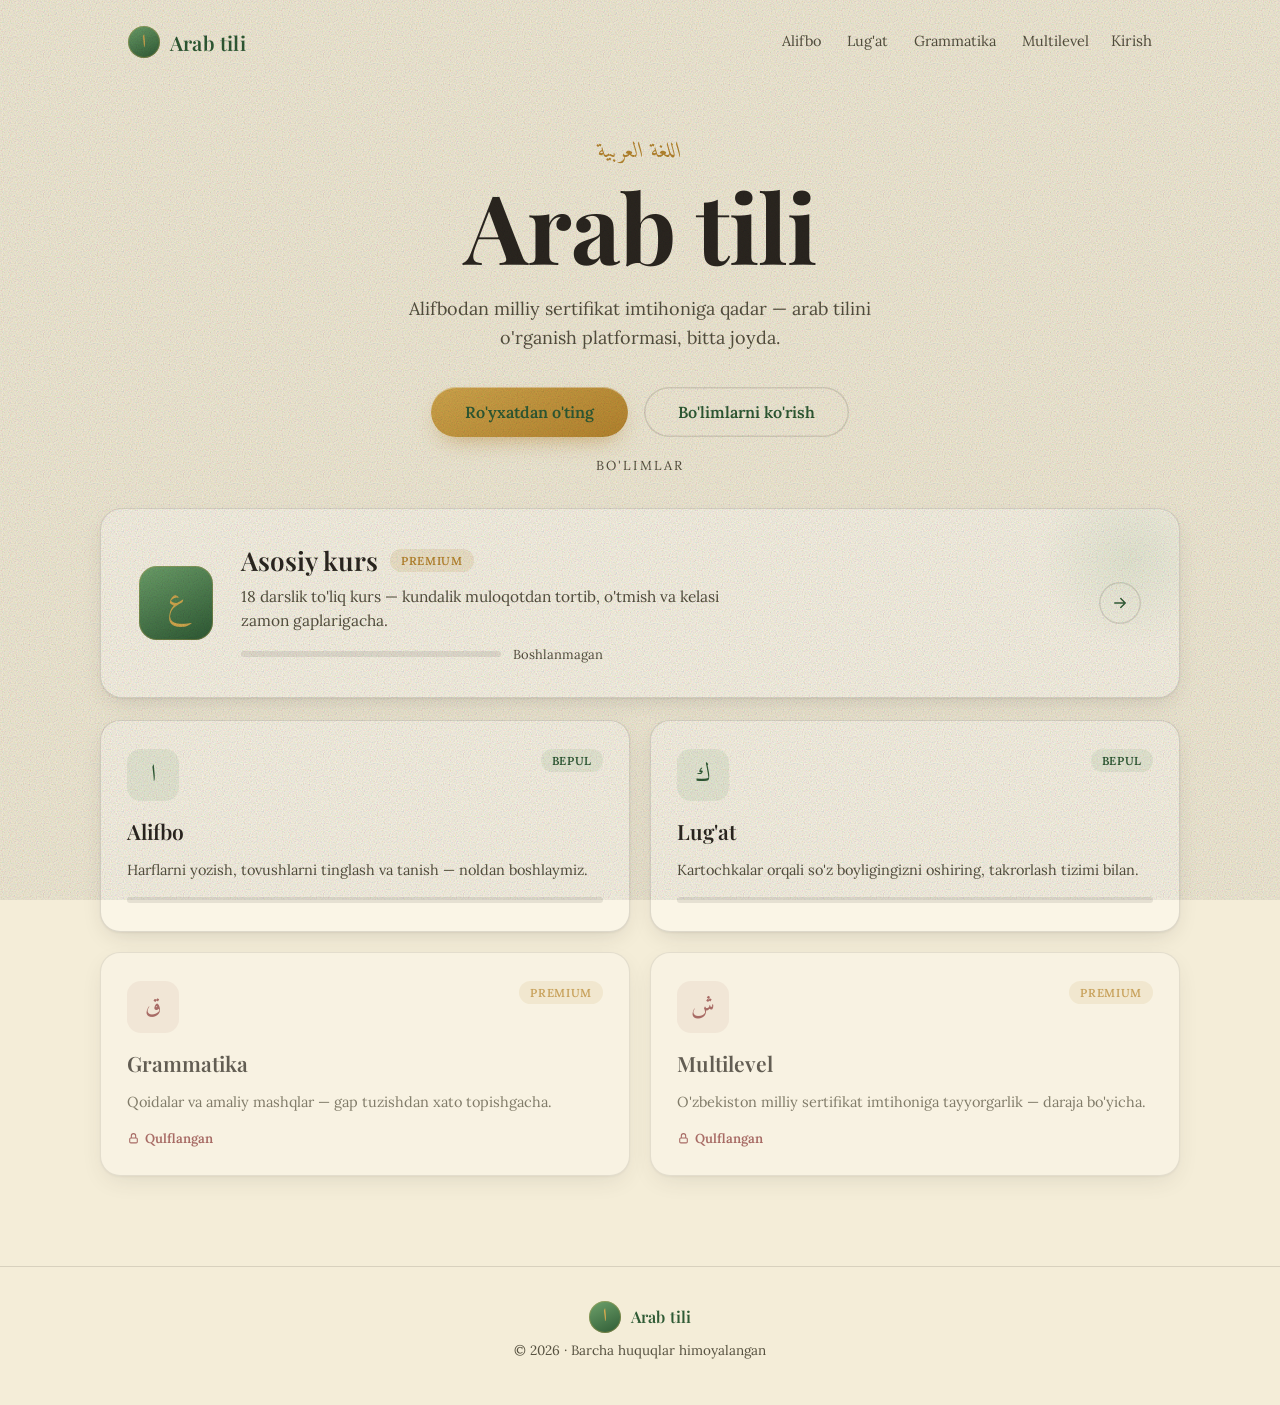
<file: index.html>
<!DOCTYPE html>
<html lang="uz">
<head>
<meta charset="UTF-8">
<meta name="viewport" content="width=device-width, initial-scale=1.0">
<title>Arab tili — Platforma</title>
<link rel="preconnect" href="https://fonts.googleapis.com">
<link rel="preconnect" href="https://fonts.gstatic.com" crossorigin>
<link href="https://fonts.googleapis.com/css2?family=Playfair+Display:ital,wght@0,500;0,600;0,700;0,800;1,500&family=Lora:ital,wght@0,400;0,500;0,600;1,400&family=Amiri:ital@0;1&display=swap" rel="stylesheet">
<link rel="stylesheet" href="styles.css">
</head>
<body>

<header>
  <div class="wrap header-row">
    <a class="brand" href="index.html">
      <span class="brand-mark" aria-hidden="true">ا</span>
      Arab tili
    </a>
    <div class="header-actions">
      <nav class="main-nav">
        <a href="alifbo.html">Alifbo</a>
        <a href="lugat.html">Lug'at</a>
        <a href="grammatika.html">Grammatika</a>
        <a href="multilevel.html">Multilevel</a>
      </nav>
      <a class="login-link" href="#">Kirish</a>
    </div>
  </div>
</header>

<main>
  <section class="hero wrap">
    <p class="eyebrow-ar" dir="rtl" lang="ar">اللغة العربية</p>
    <h1>Arab tili</h1>
    <p class="tagline">Alifbodan milliy sertifikat imtihoniga qadar — arab tilini o'rganish platformasi, bitta joyda.</p>
    <div class="cta-row">
      <a class="btn btn-primary" href="#">Ro'yxatdan o'ting</a>
      <a class="btn btn-ghost" href="#sections">Bo'limlarni ko'rish</a>
    </div>
  </section>

  <section class="sections wrap" id="sections">
    <p class="section-label">Bo'limlar</p>

    <a class="featured-card" href="kurs.html">
      <span class="featured-icon" aria-hidden="true">ﻉ</span>
      <span class="featured-body">
        <span class="featured-top">
          <h3 class="featured-title">Asosiy kurs</h3>
          <span class="badge badge-premium">Premium</span>
        </span>
        <p class="featured-desc">18 darslik to'liq kurs — kundalik muloqotdan tortib, o'tmish va kelasi zamon gaplarigacha.</p>
        <span class="progress-row">
          <span class="progress-track"><span class="progress-fill" style="width:0%"></span></span>
          <span class="progress-text">Boshlanmagan</span>
        </span>
      </span>
      <span class="featured-arrow" aria-hidden="true">
        <svg width="18" height="18" viewBox="0 0 24 24" fill="none"><path d="M5 12h14M13 6l6 6-6 6" stroke="currentColor" stroke-width="2" stroke-linecap="round" stroke-linejoin="round"/></svg>
      </span>
    </a>

    <div class="grid">
      <a class="card" href="alifbo.html">
        <div class="card-top">
          <span class="card-icon" aria-hidden="true">ا</span>
          <span class="badge badge-free">Bepul</span>
        </div>
        <h4 class="card-title">Alifbo</h4>
        <p class="card-desc">Harflarni yozish, tovushlarni tinglash va tanish — noldan boshlaymiz.</p>
        <div class="card-foot">
          <span class="progress-track"><span class="progress-fill" style="width:0%"></span></span>
        </div>
      </a>

      <a class="card" href="lugat.html">
        <div class="card-top">
          <span class="card-icon" aria-hidden="true">ﻙ</span>
          <span class="badge badge-free">Bepul</span>
        </div>
        <h4 class="card-title">Lug'at</h4>
        <p class="card-desc">Kartochkalar orqali so'z boyligingizni oshiring, takrorlash tizimi bilan.</p>
        <div class="card-foot">
          <span class="progress-track"><span class="progress-fill" style="width:0%"></span></span>
        </div>
      </a>

      <a class="card locked" href="grammatika.html">
        <div class="card-top">
          <span class="card-icon" aria-hidden="true">ﻕ</span>
          <span class="badge badge-premium">Premium</span>
        </div>
        <h4 class="card-title">Grammatika</h4>
        <p class="card-desc">Qoidalar va amaliy mashqlar — gap tuzishdan xato topishgacha.</p>
        <div class="card-foot">
          <span class="lock-icon">
            <svg width="13" height="13" viewBox="0 0 24 24" fill="none"><rect x="5" y="11" width="14" height="9" rx="2" stroke="currentColor" stroke-width="2"/><path d="M8 11V7a4 4 0 018 0v4" stroke="currentColor" stroke-width="2"/></svg>
            Qulflangan
          </span>
        </div>
      </a>

      <a class="card locked" href="multilevel.html">
        <div class="card-top">
          <span class="card-icon" aria-hidden="true">ﺵ</span>
          <span class="badge badge-premium">Premium</span>
        </div>
        <h4 class="card-title">Multilevel</h4>
        <p class="card-desc">O'zbekiston milliy sertifikat imtihoniga tayyorgarlik — daraja bo'yicha.</p>
        <div class="card-foot">
          <span class="lock-icon">
            <svg width="13" height="13" viewBox="0 0 24 24" fill="none"><rect x="5" y="11" width="14" height="9" rx="2" stroke="currentColor" stroke-width="2"/><path d="M8 11V7a4 4 0 018 0v4" stroke="currentColor" stroke-width="2"/></svg>
            Qulflangan
          </span>
        </div>
      </a>
    </div>
  </section>
</main>

<footer>
  <a class="brand" href="index.html">
    <span class="brand-mark" aria-hidden="true">ا</span>
    Arab tili
  </a>
  &copy; 2026 · Barcha huquqlar himoyalangan
</footer>

</body>
</html>
</file>
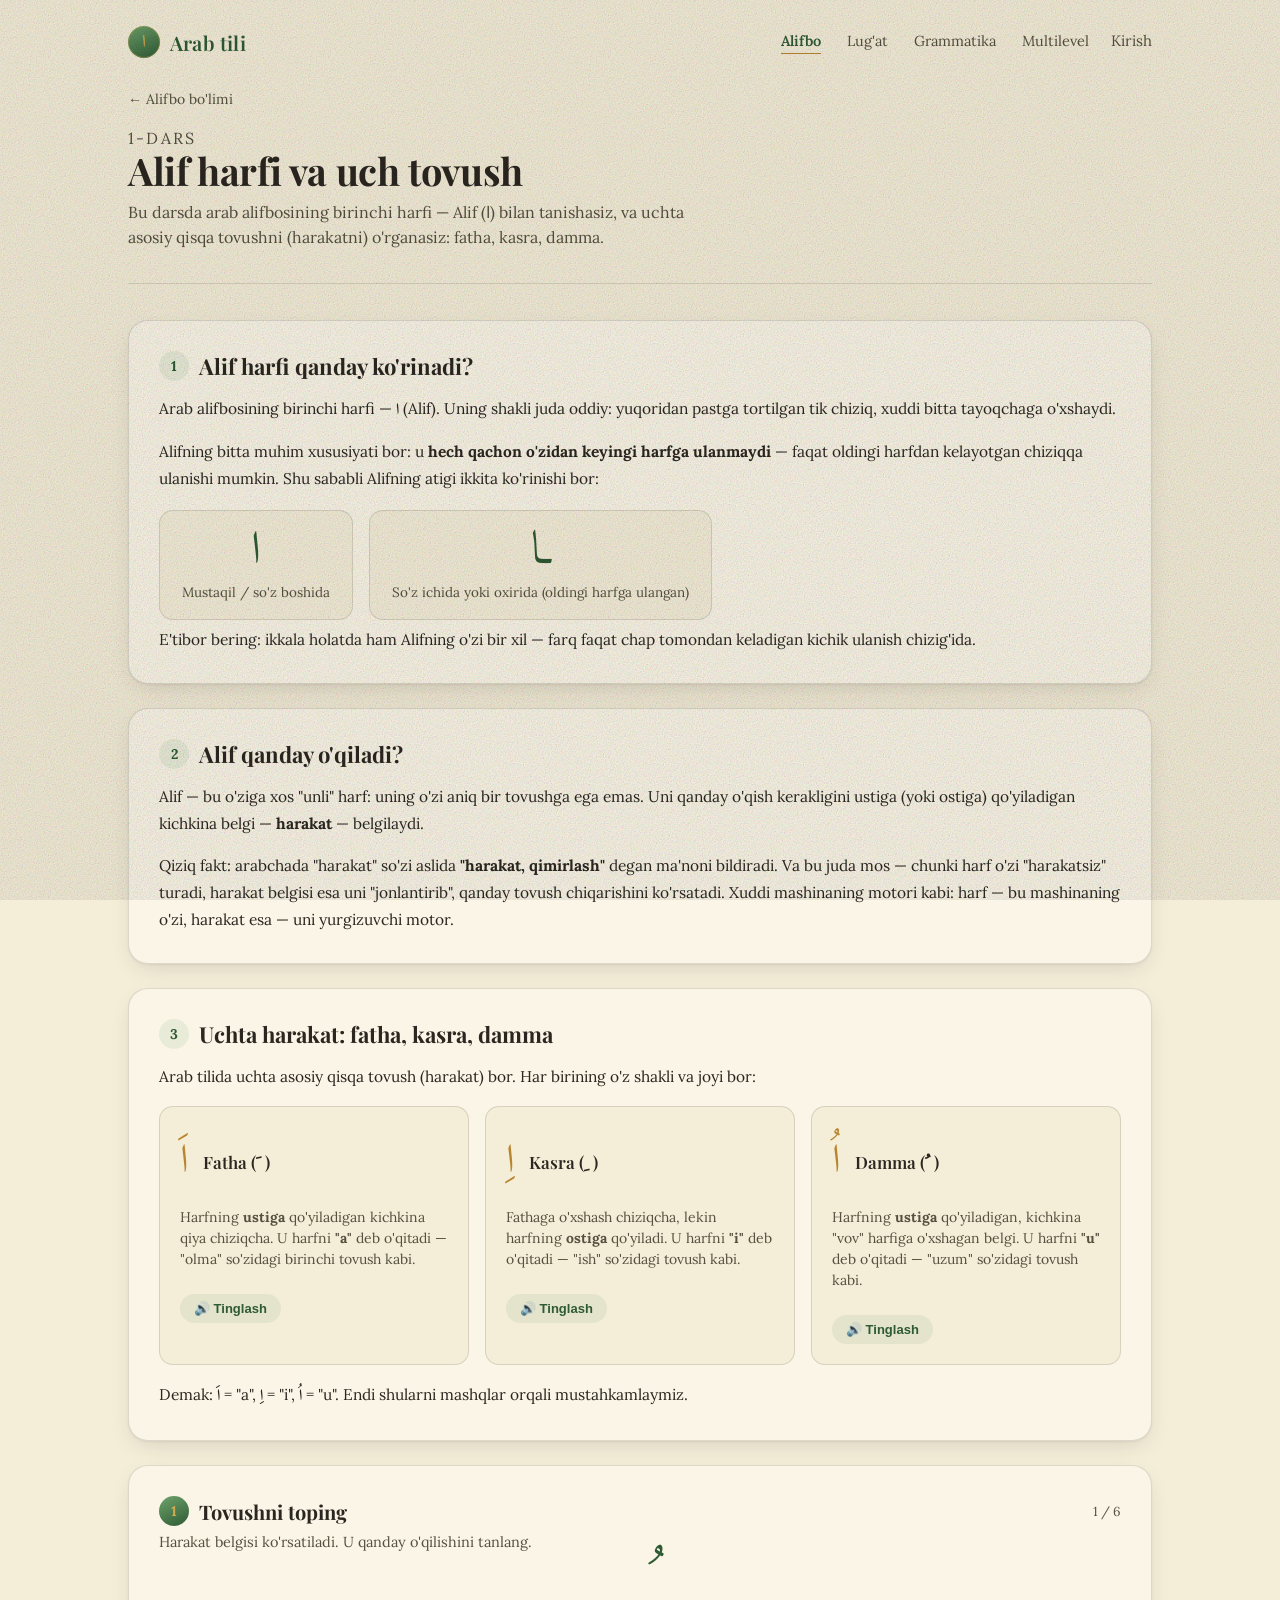
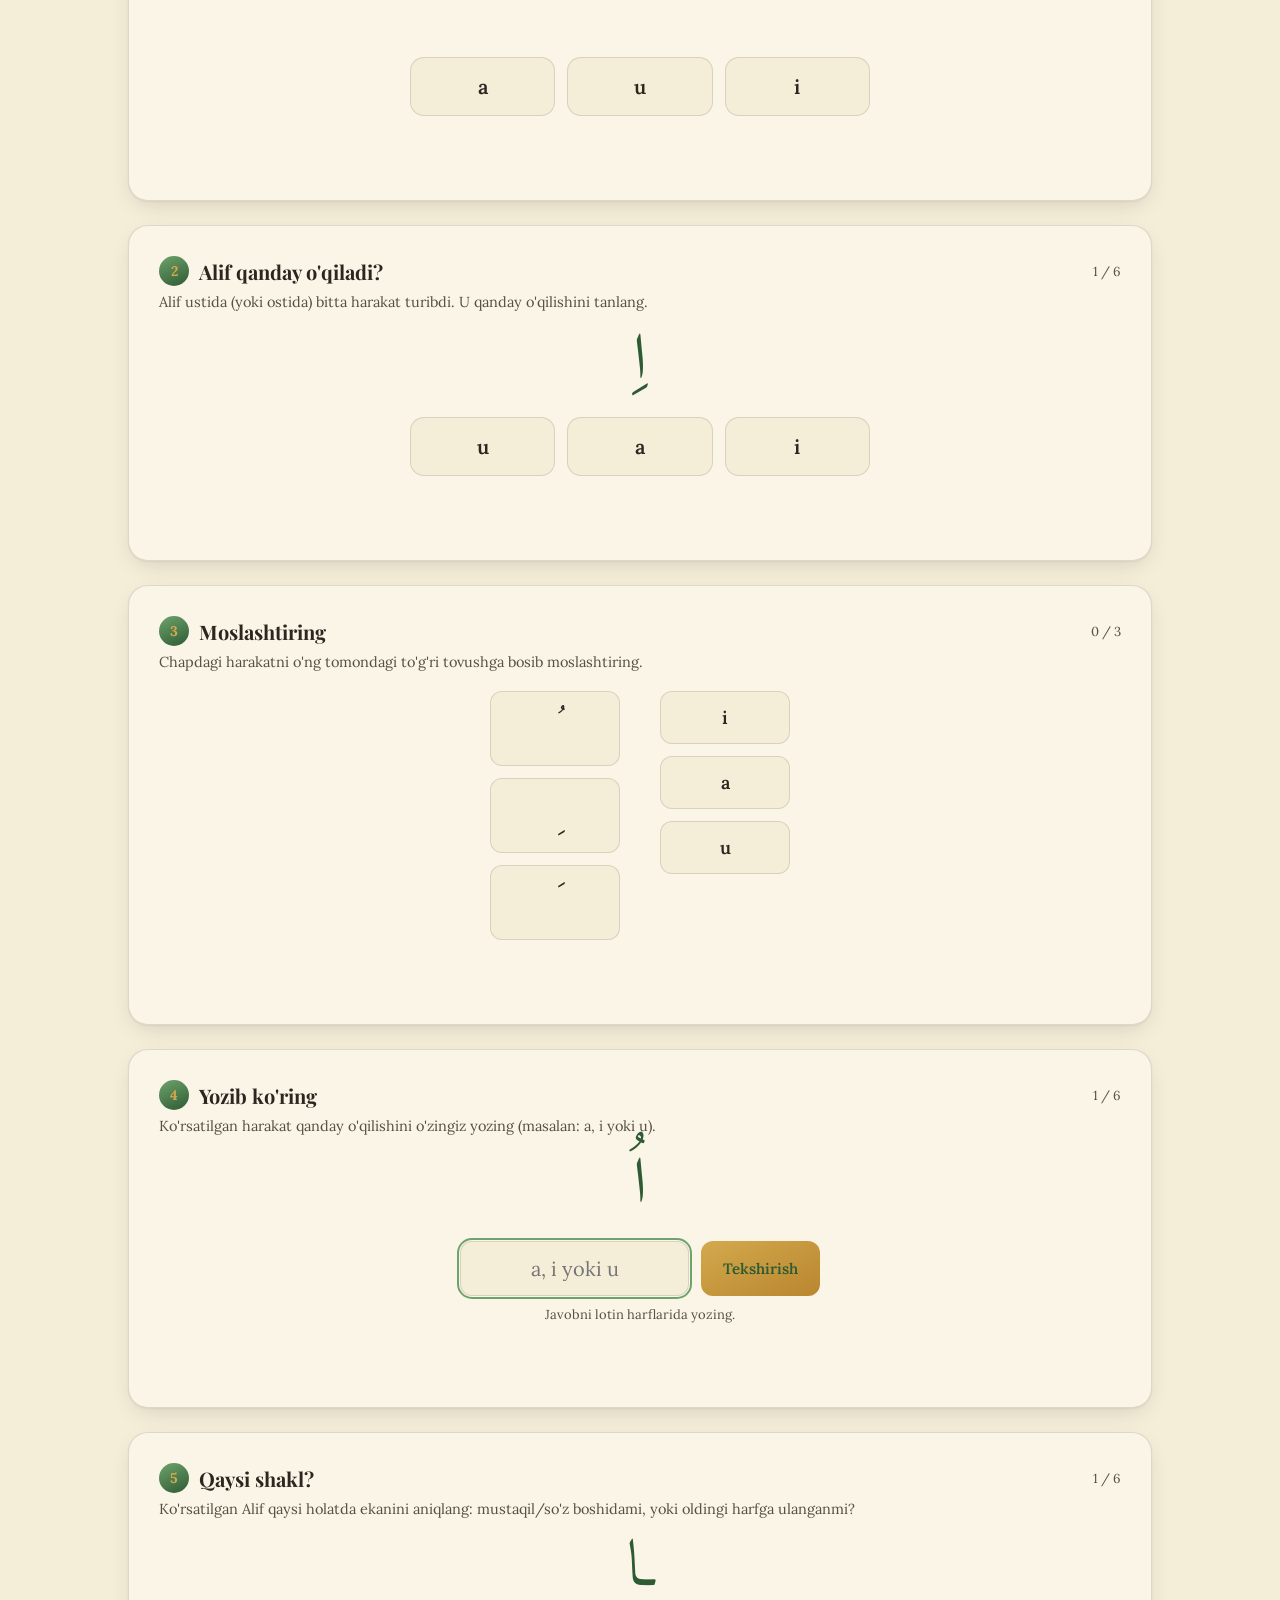
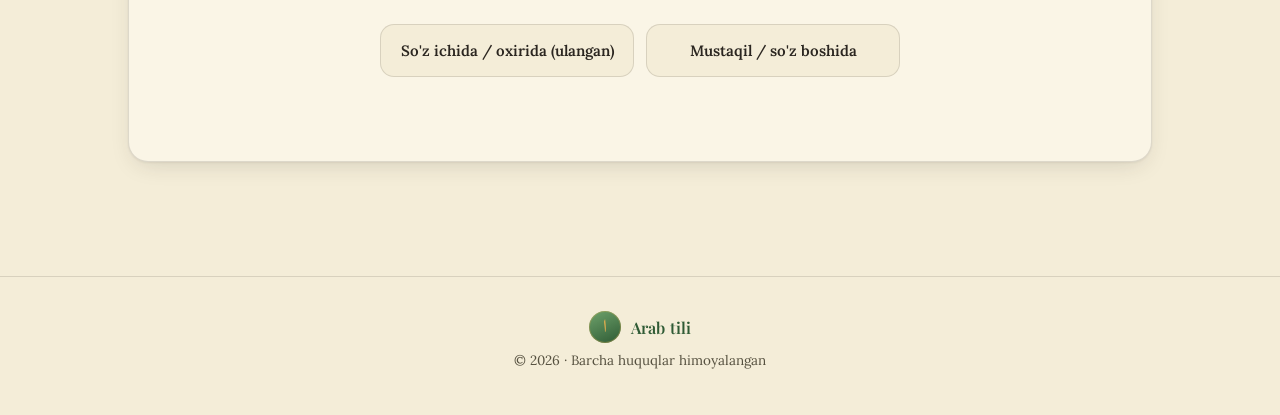
<file: alifbo-dars1.html>
<!DOCTYPE html>
<html lang="uz">
<head>
<meta charset="UTF-8">
<meta name="viewport" content="width=device-width, initial-scale=1.0">
<title>1-dars: Alif va harakatlar — Arab tili</title>
<link rel="preconnect" href="https://fonts.googleapis.com">
<link rel="preconnect" href="https://fonts.gstatic.com" crossorigin>
<link href="https://fonts.googleapis.com/css2?family=Playfair+Display:ital,wght@0,500;0,600;0,700;0,800;1,500&family=Lora:ital,wght@0,400;0,500;0,600;1,400&family=Amiri:ital@0;1&display=swap" rel="stylesheet">
<link rel="stylesheet" href="styles.css">
<style>
  .lesson-hero{ padding: 20px 0 32px; border-bottom: 1px solid var(--line); margin-bottom: 36px; }
  .lesson-kicker{ font-size: 13px; letter-spacing: 0.14em; text-transform: uppercase; color: var(--gold); margin: 0 0 8px; }
  .lesson-hero h1{ font-family:'Playfair Display', serif; font-weight:700; font-size: clamp(28px,4vw,38px); margin:0 0 10px; }
  .lesson-hero p{ color: var(--ink-soft); font-size: 16px; max-width: 560px; margin:0; line-height:1.6; }

  .block{
    background: var(--parchment-card);
    border: 1px solid var(--line);
    border-radius: 20px;
    box-shadow: var(--shadow);
    padding: 30px 30px;
    margin-bottom: 24px;
  }
  .block h2{
    font-family:'Playfair Display', serif;
    font-size: 22px;
    font-weight: 700;
    margin: 0 0 14px;
    display:flex; align-items:center; gap:10px;
  }
  .block h2 .num{
    width: 30px; height:30px;
    border-radius: 50%;
    background: var(--teal-tint);
    color: var(--teal-deep);
    font-size: 14px;
    font-family:'Lora', serif;
    font-weight:700;
    display:flex; align-items:center; justify-content:center;
    flex-shrink:0;
  }
  .block p{ font-size: 15.5px; line-height:1.75; color: var(--ink); margin: 0 0 14px; }
  .block p:last-child{ margin-bottom:0; }
  .block .ar{ font-family:'Amiri', serif; }

  .letter-forms{
    display:flex; gap:16px; flex-wrap:wrap; margin: 18px 0 6px;
  }
  .form-card{
    background: var(--parchment);
    border: 1px solid var(--line);
    border-radius: 14px;
    padding: 18px 22px;
    text-align:center;
    min-width: 140px;
  }
  .form-card .glyph{
    font-family:'Amiri', serif;
    font-size: 46px;
    color: var(--teal-deep);
    direction: rtl;
    line-height:1;
    margin-bottom: 8px;
  }
  .form-card .label{ font-size: 13.5px; color: var(--ink-soft); }

  .harakat-row{
    display:flex; gap:16px; flex-wrap:wrap; margin: 16px 0;
  }
  .harakat-card{
    flex:1; min-width: 200px;
    background: var(--parchment);
    border: 1px solid var(--line);
    border-radius: 14px;
    padding: 20px;
  }
  .harakat-card .glyph-row{ display:flex; align-items:center; gap:14px; margin-bottom:10px; }
  .harakat-card .glyph{
    font-family:'Amiri', serif;
    font-size: 40px;
    color: var(--gold);
    direction: rtl;
  }
  .harakat-card .name{ font-family:'Playfair Display', serif; font-weight:600; font-size: 17px; }
  .harakat-card .sound{ font-size: 14px; color: var(--ink-soft); line-height:1.5; }
  .play-btn{
    display:inline-flex; align-items:center; gap:6px;
    font-size: 13px; font-weight:600; color: var(--teal-deep);
    background: var(--teal-tint); border: none; border-radius: 999px;
    padding: 7px 14px; cursor:pointer; margin-top: 10px;
  }
  .play-btn:hover{ background: rgba(111,163,108,0.22); }

  /* ---------- Exercises ---------- */
  .exercise{
    background: var(--parchment-card);
    border: 1px solid var(--line);
    border-radius: 20px;
    box-shadow: var(--shadow);
    padding: 30px;
    margin-bottom: 24px;
  }
  .ex-head{ display:flex; align-items:center; justify-content:space-between; gap:14px; margin-bottom: 6px; flex-wrap:wrap; }
  .ex-title{ font-family:'Playfair Display', serif; font-weight:700; font-size: 20px; margin:0; display:flex; align-items:center; gap:10px; }
  .ex-title .num{
    width: 30px; height:30px; border-radius: 50%;
    background: linear-gradient(155deg, var(--teal), var(--teal-deep));
    color: var(--gold-light); font-size: 14px; font-family:'Lora',serif; font-weight:700;
    display:flex; align-items:center; justify-content:center; flex-shrink:0;
  }
  .ex-progress{ font-size: 13px; color: var(--ink-soft); }
  .ex-instr{ font-size: 14.5px; color: var(--ink-soft); margin: 0 0 20px; }

  .prompt-glyph{
    font-family:'Amiri', serif;
    font-size: 64px;
    color: var(--teal-deep);
    text-align:center;
    direction: rtl;
    margin: 6px 0 22px;
    line-height:1;
  }

  .opt-grid{ display:grid; grid-template-columns: repeat(auto-fit,minmax(110px,1fr)); gap: 12px; max-width: 460px; margin: 0 auto; }
  .opt-btn{
    font-family:'Lora', serif;
    font-size: 20px;
    font-weight:600;
    padding: 16px 10px;
    border-radius: 14px;
    border: 1.5px solid var(--line);
    background: var(--parchment);
    color: var(--ink);
    cursor:pointer;
    transition: border-color .15s ease, background .15s ease, transform .1s ease;
  }
  .opt-btn:hover{ border-color: var(--teal); transform: translateY(-1px); }
  .opt-btn.correct{ background: var(--teal-tint); border-color: var(--teal); color: var(--teal-deep); }
  .opt-btn.wrong{ background: rgba(139,58,58,0.1); border-color: var(--rose); color: var(--rose); }
  .opt-btn:disabled{ cursor:default; transform:none; }

  .ex-feedback{ text-align:center; font-size: 15px; font-weight:600; min-height: 24px; margin: 16px 0 4px; }
  .ex-feedback.ok{ color: var(--teal-deep); }
  .ex-feedback.err{ color: var(--rose); }

  .ex-actions{ display:flex; justify-content:center; margin-top: 14px; }
  .next-btn{
    font-family:'Lora', serif; font-weight:600; font-size: 14.5px;
    padding: 11px 26px; border-radius: 999px; border:none; cursor:pointer;
    background: linear-gradient(155deg, var(--gold-light), var(--gold));
    color: var(--teal-deep);
    display:none;
  }
  .next-btn.show{ display:inline-flex; }

  /* matching */
  .match-wrap{ display:flex; gap: 40px; justify-content:center; flex-wrap:wrap; }
  .match-col{ display:flex; flex-direction:column; gap: 12px; min-width: 130px; }
  .match-item{
    font-family:'Lora', serif; font-size: 18px; font-weight:600;
    padding: 14px 18px; border-radius: 12px; border: 1.5px solid var(--line);
    background: var(--parchment); cursor:pointer; text-align:center;
    transition: border-color .15s ease, background .15s ease;
  }
  .match-item.ar{ font-family:'Amiri', serif; font-size: 26px; direction: rtl; }
  .match-item.selected{ border-color: var(--teal); background: var(--teal-tint); }
  .match-item.matched{ border-color: var(--teal); background: var(--teal-tint); opacity: 0.55; cursor:default; }
  .match-item.shake{ border-color: var(--rose); }

  /* typed input */
  .type-row{ display:flex; gap: 12px; justify-content:center; max-width: 360px; margin: 0 auto; width: 100%; }
  .type-row input{
    flex:1; min-width: 0; font-family:'Lora', serif; font-size: 20px; text-align:center;
    padding: 14px 16px; border-radius: 12px; border: 1.5px solid var(--line);
    background: var(--parchment); color: var(--ink);
  }
  .type-row input:focus{ outline: 2px solid var(--teal); outline-offset: 1px; }
  .type-row button{
    flex-shrink: 0;
    font-family:'Lora', serif; font-weight:600; font-size: 15px;
    padding: 0 22px; border-radius: 12px; border:none; cursor:pointer;
    background: linear-gradient(155deg, var(--gold-light), var(--gold));
    color: var(--teal-deep);
  }
  .type-hint{ text-align:center; font-size: 13px; color: var(--ink-soft); margin-top: 10px; }

  .completed-banner{
    text-align:center; padding: 60px 30px; background: var(--parchment-card);
    border: 1px solid var(--line); border-radius: 20px; box-shadow: var(--shadow);
    display:none;
  }
  .completed-banner.show{ display:block; }
  .completed-banner h2{ font-family:'Playfair Display', serif; font-size: 28px; margin: 14px 0 8px; }
  .completed-banner p{ color: var(--ink-soft); font-size: 15.5px; }
  .completed-icon{
    width: 64px; height:64px; margin: 0 auto; border-radius:50%;
    background: linear-gradient(155deg, var(--gold-light), var(--gold));
    display:flex; align-items:center; justify-content:center; color: var(--teal-deep);
  }

  @media (max-width: 640px){
    .block, .exercise{ padding: 22px 18px; }
    .match-wrap{ gap: 20px; }
  }
</style>
</head>
<body>

<header>
  <div class="wrap header-row">
    <a class="brand" href="index.html">
      <span class="brand-mark" aria-hidden="true">ا</span>
      Arab tili
    </a>
    <div class="header-actions">
      <nav class="main-nav">
        <a href="alifbo.html" class="active" aria-current="page">Alifbo</a>
        <a href="lugat.html">Lug'at</a>
        <a href="grammatika.html">Grammatika</a>
        <a href="multilevel.html">Multilevel</a>
      </nav>
      <a class="login-link" href="#">Kirish</a>
    </div>
  </div>
</header>

<main class="wrap" style="padding-bottom:90px;">
  <section class="lesson-hero">
    <a class="back-link" href="alifbo.html">&larr; Alifbo bo'limi</a>
    <p class="lesson-kicker">1-dars</p>
    <h1>Alif harfi va uch tovush</h1>
    <p>Bu darsda arab alifbosining birinchi harfi — Alif (ا) bilan tanishasiz, va uchta asosiy qisqa tovushni (harakatni) o'rganasiz: fatha, kasra, damma.</p>
  </section>

  <!-- ===================== EXPLANATION 1: Alif shape ===================== -->
  <div class="block">
    <h2><span class="num">1</span> Alif harfi qanday ko'rinadi?</h2>
    <p>Arab alifbosining birinchi harfi — <b class="ar">ا</b> (Alif). Uning shakli juda oddiy: yuqoridan pastga tortilgan tik chiziq, xuddi bitta tayoqchaga o'xshaydi.</p>
    <p>Alifning bitta muhim xususiyati bor: u <b>hech qachon o'zidan keyingi harfga ulanmaydi</b> — faqat oldingi harfdan kelayotgan chiziqqa ulanishi mumkin. Shu sababli Alifning atigi ikkita ko'rinishi bor:</p>
    <div class="letter-forms">
      <div class="form-card">
        <div class="glyph">ا</div>
        <div class="label">Mustaqil / so'z boshida</div>
      </div>
      <div class="form-card">
        <div class="glyph">ـا</div>
        <div class="label">So'z ichida yoki oxirida (oldingi harfga ulangan)</div>
      </div>
    </div>
    <p>E'tibor bering: ikkala holatda ham Alifning o'zi bir xil — farq faqat chap tomondan keladigan kichik ulanish chizig'ida.</p>
  </div>

  <!-- ===================== EXPLANATION 2: pronunciation concept ===================== -->
  <div class="block">
    <h2><span class="num">2</span> Alif qanday o'qiladi?</h2>
    <p>Alif — bu o'ziga xos "unli" harf: uning o'zi aniq bir tovushga ega emas. Uni qanday o'qish kerakligini ustiga (yoki ostiga) qo'yiladigan kichkina belgi — <b>harakat</b> — belgilaydi.</p>
    <p>Qiziq fakt: arabchada "harakat" so'zi aslida <b>"harakat, qimirlash"</b> degan ma'noni bildiradi. Va bu juda mos — chunki harf o'zi "harakatsiz" turadi, harakat belgisi esa uni "jonlantirib", qanday tovush chiqarishini ko'rsatadi. Xuddi mashinaning motori kabi: harf — bu mashinaning o'zi, harakat esa — uni yurgizuvchi motor.</p>
  </div>

  <!-- ===================== EXPLANATION 3: the three harakat ===================== -->
  <div class="block">
    <h2><span class="num">3</span> Uchta harakat: fatha, kasra, damma</h2>
    <p>Arab tilida uchta asosiy qisqa tovush (harakat) bor. Har birining o'z shakli va joyi bor:</p>
    <div class="harakat-row">
      <div class="harakat-card">
        <div class="glyph-row">
          <span class="glyph">اَ</span>
          <span class="name">Fatha ( َ )</span>
        </div>
        <p class="sound">Harfning <b>ustiga</b> qo'yiladigan kichkina qiya chiziqcha. U harfni <b>"a"</b> deb o'qitadi — "olma" so'zidagi birinchi tovush kabi.</p>
        <button class="play-btn" onclick="speakArabic('اَ')">🔊 Tinglash</button>
      </div>
      <div class="harakat-card">
        <div class="glyph-row">
          <span class="glyph">اِ</span>
          <span class="name">Kasra ( ِ )</span>
        </div>
        <p class="sound">Fathaga o'xshash chiziqcha, lekin harfning <b>ostiga</b> qo'yiladi. U harfni <b>"i"</b> deb o'qitadi — "ish" so'zidagi tovush kabi.</p>
        <button class="play-btn" onclick="speakArabic('اِ')">🔊 Tinglash</button>
      </div>
      <div class="harakat-card">
        <div class="glyph-row">
          <span class="glyph">اُ</span>
          <span class="name">Damma ( ُ )</span>
        </div>
        <p class="sound">Harfning <b>ustiga</b> qo'yiladigan, kichkina "vov" harfiga o'xshagan belgi. U harfni <b>"u"</b> deb o'qitadi — "uzum" so'zidagi tovush kabi.</p>
        <button class="play-btn" onclick="speakArabic('اُ')">🔊 Tinglash</button>
      </div>
    </div>
    <p>Demak: <b class="ar">اَ</b> = "a", <b class="ar">اِ</b> = "i", <b class="ar">اُ</b> = "u". Endi shularni mashqlar orqali mustahkamlaymiz.</p>
  </div>

  <!-- ===================== EXERCISE 1 ===================== -->
  <div class="exercise" id="ex1">
    <div class="ex-head">
      <h3 class="ex-title"><span class="num">1</span> Tovushni toping</h3>
      <span class="ex-progress" id="ex1-progress">1 / 6</span>
    </div>
    <p class="ex-instr">Harakat belgisi ko'rsatiladi. U qanday o'qilishini tanlang.</p>
    <div class="prompt-glyph" id="ex1-prompt">َ</div>
    <div class="opt-grid" id="ex1-opts"></div>
    <p class="ex-feedback" id="ex1-feedback"></p>
    <div class="ex-actions"><button class="next-btn" id="ex1-next" onclick="nextRound('ex1')">Keyingisi &rarr;</button></div>
  </div>

  <!-- ===================== EXERCISE 2 ===================== -->
  <div class="exercise" id="ex2">
    <div class="ex-head">
      <h3 class="ex-title"><span class="num">2</span> Alif qanday o'qiladi?</h3>
      <span class="ex-progress" id="ex2-progress">1 / 6</span>
    </div>
    <p class="ex-instr">Alif ustida (yoki ostida) bitta harakat turibdi. U qanday o'qilishini tanlang.</p>
    <div class="prompt-glyph" id="ex2-prompt">اَ</div>
    <div class="opt-grid" id="ex2-opts"></div>
    <p class="ex-feedback" id="ex2-feedback"></p>
    <div class="ex-actions"><button class="next-btn" id="ex2-next" onclick="nextRound('ex2')">Keyingisi &rarr;</button></div>
  </div>

  <!-- ===================== EXERCISE 3: matching ===================== -->
  <div class="exercise" id="ex3">
    <div class="ex-head">
      <h3 class="ex-title"><span class="num">3</span> Moslashtiring</h3>
      <span class="ex-progress" id="ex3-progress">0 / 3</span>
    </div>
    <p class="ex-instr">Chapdagi harakatni o'ng tomondagi to'g'ri tovushga bosib moslashtiring.</p>
    <div class="match-wrap">
      <div class="match-col" id="ex3-left"></div>
      <div class="match-col" id="ex3-right"></div>
    </div>
    <p class="ex-feedback" id="ex3-feedback"></p>
    <div class="ex-actions"><button class="next-btn" id="ex3-next" onclick="finishMatching()">Davom etish &rarr;</button></div>
  </div>

  <!-- ===================== EXERCISE 4: typed input ===================== -->
  <div class="exercise" id="ex4">
    <div class="ex-head">
      <h3 class="ex-title"><span class="num">4</span> Yozib ko'ring</h3>
      <span class="ex-progress" id="ex4-progress">1 / 6</span>
    </div>
    <p class="ex-instr">Ko'rsatilgan harakat qanday o'qilishini o'zingiz yozing (masalan: a, i yoki u).</p>
    <div class="prompt-glyph" id="ex4-prompt">اُ</div>
    <div class="type-row">
      <input type="text" id="ex4-input" placeholder="a, i yoki u" maxlength="3" autocomplete="off" onkeydown="if(event.key==='Enter')checkTyped()">
      <button onclick="checkTyped()">Tekshirish</button>
    </div>
    <p class="type-hint">Javobni lotin harflarida yozing.</p>
    <p class="ex-feedback" id="ex4-feedback"></p>
    <div class="ex-actions"><button class="next-btn" id="ex4-next" onclick="nextRound('ex4')">Keyingisi &rarr;</button></div>
  </div>

  <!-- ===================== EXERCISE 5: form recognition ===================== -->
  <div class="exercise" id="ex5">
    <div class="ex-head">
      <h3 class="ex-title"><span class="num">5</span> Qaysi shakl?</h3>
      <span class="ex-progress" id="ex5-progress">1 / 6</span>
    </div>
    <p class="ex-instr">Ko'rsatilgan Alif qaysi holatda ekanini aniqlang: mustaqil/so'z boshidami, yoki oldingi harfga ulanganmi?</p>
    <div class="prompt-glyph" id="ex5-prompt">ا</div>
    <div class="opt-grid" id="ex5-opts" style="max-width:520px;"></div>
    <p class="ex-feedback" id="ex5-feedback"></p>
    <div class="ex-actions"><button class="next-btn" id="ex5-next" onclick="nextRound('ex5')">Keyingisi &rarr;</button></div>
  </div>

  <div class="completed-banner" id="completed">
    <div class="completed-icon" aria-hidden="true">
      <svg width="28" height="28" viewBox="0 0 24 24" fill="none"><path d="M20 6L9 17l-5-5" stroke="currentColor" stroke-width="2.5" stroke-linecap="round" stroke-linejoin="round"/></svg>
    </div>
    <h2>Tabriklaymiz!</h2>
    <p>1-darsni muvaffaqiyatli tugatdingiz. Alif harfi va uchta harakatni endi bilasiz.</p>
  </div>
</main>

<footer>
  <a class="brand" href="index.html">
    <span class="brand-mark" aria-hidden="true">ا</span>
    Arab tili
  </a>
  &copy; 2026 · Barcha huquqlar himoyalangan
</footer>

<script>
/* ============================================================
   Audio (Web Speech API) — best-effort; browser voice quality varies.
   ============================================================ */
function speakArabic(text){
  if(!('speechSynthesis' in window)) return;
  window.speechSynthesis.cancel();
  const u = new SpeechSynthesisUtterance(text);
  const voices = window.speechSynthesis.getVoices();
  const arVoice = voices.find(v => v.lang && v.lang.toLowerCase().startsWith('ar'));
  if(arVoice) u.voice = arVoice;
  u.lang = 'ar-SA';
  u.rate = 0.8;
  window.speechSynthesis.speak(u);
}

/* ============================================================
   Shared helpers
   ============================================================ */
function shuffle(arr){
  const a = arr.slice();
  for(let i = a.length - 1; i > 0; i--){
    const j = Math.floor(Math.random() * (i + 1));
    [a[i], a[j]] = [a[j], a[i]];
  }
  return a;
}
function pick(arr){ return arr[Math.floor(Math.random() * arr.length)]; }

const HARAKAT = [
  { glyph: 'َ',  alif: 'اَ', sound: 'a' },
  { glyph: 'ِ',  alif: 'اِ', sound: 'i' },
  { glyph: 'ُ',  alif: 'اُ', sound: 'u' },
];

const TOTAL_ROUNDS = { ex1: 6, ex2: 6, ex4: 6, ex5: 6 };
const state = {
  ex1: { round: 0, current: null },
  ex2: { round: 0, current: null },
  ex4: { round: 0, current: null },
  ex5: { round: 0, current: null },
};
const completedExercises = new Set();

function markExerciseDone(key){
  completedExercises.add(key);
  if(completedExercises.size === 5){
    document.getElementById('completed').classList.add('show');
    document.getElementById('completed').scrollIntoView({ behavior: 'smooth', block: 'center' });
  }
}

/* ============================================================
   Generic MCQ round renderer (used by ex1, ex2, ex5)
   ============================================================ */
function renderMCQRound(key, promptText, correctLabel, allLabels, isArabicOptions){
  const promptEl = document.getElementById(key + '-prompt');
  const optsEl = document.getElementById(key + '-opts');
  const feedbackEl = document.getElementById(key + '-feedback');
  const nextBtn = document.getElementById(key + '-next');

  promptEl.textContent = promptText;
  feedbackEl.textContent = '';
  feedbackEl.className = 'ex-feedback';
  nextBtn.classList.remove('show');
  optsEl.innerHTML = '';

  const options = shuffle(allLabels);
  options.forEach(label => {
    const btn = document.createElement('button');
    btn.className = 'opt-btn' + (isArabicOptions ? ' ar' : '');
    btn.textContent = label;
    btn.onclick = () => handleMCQAnswer(key, btn, label, correctLabel, optsEl);
    optsEl.appendChild(btn);
  });
}

function handleMCQAnswer(key, btn, chosen, correct, optsEl){
  const buttons = optsEl.querySelectorAll('.opt-btn');
  buttons.forEach(b => b.disabled = true);
  const feedbackEl = document.getElementById(key + '-feedback');
  const nextBtn = document.getElementById(key + '-next');

  if(chosen === correct){
    btn.classList.add('correct');
    feedbackEl.textContent = "To'g'ri! 👏";
    feedbackEl.className = 'ex-feedback ok';
  } else {
    btn.classList.add('wrong');
    buttons.forEach(b => { if(b.textContent === correct) b.classList.add('correct'); });
    feedbackEl.textContent = "Unchalik emas — to'g'ri javob: " + correct;
    feedbackEl.className = 'ex-feedback err';
  }
  nextBtn.classList.add('show');
}

function nextRound(key){
  const s = state[key];
  s.round++;
  document.getElementById(key + '-progress').textContent = Math.min(s.round + 1, TOTAL_ROUNDS[key]) + ' / ' + TOTAL_ROUNDS[key];

  if(s.round >= TOTAL_ROUNDS[key]){
    document.getElementById(key + '-next').classList.remove('show');
    document.getElementById(key + '-progress').textContent = TOTAL_ROUNDS[key] + ' / ' + TOTAL_ROUNDS[key];
    const feedbackEl = document.getElementById(key + '-feedback');
    feedbackEl.textContent = "Mashq tugadi! ✅";
    feedbackEl.className = 'ex-feedback ok';
    document.getElementById(key + '-opts') && (document.getElementById(key + '-opts').innerHTML = '');
    const promptEl = document.getElementById(key + '-prompt');
    if(promptEl) promptEl.textContent = '✓';
    markExerciseDone(key);
    return;
  }

  if(key === 'ex1'){
    const h = pick(HARAKAT);
    renderMCQRound('ex1', h.glyph, h.sound, ['a','i','u']);
  } else if(key === 'ex2'){
    const h = pick(HARAKAT);
    renderMCQRound('ex2', h.alif, h.sound, ['a','i','u']);
  } else if(key === 'ex5'){
    renderEx5Round();
  } else if(key === 'ex4'){
    renderEx4Round();
  }
}

/* ============================================================
   Exercise 4: typed input
   ============================================================ */
function renderEx4Round(){
  const h = pick(HARAKAT);
  state.ex4.current = h;
  document.getElementById('ex4-prompt').textContent = h.alif;
  document.getElementById('ex4-input').value = '';
  document.getElementById('ex4-input').disabled = false;
  document.getElementById('ex4-feedback').textContent = '';
  document.getElementById('ex4-feedback').className = 'ex-feedback';
  document.getElementById('ex4-next').classList.remove('show');
  document.getElementById('ex4-input').focus();
}

function checkTyped(){
  const input = document.getElementById('ex4-input');
  const feedbackEl = document.getElementById('ex4-feedback');
  const nextBtn = document.getElementById('ex4-next');
  const answer = input.value.trim().toLowerCase();
  const correct = state.ex4.current.sound;

  if(!answer) return;
  input.disabled = true;

  if(answer === correct){
    feedbackEl.textContent = "To'g'ri! 👏";
    feedbackEl.className = 'ex-feedback ok';
  } else {
    feedbackEl.textContent = "Unchalik emas — to'g'ri javob: \"" + correct + "\"";
    feedbackEl.className = 'ex-feedback err';
  }
  nextBtn.classList.add('show');
}

/* ============================================================
   Exercise 5: which form (isolated/initial vs joined)
   ============================================================ */
function renderEx5Round(){
  const isJoined = Math.random() < 0.5;
  document.getElementById('ex5-prompt').textContent = isJoined ? 'ـا' : 'ا';
  const correct = isJoined ? "So'z ichida / oxirida (ulangan)" : "Mustaqil / so'z boshida";
  const optsEl = document.getElementById('ex5-opts');
  const feedbackEl = document.getElementById('ex5-feedback');
  const nextBtn = document.getElementById('ex5-next');
  feedbackEl.textContent = '';
  feedbackEl.className = 'ex-feedback';
  nextBtn.classList.remove('show');
  optsEl.innerHTML = '';

  const labels = shuffle(["Mustaqil / so'z boshida", "So'z ichida / oxirida (ulangan)"]);
  labels.forEach(label => {
    const btn = document.createElement('button');
    btn.className = 'opt-btn';
    btn.style.fontSize = '15px';
    btn.textContent = label;
    btn.onclick = () => handleMCQAnswer('ex5', btn, label, correct, optsEl);
    optsEl.appendChild(btn);
  });
}

/* ============================================================
   Exercise 3: matching
   ============================================================ */
let matchSelected = null;
let matchPairsSolved = 0;

function renderMatching(){
  const left = shuffle(HARAKAT.map(h => ({ id: h.sound, display: h.glyph, ar: true })));
  const right = shuffle(HARAKAT.map(h => ({ id: h.sound, display: h.sound, ar: false })));

  const leftEl = document.getElementById('ex3-left');
  const rightEl = document.getElementById('ex3-right');
  leftEl.innerHTML = '';
  rightEl.innerHTML = '';

  left.forEach(item => {
    const el = document.createElement('div');
    el.className = 'match-item ar';
    el.textContent = item.display;
    el.dataset.id = item.id;
    el.dataset.side = 'left';
    el.onclick = () => handleMatchClick(el);
    leftEl.appendChild(el);
  });
  right.forEach(item => {
    const el = document.createElement('div');
    el.className = 'match-item';
    el.textContent = item.display;
    el.dataset.id = item.id;
    el.dataset.side = 'right';
    el.onclick = () => handleMatchClick(el);
    rightEl.appendChild(el);
  });

  matchSelected = null;
  matchPairsSolved = 0;
  document.getElementById('ex3-progress').textContent = '0 / 3';
  document.getElementById('ex3-feedback').textContent = '';
  document.getElementById('ex3-next').classList.remove('show');
}

function handleMatchClick(el){
  if(el.classList.contains('matched')) return;

  if(!matchSelected){
    matchSelected = el;
    el.classList.add('selected');
    return;
  }
  if(matchSelected === el) return;

  if(matchSelected.dataset.side === el.dataset.side){
    matchSelected.classList.remove('selected');
    matchSelected = el;
    el.classList.add('selected');
    return;
  }

  const feedbackEl = document.getElementById('ex3-feedback');
  if(matchSelected.dataset.id === el.dataset.id){
    matchSelected.classList.remove('selected');
    matchSelected.classList.add('matched');
    el.classList.add('matched');
    matchSelected = null;
    matchPairsSolved++;
    document.getElementById('ex3-progress').textContent = matchPairsSolved + ' / 3';
    feedbackEl.textContent = "To'g'ri! 👏";
    feedbackEl.className = 'ex-feedback ok';
    if(matchPairsSolved === 3){
      feedbackEl.textContent = "Barcha juftlik topildi! ✅";
      document.getElementById('ex3-next').classList.add('show');
    }
  } else {
    el.classList.add('shake');
    matchSelected.classList.add('shake');
    feedbackEl.textContent = "Bu juftlik emas, qayta urinib ko'ring";
    feedbackEl.className = 'ex-feedback err';
    const a = matchSelected, b = el;
    setTimeout(() => { a.classList.remove('shake','selected'); b.classList.remove('shake'); }, 500);
    matchSelected = null;
  }
}

function finishMatching(){
  markExerciseDone('ex3');
}

/* ============================================================
   Init
   ============================================================ */
document.getElementById('ex1-progress').textContent = '1 / ' + TOTAL_ROUNDS.ex1;
document.getElementById('ex2-progress').textContent = '1 / ' + TOTAL_ROUNDS.ex2;
document.getElementById('ex4-progress').textContent = '1 / ' + TOTAL_ROUNDS.ex4;
document.getElementById('ex5-progress').textContent = '1 / ' + TOTAL_ROUNDS.ex5;

(function initEx1(){ const h = pick(HARAKAT); renderMCQRound('ex1', h.glyph, h.sound, ['a','i','u']); })();
(function initEx2(){ const h = pick(HARAKAT); renderMCQRound('ex2', h.alif, h.sound, ['a','i','u']); })();
renderEx4Round();
renderEx5Round();
renderMatching();

if('speechSynthesis' in window){
  window.speechSynthesis.onvoiceschanged = () => {};
}
</script>
</body>
</html>
</file>
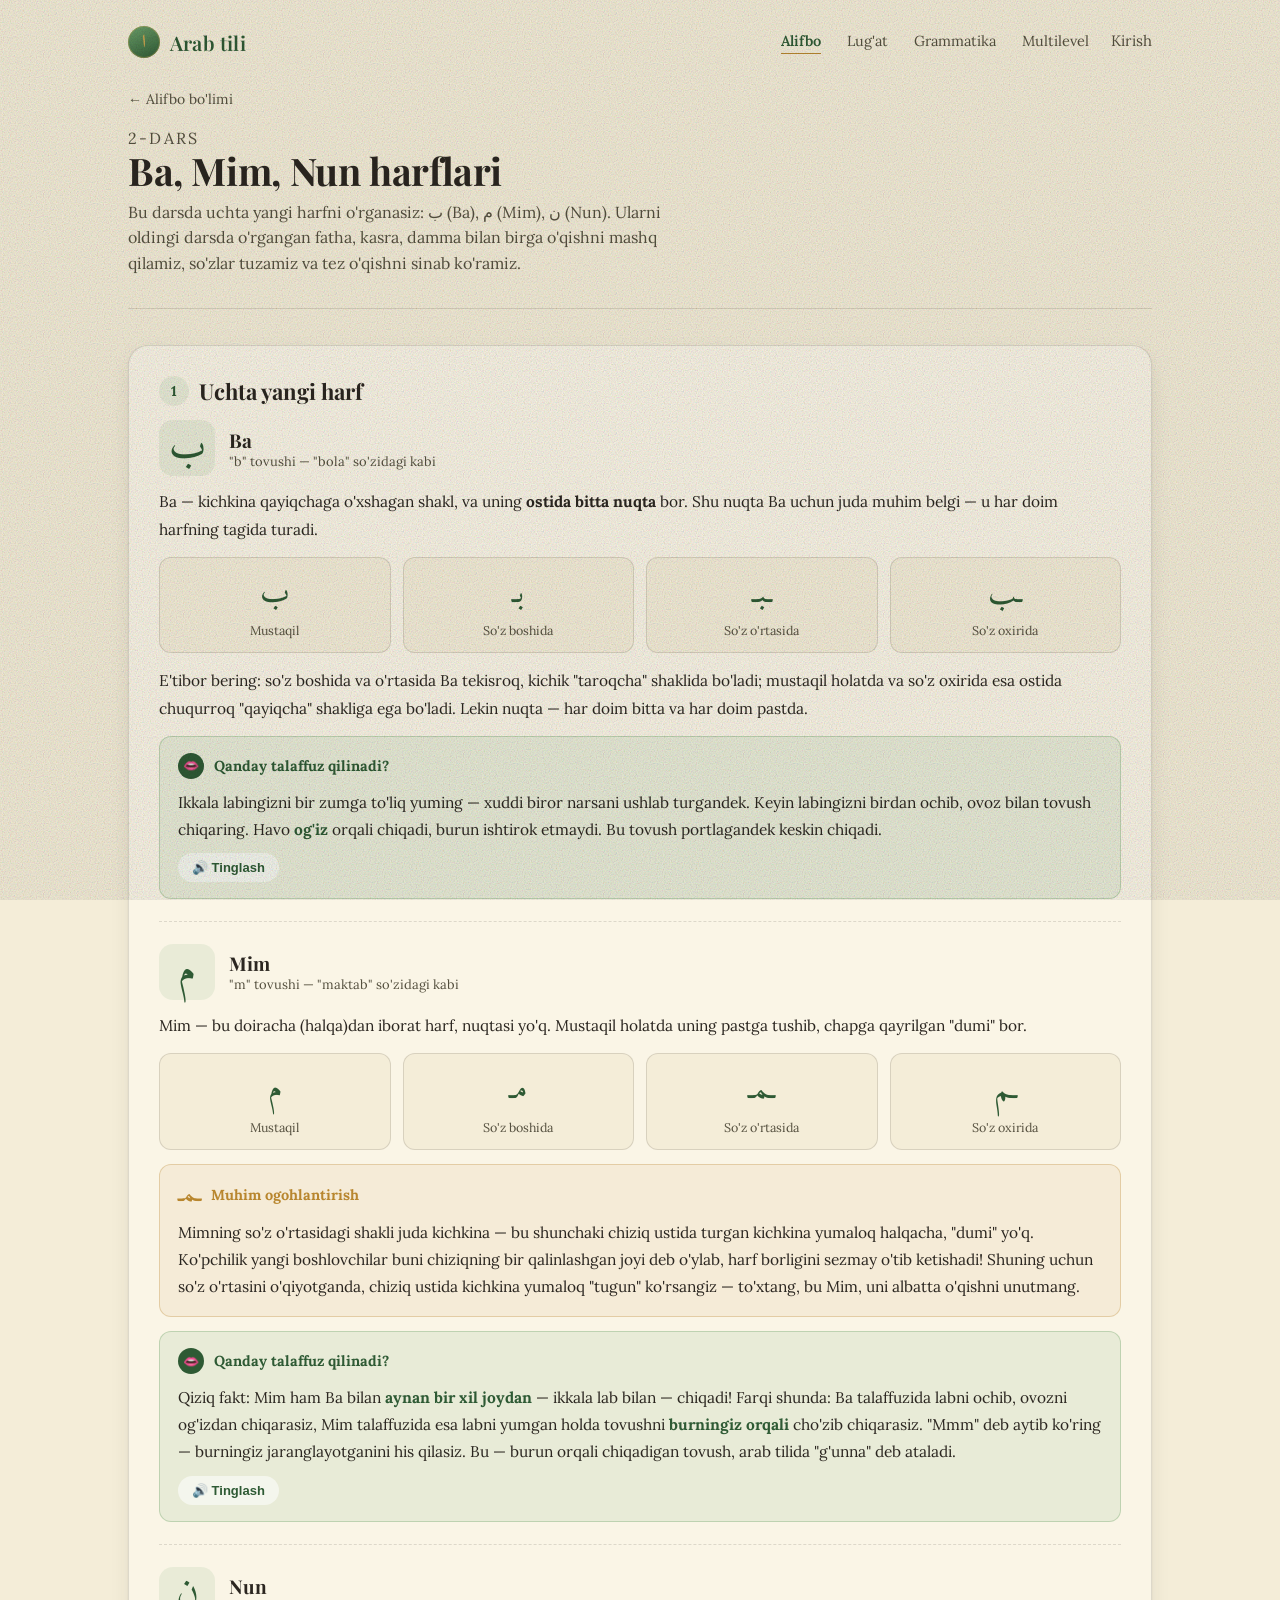
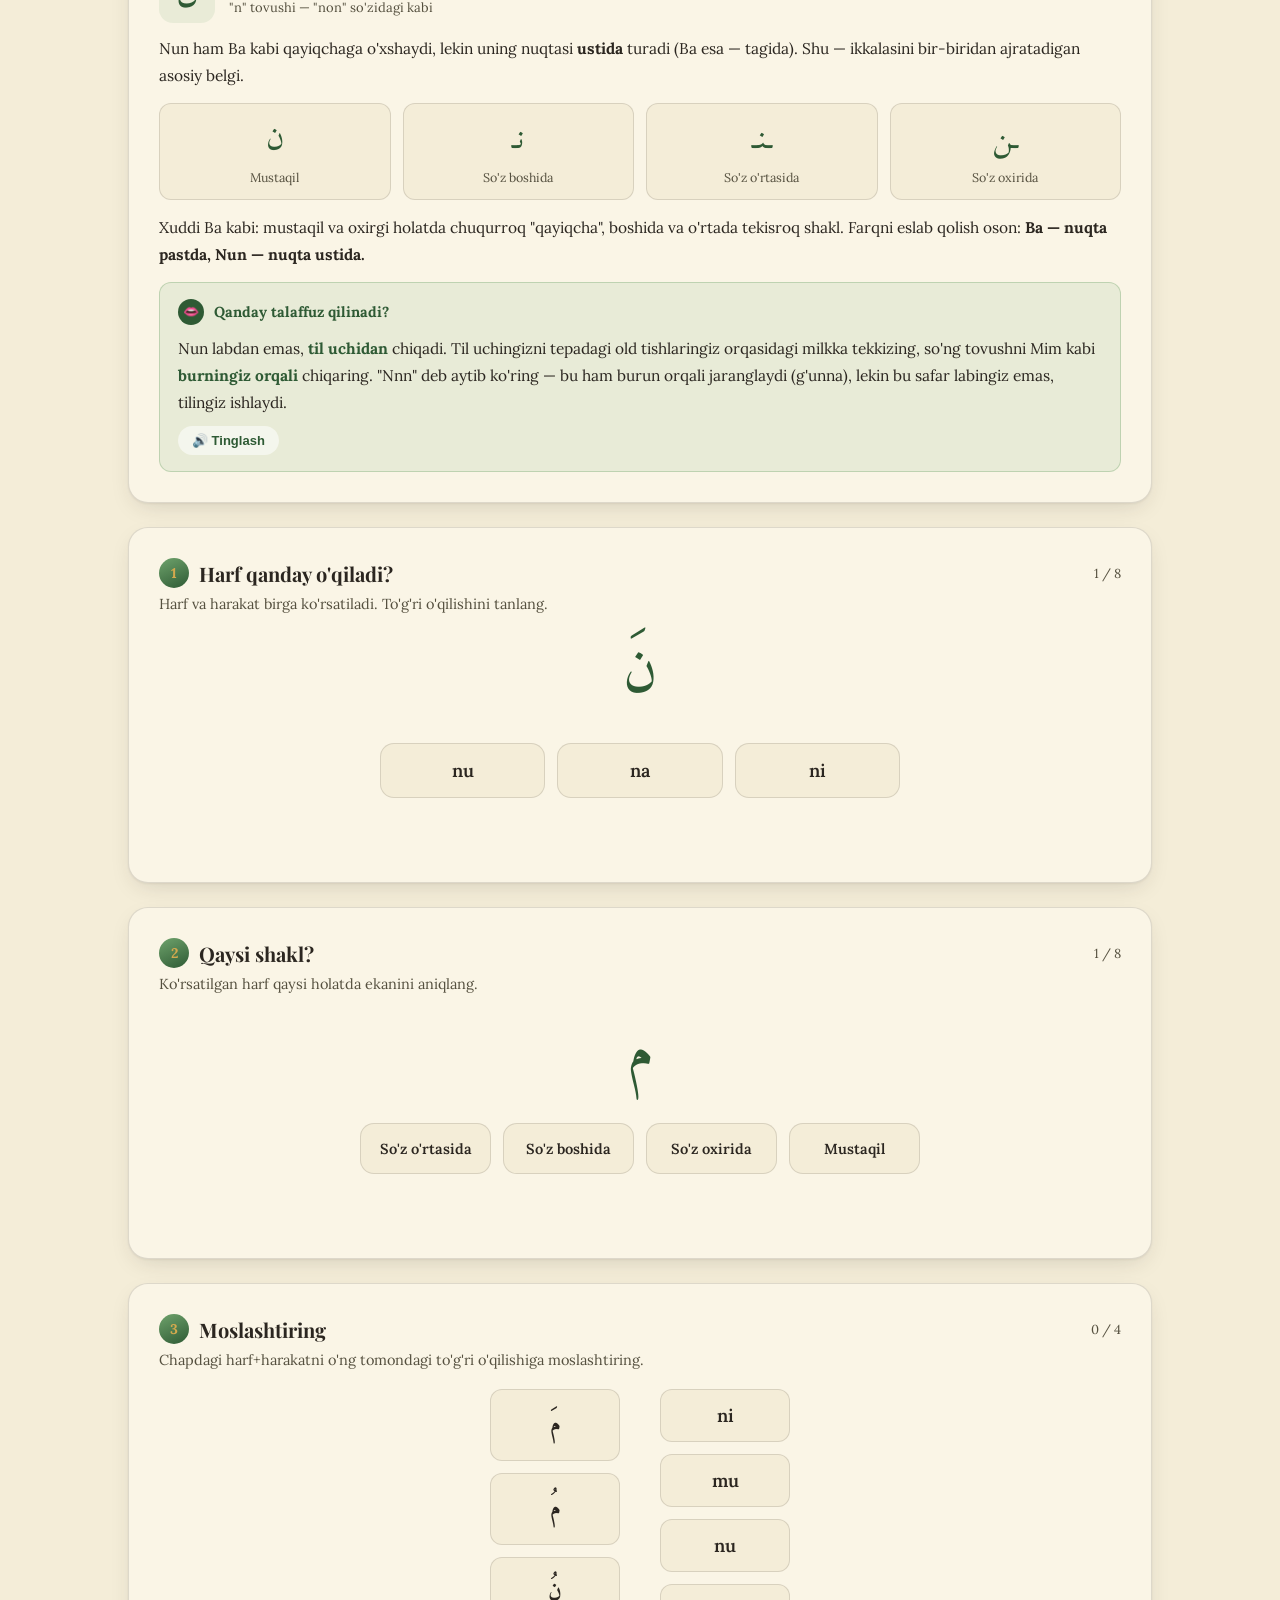
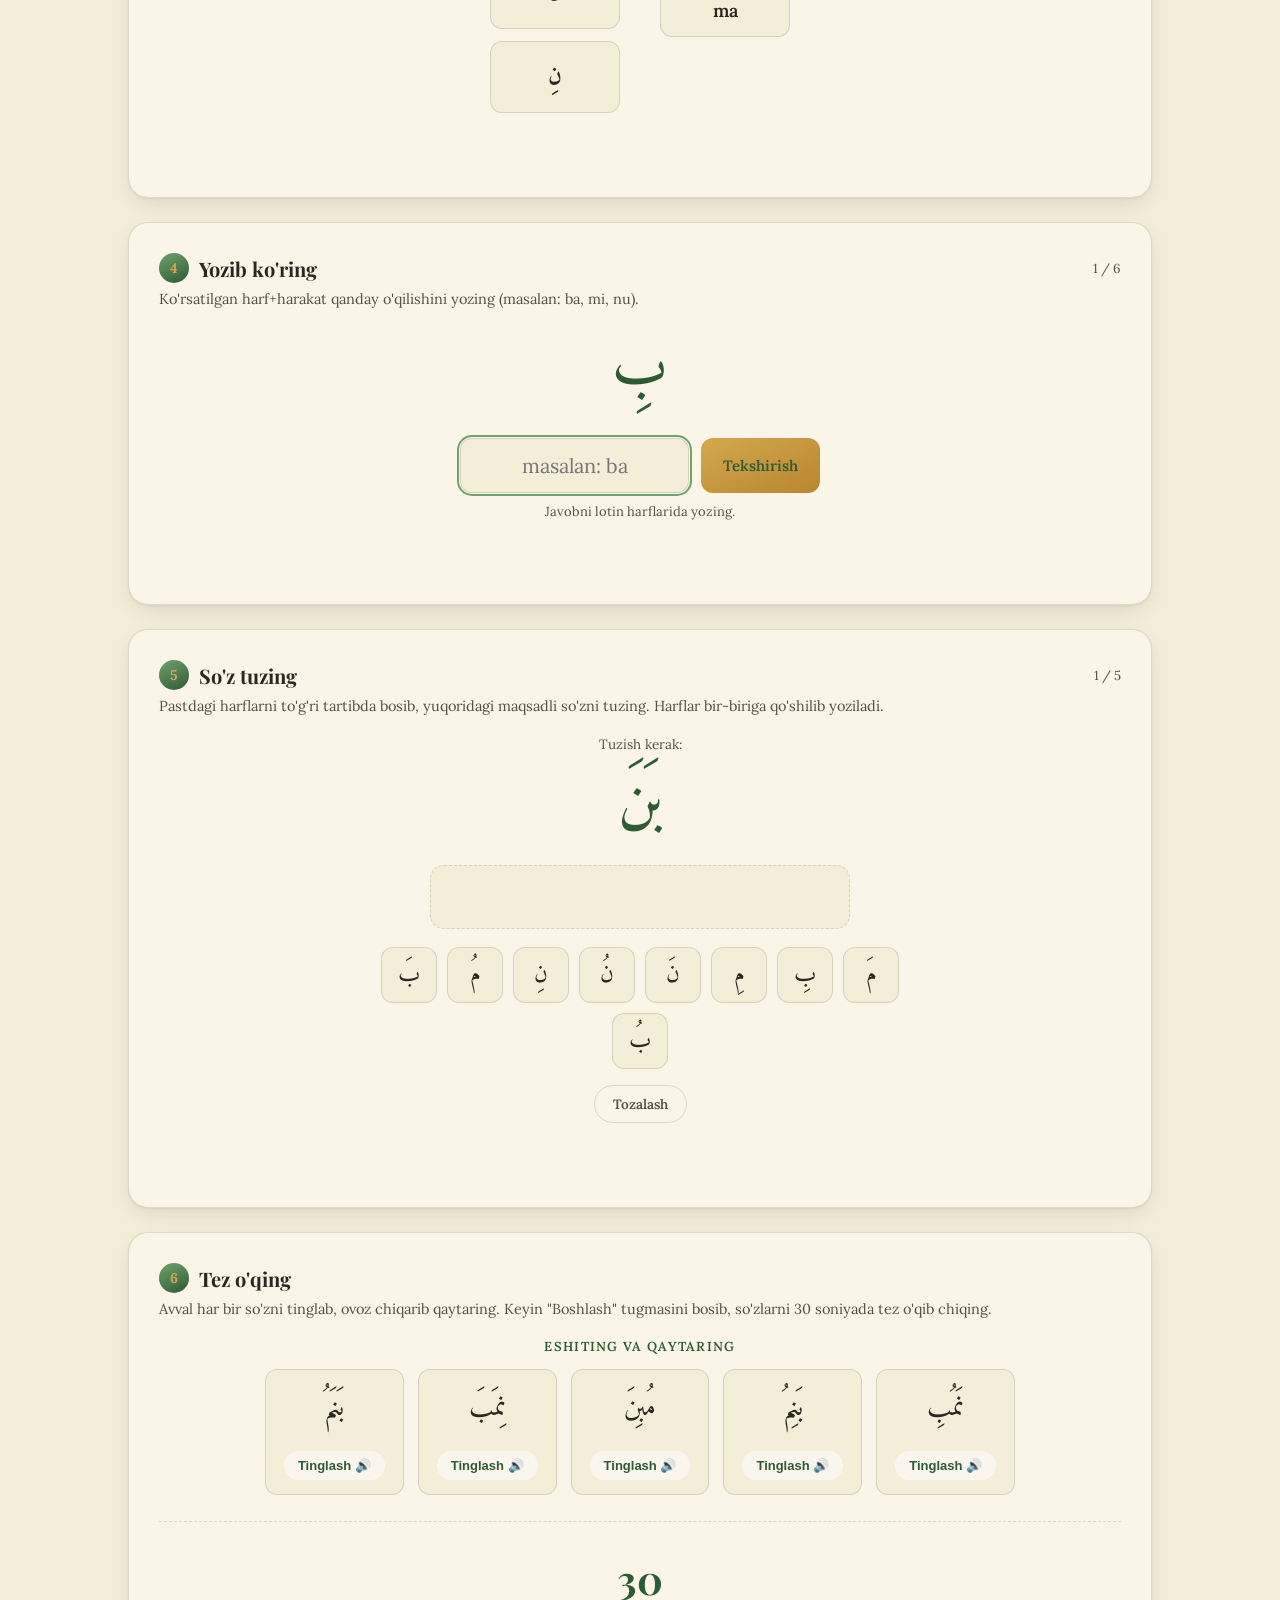
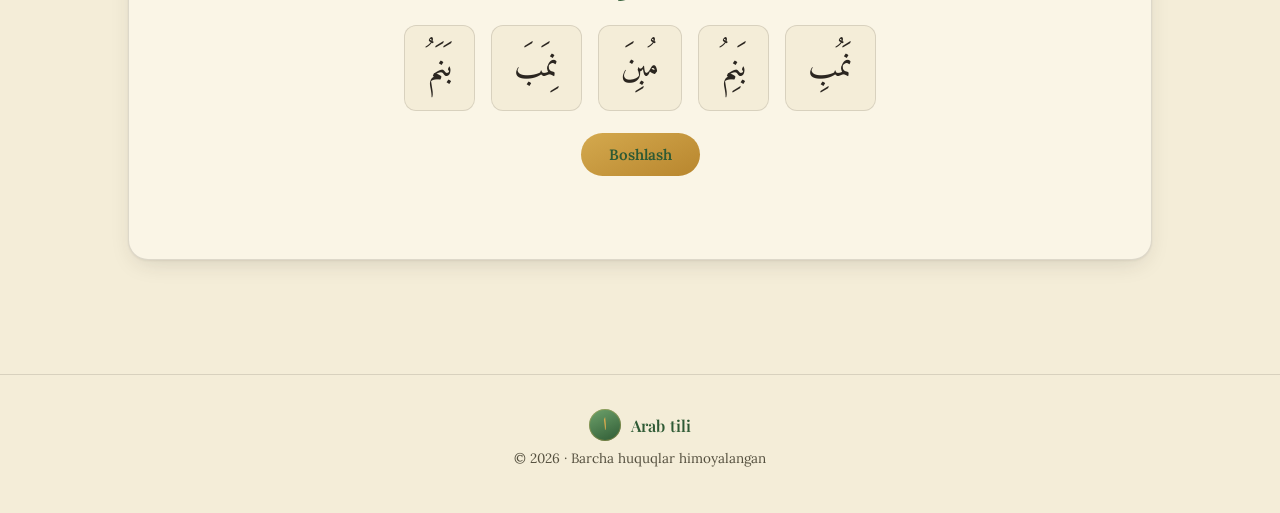
<file: alifbo-dars2.html>
<!DOCTYPE html>
<html lang="uz">
<head>
<meta charset="UTF-8">
<meta name="viewport" content="width=device-width, initial-scale=1.0">
<title>2-dars: Ba, Mim, Nun — Arab tili</title>
<link rel="preconnect" href="https://fonts.googleapis.com">
<link rel="preconnect" href="https://fonts.gstatic.com" crossorigin>
<link href="https://fonts.googleapis.com/css2?family=Playfair+Display:ital,wght@0,500;0,600;0,700;0,800;1,500&family=Lora:ital,wght@0,400;0,500;0,600;1,400&family=Amiri:ital@0;1&display=swap" rel="stylesheet">
<link rel="stylesheet" href="styles.css">
<style>
  .lesson-hero{ padding: 20px 0 32px; border-bottom: 1px solid var(--line); margin-bottom: 36px; }
  .lesson-kicker{ font-size: 13px; letter-spacing: 0.14em; text-transform: uppercase; color: var(--gold); margin: 0 0 8px; }
  .lesson-hero h1{ font-family:'Playfair Display', serif; font-weight:700; font-size: clamp(28px,4vw,38px); margin:0 0 10px; }
  .lesson-hero p{ color: var(--ink-soft); font-size: 16px; max-width: 560px; margin:0; line-height:1.6; }

  .block{
    background: var(--parchment-card);
    border: 1px solid var(--line);
    border-radius: 20px;
    box-shadow: var(--shadow);
    padding: 30px;
    margin-bottom: 24px;
  }
  .block h2{
    font-family:'Playfair Display', serif;
    font-size: 22px;
    font-weight: 700;
    margin: 0 0 14px;
    display:flex; align-items:center; gap:10px;
  }
  .block h2 .num{
    width: 30px; height:30px; border-radius: 50%;
    background: var(--teal-tint); color: var(--teal-deep);
    font-size: 14px; font-family:'Lora', serif; font-weight:700;
    display:flex; align-items:center; justify-content:center; flex-shrink:0;
  }
  .block p{ font-size: 15.5px; line-height:1.75; color: var(--ink); margin: 0 0 14px; }
  .block p:last-child{ margin-bottom:0; }
  .block .ar{ font-family:'Amiri', serif; }

  .letter-panel{ border-top: 1px dashed var(--line); padding-top: 22px; margin-top: 22px; }
  .letter-panel:first-of-type{ border-top:none; padding-top:0; margin-top:0; }
  .letter-panel-head{ display:flex; align-items:center; gap:14px; margin-bottom: 12px; }
  .letter-panel-head .big-glyph{
    font-family:'Amiri', serif; font-size: 40px; color: var(--teal-deep); direction:rtl;
    width:56px; height:56px; border-radius:14px; background:var(--teal-tint);
    display:flex; align-items:center; justify-content:center; flex-shrink:0;
  }
  .letter-panel-head h3{ font-family:'Playfair Display', serif; font-size:19px; margin:0; }
  .letter-panel-head .sound-tag{ font-size:13px; color:var(--ink-soft); }

  .forms-row{ display:flex; gap:12px; flex-wrap:wrap; margin: 14px 0; }
  .form-card{
    background: var(--parchment); border:1px solid var(--line); border-radius:12px;
    padding: 14px 16px; text-align:center; min-width: 110px; flex:1;
  }
  .form-card .glyph{ font-family:'Amiri', serif; font-size: 32px; color: var(--teal-deep); direction:rtl; line-height:1.4; margin-bottom:6px; }
  .form-card .label{ font-size:12.5px; color: var(--ink-soft); }

  .note-box{
    background: rgba(184,134,46,0.08);
    border: 1px solid rgba(184,134,46,0.3);
    border-radius: 12px;
    padding: 16px 18px;
    margin-top: 14px;
    font-size: 14.5px;
    line-height: 1.65;
  }
  .note-box b{ color: var(--gold); }
  .note-box p{ margin:0; }
  .note-box-head{ display:flex; align-items:center; gap:10px; margin-bottom:10px; }
  .note-glyph{
    font-family:'Amiri', serif; font-size:28px; color: var(--gold); direction:rtl;
    line-height:1; flex-shrink:0;
  }

  .pronounce-box{
    background: var(--teal-tint);
    border: 1px solid rgba(111,163,108,0.35);
    border-radius: 12px;
    padding: 16px 18px;
    margin-top: 14px;
    font-size: 14.5px;
    line-height: 1.65;
  }
  .pronounce-box p{ margin:0; }
  .pronounce-box p + p{ margin-top:8px; }
  .pronounce-box-head{ display:flex; align-items:center; gap:10px; margin-bottom:10px; }
  .pronounce-icon{
    width:26px; height:26px; border-radius:50%; flex-shrink:0;
    background: var(--teal-deep); color: var(--gold-light);
    display:flex; align-items:center; justify-content:center; font-size:13px;
  }
  .pronounce-box b{ color: var(--teal-deep); }
  .play-btn{
    display:inline-flex; align-items:center; gap:6px;
    font-size: 13px; font-weight:600; color: var(--teal-deep);
    background: rgba(255,255,255,0.55); border: none; border-radius: 999px;
    padding: 7px 14px; cursor:pointer; margin-top: 10px;
  }
  .play-btn:hover{ background: rgba(255,255,255,0.85); }

  /* ---------- exercises (shared with lesson 1 patterns) ---------- */
  .exercise{
    background: var(--parchment-card); border:1px solid var(--line); border-radius:20px;
    box-shadow: var(--shadow); padding:30px; margin-bottom:24px;
  }
  .ex-head{ display:flex; align-items:center; justify-content:space-between; gap:14px; margin-bottom:6px; flex-wrap:wrap; }
  .ex-title{ font-family:'Playfair Display', serif; font-weight:700; font-size:20px; margin:0; display:flex; align-items:center; gap:10px; }
  .ex-title .num{
    width:30px; height:30px; border-radius:50%;
    background: linear-gradient(155deg, var(--teal), var(--teal-deep));
    color: var(--gold-light); font-size:14px; font-family:'Lora',serif; font-weight:700;
    display:flex; align-items:center; justify-content:center; flex-shrink:0;
  }
  .ex-progress{ font-size:13px; color: var(--ink-soft); }
  .ex-instr{ font-size:14.5px; color: var(--ink-soft); margin:0 0 20px; }
  .prompt-glyph{ font-family:'Amiri', serif; font-size:60px; color: var(--teal-deep); text-align:center; direction:rtl; margin:10px 0 26px; line-height:1.4; }

  .opt-grid{ display:grid; grid-template-columns: repeat(auto-fit,minmax(110px,1fr)); gap:12px; max-width:520px; margin:0 auto; }
  .opt-btn{
    font-family:'Lora', serif; font-size:18px; font-weight:600; padding:15px 8px;
    border-radius:14px; border:1.5px solid var(--line); background: var(--parchment);
    color: var(--ink); cursor:pointer; transition: border-color .15s ease, transform .1s ease;
  }
  .opt-btn:hover{ border-color: var(--teal); transform: translateY(-1px); }
  .opt-btn.correct{ background: var(--teal-tint); border-color: var(--teal); color: var(--teal-deep); }
  .opt-btn.wrong{ background: rgba(139,58,58,0.1); border-color: var(--rose); color: var(--rose); }
  .opt-btn:disabled{ cursor:default; transform:none; }

  .ex-feedback{ text-align:center; font-size:15px; font-weight:600; min-height:24px; margin:16px 0 4px; }
  .ex-feedback.ok{ color: var(--teal-deep); }
  .ex-feedback.err{ color: var(--rose); }
  .ex-actions{ display:flex; justify-content:center; margin-top:14px; }
  .next-btn{
    font-family:'Lora', serif; font-weight:600; font-size:14.5px; padding:11px 26px;
    border-radius:999px; border:none; cursor:pointer;
    background: linear-gradient(155deg, var(--gold-light), var(--gold)); color: var(--teal-deep);
    display:none;
  }
  .next-btn.show{ display:inline-flex; }

  .match-wrap{ display:flex; gap:40px; justify-content:center; flex-wrap:wrap; }
  .match-col{ display:flex; flex-direction:column; gap:12px; min-width:130px; }
  .match-item{
    font-family:'Lora', serif; font-size:18px; font-weight:600; padding:14px 18px;
    border-radius:12px; border:1.5px solid var(--line); background: var(--parchment);
    cursor:pointer; text-align:center; transition: border-color .15s ease, background .15s ease;
  }
  .match-item.ar{ font-family:'Amiri', serif; font-size:24px; direction:rtl; }
  .match-item.selected{ border-color: var(--teal); background: var(--teal-tint); }
  .match-item.matched{ border-color: var(--teal); background: var(--teal-tint); opacity:0.55; cursor:default; }
  .match-item.shake{ border-color: var(--rose); }

  .type-row{ display:flex; gap:12px; justify-content:center; max-width:360px; margin:0 auto; width:100%; }
  .type-row input{
    flex:1; min-width:0; font-family:'Lora', serif; font-size:20px; text-align:center;
    padding:14px 16px; border-radius:12px; border:1.5px solid var(--line); background: var(--parchment); color: var(--ink);
  }
  .type-row input:focus{ outline:2px solid var(--teal); outline-offset:1px; }
  .type-row button{
    flex-shrink:0; font-family:'Lora', serif; font-weight:600; font-size:15px; padding:0 22px;
    border-radius:12px; border:none; cursor:pointer;
    background: linear-gradient(155deg, var(--gold-light), var(--gold)); color: var(--teal-deep);
  }
  .type-hint{ text-align:center; font-size:13px; color: var(--ink-soft); margin-top:10px; }

  /* word building */
  .build-target{ text-align:center; margin-bottom: 18px; }
  .build-target-label{ font-size:13.5px; color: var(--ink-soft); margin-bottom:8px; }
  .build-display{
    min-height: 64px; display:flex; align-items:center; justify-content:center;
    font-family:'Amiri', serif; font-size: 44px; color: var(--teal-deep); direction: rtl;
    background: var(--parchment); border: 1.5px dashed var(--line); border-radius:14px;
    margin: 0 auto 18px; max-width: 420px; padding: 10px 20px; letter-spacing: 0;
  }
  .build-tiles{ display:flex; flex-wrap:wrap; gap:10px; justify-content:center; max-width:520px; margin:0 auto; }
  .build-tile{
    font-family:'Amiri', serif; font-size:24px; direction:rtl;
    width:56px; height:56px; border-radius:12px; border:1.5px solid var(--line);
    background: var(--parchment); color: var(--ink); cursor:pointer;
    display:flex; align-items:center; justify-content:center;
    transition: border-color .15s ease, transform .1s ease;
  }
  .build-tile:hover{ border-color: var(--teal); transform: translateY(-1px); }
  .build-tile:disabled{ opacity:0.35; cursor:default; }
  .build-controls{ display:flex; gap:10px; justify-content:center; margin-top:16px; }
  .ghost-btn{
    font-family:'Lora', serif; font-weight:600; font-size:13.5px; padding:9px 18px;
    border-radius:999px; border:1.5px solid var(--line); background:transparent; color: var(--ink-soft); cursor:pointer;
  }
  .ghost-btn:hover{ border-color: var(--teal); color: var(--teal-deep); }

  /* timed reading */
  .listen-repeat-label{
    text-align:center; font-size:13px; letter-spacing:0.1em; text-transform:uppercase;
    color: var(--teal-deep); font-weight:600; margin-bottom:14px;
  }
  .reading-words-audio{
    display:flex; flex-wrap:wrap; gap:14px; justify-content:center; margin-bottom: 30px;
    padding-bottom: 26px; border-bottom: 1px dashed var(--line);
  }
  .reading-word-audio{
    display:flex; flex-direction:column; align-items:center; gap:8px;
    font-family:'Amiri', serif; font-size: 28px; direction:rtl; color: var(--ink);
    background: var(--parchment); border:1px solid var(--line); border-radius:12px;
    padding: 14px 18px;
  }
  .timer-display{
    text-align:center; font-family:'Playfair Display', serif; font-size: 40px; font-weight:700;
    color: var(--teal-deep); margin: 4px 0 20px;
  }
  .timer-display.warn{ color: var(--rose); }
  .reading-words{
    display:flex; flex-wrap:wrap; gap:16px; justify-content:center; margin-bottom: 22px;
  }
  .reading-word{
    font-family:'Amiri', serif; font-size: 34px; direction:rtl; color: var(--ink);
    background: var(--parchment); border:1px solid var(--line); border-radius:12px;
    padding: 12px 22px;
  }
  .timed-actions{ display:flex; justify-content:center; gap:12px; }
  .start-btn, .done-btn{
    font-family:'Lora', serif; font-weight:600; font-size:15px; padding:12px 28px;
    border-radius:999px; border:none; cursor:pointer;
    background: linear-gradient(155deg, var(--gold-light), var(--gold)); color: var(--teal-deep);
  }
  .done-btn{ display:none; }
  .done-btn.show{ display:inline-flex; }
  .timed-result{ text-align:center; font-size:15px; font-weight:600; margin-top:16px; min-height:22px; }
  .timed-result.ok{ color: var(--teal-deep); }
  .timed-result.err{ color: var(--rose); }

  .completed-banner{
    text-align:center; padding:60px 30px; background: var(--parchment-card);
    border:1px solid var(--line); border-radius:20px; box-shadow: var(--shadow); display:none;
  }
  .completed-banner.show{ display:block; }
  .completed-banner h2{ font-family:'Playfair Display', serif; font-size:28px; margin:14px 0 8px; }
  .completed-banner p{ color: var(--ink-soft); font-size:15.5px; }
  .completed-icon{
    width:64px; height:64px; margin:0 auto; border-radius:50%;
    background: linear-gradient(155deg, var(--gold-light), var(--gold));
    display:flex; align-items:center; justify-content:center; color: var(--teal-deep);
  }

  @media (max-width: 640px){
    .block, .exercise{ padding:22px 18px; }
    .match-wrap{ gap:20px; }
    .forms-row{ gap:8px; }
    .form-card{ min-width: 78px; padding: 10px 8px; }
    .form-card .glyph{ font-size:26px; }
  }
</style>
</head>
<body>

<header>
  <div class="wrap header-row">
    <a class="brand" href="index.html">
      <span class="brand-mark" aria-hidden="true">ا</span>
      Arab tili
    </a>
    <div class="header-actions">
      <nav class="main-nav">
        <a href="alifbo.html" class="active" aria-current="page">Alifbo</a>
        <a href="lugat.html">Lug'at</a>
        <a href="grammatika.html">Grammatika</a>
        <a href="multilevel.html">Multilevel</a>
      </nav>
      <a class="login-link" href="#">Kirish</a>
    </div>
  </div>
</header>

<main class="wrap" style="padding-bottom:90px;">
  <section class="lesson-hero">
    <a class="back-link" href="alifbo.html">&larr; Alifbo bo'limi</a>
    <p class="lesson-kicker">2-dars</p>
    <h1>Ba, Mim, Nun harflari</h1>
    <p>Bu darsda uchta yangi harfni o'rganasiz: ب (Ba), م (Mim), ن (Nun). Ularni oldingi darsda o'rgangan fatha, kasra, damma bilan birga o'qishni mashq qilamiz, so'zlar tuzamiz va tez o'qishni sinab ko'ramiz.</p>
  </section>

  <!-- ===================== EXPLANATION: three letters ===================== -->
  <div class="block">
    <h2><span class="num">1</span> Uchta yangi harf</h2>

    <div class="letter-panel">
      <div class="letter-panel-head">
        <span class="big-glyph">ب</span>
        <div>
          <h3>Ba</h3>
          <div class="sound-tag">"b" tovushi — "bola" so'zidagi kabi</div>
        </div>
      </div>
      <p>Ba — kichkina qayiqchaga o'xshagan shakl, va uning <b>ostida bitta nuqta</b> bor. Shu nuqta Ba uchun juda muhim belgi — u har doim harfning tagida turadi.</p>
      <div class="forms-row">
        <div class="form-card"><div class="glyph">ب</div><div class="label">Mustaqil</div></div>
        <div class="form-card"><div class="glyph">بـ</div><div class="label">So'z boshida</div></div>
        <div class="form-card"><div class="glyph">ـبـ</div><div class="label">So'z o'rtasida</div></div>
        <div class="form-card"><div class="glyph">ـب</div><div class="label">So'z oxirida</div></div>
      </div>
      <p>E'tibor bering: so'z boshida va o'rtasida Ba tekisroq, kichik "taroqcha" shaklida bo'ladi; mustaqil holatda va so'z oxirida esa ostida chuqurroq "qayiqcha" shakliga ega bo'ladi. Lekin nuqta — har doim bitta va har doim pastda.</p>
      <div class="pronounce-box">
        <div class="pronounce-box-head">
          <span class="pronounce-icon" aria-hidden="true">👄</span>
          <b>Qanday talaffuz qilinadi?</b>
        </div>
        <p>Ikkala labingizni bir zumga to'liq yuming — xuddi biror narsani ushlab turgandek. Keyin labingizni birdan ochib, ovoz bilan tovush chiqaring. Havo <b>og'iz</b> orqali chiqadi, burun ishtirok etmaydi. Bu tovush portlagandek keskin chiqadi.</p>
        <button class="play-btn" onclick="speakArabic('بَ')">🔊 Tinglash</button>
      </div>
    </div>

    <div class="letter-panel">
      <div class="letter-panel-head">
        <span class="big-glyph">م</span>
        <div>
          <h3>Mim</h3>
          <div class="sound-tag">"m" tovushi — "maktab" so'zidagi kabi</div>
        </div>
      </div>
      <p>Mim — bu doiracha (halqa)dan iborat harf, nuqtasi yo'q. Mustaqil holatda uning pastga tushib, chapga qayrilgan "dumi" bor.</p>
      <div class="forms-row">
        <div class="form-card"><div class="glyph">م</div><div class="label">Mustaqil</div></div>
        <div class="form-card"><div class="glyph">مـ</div><div class="label">So'z boshida</div></div>
        <div class="form-card"><div class="glyph">ـمـ</div><div class="label">So'z o'rtasida</div></div>
        <div class="form-card"><div class="glyph">ـم</div><div class="label">So'z oxirida</div></div>
      </div>
      <div class="note-box">
        <div class="note-box-head">
          <span class="note-glyph">ـمـ</span>
          <b>Muhim ogohlantirish</b>
        </div>
        <p>Mimning so'z o'rtasidagi shakli juda kichkina — bu shunchaki chiziq ustida turgan kichkina yumaloq halqacha, "dumi" yo'q. Ko'pchilik yangi boshlovchilar buni chiziqning bir qalinlashgan joyi deb o'ylab, harf borligini sezmay o'tib ketishadi! Shuning uchun so'z o'rtasini o'qiyotganda, chiziq ustida kichkina yumaloq "tugun" ko'rsangiz — to'xtang, bu Mim, uni albatta o'qishni unutmang.</p>
      </div>
      <div class="pronounce-box">
        <div class="pronounce-box-head">
          <span class="pronounce-icon" aria-hidden="true">👄</span>
          <b>Qanday talaffuz qilinadi?</b>
        </div>
        <p>Qiziq fakt: Mim ham Ba bilan <b>aynan bir xil joydan</b> — ikkala lab bilan — chiqadi! Farqi shunda: Ba talaffuzida labni ochib, ovozni og'izdan chiqarasiz, Mim talaffuzida esa labni yumgan holda tovushni <b>burningiz orqali</b> cho'zib chiqarasiz. "Mmm" deb aytib ko'ring — burningiz jaranglayotganini his qilasiz. Bu — burun orqali chiqadigan tovush, arab tilida "g'unna" deb ataladi.</p>
        <button class="play-btn" onclick="speakArabic('مَ')">🔊 Tinglash</button>
      </div>
    </div>

    <div class="letter-panel">
      <div class="letter-panel-head">
        <span class="big-glyph">ن</span>
        <div>
          <h3>Nun</h3>
          <div class="sound-tag">"n" tovushi — "non" so'zidagi kabi</div>
        </div>
      </div>
      <p>Nun ham Ba kabi qayiqchaga o'xshaydi, lekin uning nuqtasi <b>ustida</b> turadi (Ba esa — tagida). Shu — ikkalasini bir-biridan ajratadigan asosiy belgi.</p>
      <div class="forms-row">
        <div class="form-card"><div class="glyph">ن</div><div class="label">Mustaqil</div></div>
        <div class="form-card"><div class="glyph">نـ</div><div class="label">So'z boshida</div></div>
        <div class="form-card"><div class="glyph">ـنـ</div><div class="label">So'z o'rtasida</div></div>
        <div class="form-card"><div class="glyph">ـن</div><div class="label">So'z oxirida</div></div>
      </div>
      <p>Xuddi Ba kabi: mustaqil va oxirgi holatda chuqurroq "qayiqcha", boshida va o'rtada tekisroq shakl. Farqni eslab qolish oson: <b>Ba — nuqta pastda, Nun — nuqta ustida.</b></p>
      <div class="pronounce-box">
        <div class="pronounce-box-head">
          <span class="pronounce-icon" aria-hidden="true">👄</span>
          <b>Qanday talaffuz qilinadi?</b>
        </div>
        <p>Nun labdan emas, <b>til uchidan</b> chiqadi. Til uchingizni tepadagi old tishlaringiz orqasidagi milkka tekkizing, so'ng tovushni Mim kabi <b>burningiz orqali</b> chiqaring. "Nnn" deb aytib ko'ring — bu ham burun orqali jaranglaydi (g'unna), lekin bu safar labingiz emas, tilingiz ishlaydi.</p>
        <button class="play-btn" onclick="speakArabic('نَ')">🔊 Tinglash</button>
      </div>
    </div>
  </div>

  <!-- ===================== EXERCISE 1: sound MCQ ===================== -->
  <div class="exercise" id="ex1">
    <div class="ex-head">
      <h3 class="ex-title"><span class="num">1</span> Harf qanday o'qiladi?</h3>
      <span class="ex-progress" id="ex1-progress">1 / 8</span>
    </div>
    <p class="ex-instr">Harf va harakat birga ko'rsatiladi. To'g'ri o'qilishini tanlang.</p>
    <div class="prompt-glyph" id="ex1-prompt">بَ</div>
    <div class="opt-grid" id="ex1-opts"></div>
    <p class="ex-feedback" id="ex1-feedback"></p>
    <div class="ex-actions"><button class="next-btn" id="ex1-next" onclick="nextRound('ex1')">Keyingisi &rarr;</button></div>
  </div>

  <!-- ===================== EXERCISE 2: form recognition ===================== -->
  <div class="exercise" id="ex2">
    <div class="ex-head">
      <h3 class="ex-title"><span class="num">2</span> Qaysi shakl?</h3>
      <span class="ex-progress" id="ex2-progress">1 / 8</span>
    </div>
    <p class="ex-instr">Ko'rsatilgan harf qaysi holatda ekanini aniqlang.</p>
    <div class="prompt-glyph" id="ex2-prompt">بـ</div>
    <div class="opt-grid" id="ex2-opts" style="max-width:560px;"></div>
    <p class="ex-feedback" id="ex2-feedback"></p>
    <div class="ex-actions"><button class="next-btn" id="ex2-next" onclick="nextRound('ex2')">Keyingisi &rarr;</button></div>
  </div>

  <!-- ===================== EXERCISE 3: matching ===================== -->
  <div class="exercise" id="ex3">
    <div class="ex-head">
      <h3 class="ex-title"><span class="num">3</span> Moslashtiring</h3>
      <span class="ex-progress" id="ex3-progress">0 / 4</span>
    </div>
    <p class="ex-instr">Chapdagi harf+harakatni o'ng tomondagi to'g'ri o'qilishiga moslashtiring.</p>
    <div class="match-wrap">
      <div class="match-col" id="ex3-left"></div>
      <div class="match-col" id="ex3-right"></div>
    </div>
    <p class="ex-feedback" id="ex3-feedback"></p>
    <div class="ex-actions"><button class="next-btn" id="ex3-next" onclick="finishMatching()">Davom etish &rarr;</button></div>
  </div>

  <!-- ===================== EXERCISE 4: typed input ===================== -->
  <div class="exercise" id="ex4">
    <div class="ex-head">
      <h3 class="ex-title"><span class="num">4</span> Yozib ko'ring</h3>
      <span class="ex-progress" id="ex4-progress">1 / 6</span>
    </div>
    <p class="ex-instr">Ko'rsatilgan harf+harakat qanday o'qilishini yozing (masalan: ba, mi, nu).</p>
    <div class="prompt-glyph" id="ex4-prompt">نُ</div>
    <div class="type-row">
      <input type="text" id="ex4-input" placeholder="masalan: ba" maxlength="4" autocomplete="off" onkeydown="if(event.key==='Enter')checkTyped()">
      <button onclick="checkTyped()">Tekshirish</button>
    </div>
    <p class="type-hint">Javobni lotin harflarida yozing.</p>
    <p class="ex-feedback" id="ex4-feedback"></p>
    <div class="ex-actions"><button class="next-btn" id="ex4-next" onclick="nextRound('ex4')">Keyingisi &rarr;</button></div>
  </div>

  <!-- ===================== EXERCISE 5: word building ===================== -->
  <div class="exercise" id="ex5">
    <div class="ex-head">
      <h3 class="ex-title"><span class="num">5</span> So'z tuzing</h3>
      <span class="ex-progress" id="ex5-progress">1 / 5</span>
    </div>
    <p class="ex-instr">Pastdagi harflarni to'g'ri tartibda bosib, yuqoridagi maqsadli so'zni tuzing. Harflar bir-biriga qo'shilib yoziladi.</p>
    <div class="build-target">
      <div class="build-target-label">Tuzish kerak:</div>
      <div class="prompt-glyph" id="ex5-target" style="margin-bottom:6px;">بَنَ</div>
    </div>
    <div class="build-display" id="ex5-display" dir="rtl"></div>
    <div class="build-tiles" id="ex5-tiles"></div>
    <div class="build-controls">
      <button class="ghost-btn" onclick="clearBuild()">Tozalash</button>
    </div>
    <p class="ex-feedback" id="ex5-feedback"></p>
    <div class="ex-actions"><button class="next-btn" id="ex5-next" onclick="nextRound('ex5')">Keyingisi &rarr;</button></div>
  </div>

  <!-- ===================== EXERCISE 6: timed reading ===================== -->
  <div class="exercise" id="ex6">
    <div class="ex-head">
      <h3 class="ex-title"><span class="num">6</span> Tez o'qing</h3>
      <span class="ex-progress" id="ex6-progress"></span>
    </div>
    <p class="ex-instr">Avval har bir so'zni tinglab, ovoz chiqarib qaytaring. Keyin "Boshlash" tugmasini bosib, so'zlarni 30 soniyada tez o'qib chiqing.</p>

    <div class="listen-repeat-label">Eshiting va qaytaring</div>
    <div class="reading-words-audio" id="reading-words-audio"></div>

    <div class="timer-display" id="timer-display">30</div>
    <div class="reading-words" id="reading-words"></div>
    <div class="timed-actions">
      <button class="start-btn" id="start-btn" onclick="startTimedReading()">Boshlash</button>
      <button class="done-btn" id="done-btn" onclick="finishTimedReading()">Tugatdim</button>
    </div>
    <p class="timed-result" id="timed-result"></p>
  </div>

  <div class="completed-banner" id="completed">
    <div class="completed-icon" aria-hidden="true">
      <svg width="28" height="28" viewBox="0 0 24 24" fill="none"><path d="M20 6L9 17l-5-5" stroke="currentColor" stroke-width="2.5" stroke-linecap="round" stroke-linejoin="round"/></svg>
    </div>
    <h2>Tabriklaymiz!</h2>
    <p>2-darsni muvaffaqiyatli tugatdingiz. Endi Ba, Mim, Nun harflarini bilasiz va ularni harakatlar bilan o'qiy olasiz.</p>
  </div>
</main>

<footer>
  <a class="brand" href="index.html">
    <span class="brand-mark" aria-hidden="true">ا</span>
    Arab tili
  </a>
  &copy; 2026 · Barcha huquqlar himoyalangan
</footer>

<script>
/* ============================================================
   Audio (Web Speech API) — best-effort; browser voice quality varies.
   ============================================================ */
function speakArabic(text){
  if(!('speechSynthesis' in window)) return;
  window.speechSynthesis.cancel();
  const u = new SpeechSynthesisUtterance(text);
  const voices = window.speechSynthesis.getVoices();
  const arVoice = voices.find(v => v.lang && v.lang.toLowerCase().startsWith('ar'));
  if(arVoice) u.voice = arVoice;
  u.lang = 'ar-SA';
  u.rate = 0.8;
  window.speechSynthesis.speak(u);
}

/* ============================================================
   Data
   ============================================================ */
const LETTERS = [
  { id:'b', base:'ب', name:'Ba' },
  { id:'m', base:'م', name:'Mim' },
  { id:'n', base:'ن', name:'Nun' },
];
const HARAKAT = [
  { id:'a', mark:'َ', sound:'a' },
  { id:'i', mark:'ِ', sound:'i' },
  { id:'u', mark:'ُ', sound:'u' },
];
// letter+harakat combos, e.g. { glyph:'بَ', letterName:'Ba', sound:'ba' }
const COMBOS = [];
LETTERS.forEach(l => HARAKAT.forEach(h => {
  COMBOS.push({ glyph: l.base + h.mark, letterName: l.name, letterId: l.id, harakatId: h.id, sound: l.id + h.sound });
}));

function shuffle(arr){
  const a = arr.slice();
  for(let i=a.length-1;i>0;i--){ const j=Math.floor(Math.random()*(i+1)); [a[i],a[j]]=[a[j],a[i]]; }
  return a;
}
function pick(arr){ return arr[Math.floor(Math.random()*arr.length)]; }

/* ============================================================
   Progress tracking / completion
   ============================================================ */
const completedExercises = new Set();
function markExerciseDone(key){
  completedExercises.add(key);
  if(completedExercises.size === 6){
    document.getElementById('completed').classList.add('show');
    document.getElementById('completed').scrollIntoView({ behavior:'smooth', block:'center' });
  }
}

const TOTAL_ROUNDS = { ex1:8, ex2:8, ex4:6, ex5:5 };
const state = {
  ex1:{ round:0 }, ex2:{ round:0 }, ex4:{ round:0, current:null }, ex5:{ round:0 },
};

/* ============================================================
   Generic MCQ engine
   ============================================================ */
function renderMCQ(key, promptText, correctLabel, allLabels, arabicOptions){
  const promptEl = document.getElementById(key+'-prompt');
  const optsEl = document.getElementById(key+'-opts');
  const feedbackEl = document.getElementById(key+'-feedback');
  const nextBtn = document.getElementById(key+'-next');
  promptEl.textContent = promptText;
  feedbackEl.textContent=''; feedbackEl.className='ex-feedback';
  nextBtn.classList.remove('show');
  optsEl.innerHTML='';
  shuffle(allLabels).forEach(label => {
    const btn = document.createElement('button');
    btn.className = 'opt-btn' + (arabicOptions ? ' ar' : '');
    btn.textContent = label;
    btn.onclick = () => handleMCQAnswer(key, btn, label, correctLabel, optsEl);
    optsEl.appendChild(btn);
  });
}
function handleMCQAnswer(key, btn, chosen, correct, optsEl){
  optsEl.querySelectorAll('.opt-btn').forEach(b => b.disabled = true);
  const feedbackEl = document.getElementById(key+'-feedback');
  const nextBtn = document.getElementById(key+'-next');
  if(chosen === correct){
    btn.classList.add('correct');
    feedbackEl.textContent = "To'g'ri! 👏"; feedbackEl.className = 'ex-feedback ok';
  } else {
    btn.classList.add('wrong');
    optsEl.querySelectorAll('.opt-btn').forEach(b => { if(b.textContent === correct) b.classList.add('correct'); });
    feedbackEl.textContent = "Unchalik emas — to'g'ri javob: " + correct;
    feedbackEl.className = 'ex-feedback err';
  }
  nextBtn.classList.add('show');
}

function nextRound(key){
  const s = state[key];
  s.round++;
  const total = TOTAL_ROUNDS[key];
  document.getElementById(key+'-progress').textContent = Math.min(s.round+1, total) + ' / ' + total;

  if(s.round >= total){
    document.getElementById(key+'-next').classList.remove('show');
    document.getElementById(key+'-progress').textContent = total + ' / ' + total;
    const feedbackEl = document.getElementById(key+'-feedback');
    feedbackEl.textContent = "Mashq tugadi! ✅"; feedbackEl.className = 'ex-feedback ok';
    if(key === 'ex5'){
      document.getElementById('ex5-tiles').innerHTML = '';
      document.getElementById('ex5-target').textContent = '✓';
    } else {
      const optsEl = document.getElementById(key+'-opts');
      if(optsEl) optsEl.innerHTML = '';
      const promptEl = document.getElementById(key+'-prompt');
      if(promptEl) promptEl.textContent = '✓';
    }
    markExerciseDone(key);
    return;
  }

  if(key === 'ex1') renderEx1Round();
  else if(key === 'ex2') renderEx2Round();
  else if(key === 'ex4') renderEx4Round();
  else if(key === 'ex5') renderEx5Round();
}

/* ---------- Exercise 1: sound MCQ per-letter ---------- */
function renderEx1Round(){
  const combo = pick(COMBOS);
  const letterSounds = HARAKAT.map(h => combo.letterId + h.sound);
  renderMCQ('ex1', combo.glyph, combo.sound, letterSounds, false);
}

/* ---------- Exercise 2: form recognition ---------- */
const FORM_LABELS = ["Mustaqil", "So'z boshida", "So'z o'rtasida", "So'z oxirida"];
function renderEx2Round(){
  const letter = pick(LETTERS);
  const formIndex = Math.floor(Math.random()*4);
  const glyphs = {
    b: ['ب','بـ','ـبـ','ـب'],
    m: ['م','مـ','ـمـ','ـم'],
    n: ['ن','نـ','ـنـ','ـن'],
  };
  const glyph = glyphs[letter.id][formIndex];
  const correct = FORM_LABELS[formIndex];
  document.getElementById('ex2-prompt').textContent = glyph;
  renderMCQFromDOM('ex2', correct, FORM_LABELS.slice());
}
// variant of renderMCQ that doesn't touch the prompt element (already set)
function renderMCQFromDOM(key, correctLabel, allLabels){
  const optsEl = document.getElementById(key+'-opts');
  const feedbackEl = document.getElementById(key+'-feedback');
  const nextBtn = document.getElementById(key+'-next');
  feedbackEl.textContent=''; feedbackEl.className='ex-feedback';
  nextBtn.classList.remove('show');
  optsEl.innerHTML='';
  shuffle(allLabels).forEach(label => {
    const btn = document.createElement('button');
    btn.className = 'opt-btn';
    btn.style.fontSize = '14.5px';
    btn.textContent = label;
    btn.onclick = () => handleMCQAnswer(key, btn, label, correctLabel, optsEl);
    optsEl.appendChild(btn);
  });
}

/* ---------- Exercise 3: matching ---------- */
let matchSelected = null, matchPairsSolved = 0, matchTotal = 4;
function renderMatching(){
  const chosen = shuffle(COMBOS).slice(0, matchTotal);
  const left = shuffle(chosen.map(c => ({ id:c.sound, display:c.glyph })));
  const right = shuffle(chosen.map(c => ({ id:c.sound, display:c.sound })));
  const leftEl = document.getElementById('ex3-left');
  const rightEl = document.getElementById('ex3-right');
  leftEl.innerHTML=''; rightEl.innerHTML='';
  left.forEach(item => {
    const el = document.createElement('div');
    el.className='match-item ar'; el.textContent=item.display;
    el.dataset.id=item.id; el.dataset.side='left';
    el.onclick=()=>handleMatchClick(el);
    leftEl.appendChild(el);
  });
  right.forEach(item => {
    const el = document.createElement('div');
    el.className='match-item'; el.textContent=item.display;
    el.dataset.id=item.id; el.dataset.side='right';
    el.onclick=()=>handleMatchClick(el);
    rightEl.appendChild(el);
  });
  matchSelected=null; matchPairsSolved=0;
  document.getElementById('ex3-progress').textContent = '0 / ' + matchTotal;
  document.getElementById('ex3-feedback').textContent='';
  document.getElementById('ex3-next').classList.remove('show');
}
function handleMatchClick(el){
  if(el.classList.contains('matched')) return;
  if(!matchSelected){ matchSelected=el; el.classList.add('selected'); return; }
  if(matchSelected===el) return;
  if(matchSelected.dataset.side===el.dataset.side){
    matchSelected.classList.remove('selected'); matchSelected=el; el.classList.add('selected'); return;
  }
  const feedbackEl = document.getElementById('ex3-feedback');
  if(matchSelected.dataset.id===el.dataset.id){
    matchSelected.classList.remove('selected'); matchSelected.classList.add('matched'); el.classList.add('matched');
    matchSelected=null; matchPairsSolved++;
    document.getElementById('ex3-progress').textContent = matchPairsSolved + ' / ' + matchTotal;
    feedbackEl.textContent="To'g'ri! 👏"; feedbackEl.className='ex-feedback ok';
    if(matchPairsSolved===matchTotal){
      feedbackEl.textContent="Barcha juftlik topildi! ✅";
      document.getElementById('ex3-next').classList.add('show');
    }
  } else {
    el.classList.add('shake'); matchSelected.classList.add('shake');
    feedbackEl.textContent="Bu juftlik emas, qayta urinib ko'ring"; feedbackEl.className='ex-feedback err';
    const a=matchSelected,b=el;
    setTimeout(()=>{ a.classList.remove('shake','selected'); b.classList.remove('shake'); }, 500);
    matchSelected=null;
  }
}
function finishMatching(){ markExerciseDone('ex3'); }

/* ---------- Exercise 4: typed input ---------- */
function renderEx4Round(){
  const combo = pick(COMBOS);
  state.ex4.current = combo;
  document.getElementById('ex4-prompt').textContent = combo.glyph;
  const input = document.getElementById('ex4-input');
  input.value=''; input.disabled=false;
  document.getElementById('ex4-feedback').textContent=''; document.getElementById('ex4-feedback').className='ex-feedback';
  document.getElementById('ex4-next').classList.remove('show');
  input.focus();
}
function checkTyped(){
  const input = document.getElementById('ex4-input');
  const feedbackEl = document.getElementById('ex4-feedback');
  const nextBtn = document.getElementById('ex4-next');
  const answer = input.value.trim().toLowerCase();
  if(!answer) return;
  const correct = state.ex4.current.sound;
  input.disabled = true;
  if(answer === correct){
    feedbackEl.textContent="To'g'ri! 👏"; feedbackEl.className='ex-feedback ok';
  } else {
    feedbackEl.textContent="Unchalik emas — to'g'ri javob: \""+correct+"\"";
    feedbackEl.className='ex-feedback err';
  }
  nextBtn.classList.add('show');
}

/* ---------- Exercise 5: word building ---------- */
const BUILD_TARGETS = ['بَنَ','مُنِ','نَبِ','مَبُ','نُمَ'];
let buildProgress = [];
let buildCurrentTarget = '';

function renderEx5Round(){
  buildCurrentTarget = BUILD_TARGETS[state.ex5.round] || BUILD_TARGETS[0];
  buildProgress = [];
  document.getElementById('ex5-target').textContent = buildCurrentTarget;
  document.getElementById('ex5-display').textContent = '';
  document.getElementById('ex5-feedback').textContent='';
  document.getElementById('ex5-feedback').className='ex-feedback';
  document.getElementById('ex5-next').classList.remove('show');

  const tilesEl = document.getElementById('ex5-tiles');
  tilesEl.innerHTML = '';
  const tileGlyphs = shuffle(COMBOS.map(c => c.glyph));
  tileGlyphs.forEach(glyph => {
    const btn = document.createElement('button');
    btn.className = 'build-tile';
    btn.textContent = glyph;
    btn.onclick = () => tapBuildTile(glyph);
    tilesEl.appendChild(btn);
  });
}
function tapBuildTile(glyph){
  buildProgress.push(glyph);
  document.getElementById('ex5-display').textContent = buildProgress.join('');
  const builtSoFar = buildProgress.join('');
  const feedbackEl = document.getElementById('ex5-feedback');

  if(buildCurrentTarget.indexOf(builtSoFar) !== 0){
    feedbackEl.textContent = "Bu harf hozircha mos kelmaydi — qayta urinib ko'ring";
    feedbackEl.className = 'ex-feedback err';
    setTimeout(clearBuild, 700);
    return;
  }
  feedbackEl.textContent = '';
  feedbackEl.className = 'ex-feedback';

  if(builtSoFar === buildCurrentTarget){
    feedbackEl.textContent = "Ajoyib! So'z to'g'ri tuzildi! 👏";
    feedbackEl.className = 'ex-feedback ok';
    document.getElementById('ex5-tiles').querySelectorAll('.build-tile').forEach(b => b.disabled = true);
    document.getElementById('ex5-next').classList.add('show');
  }
}
function clearBuild(){
  buildProgress = [];
  document.getElementById('ex5-display').textContent = '';
  const feedbackEl = document.getElementById('ex5-feedback');
  if(!feedbackEl.textContent.includes("to'g'ri tuzildi")){
    feedbackEl.textContent=''; feedbackEl.className='ex-feedback';
  }
}

/* ---------- Exercise 6: timed reading ---------- */
const READING_WORDS = ['بَنَمُ','نِمَبَ','مُبِنَ','بَنِمُ','نَمُبِ'];
let timerInterval = null;
let timerRemaining = 30;

function renderReadingWords(){
  const el = document.getElementById('reading-words');
  el.innerHTML = '';
  READING_WORDS.forEach(w => {
    const div = document.createElement('div');
    div.className = 'reading-word';
    div.textContent = w;
    el.appendChild(div);
  });

  const audioEl = document.getElementById('reading-words-audio');
  audioEl.innerHTML = '';
  READING_WORDS.forEach(w => {
    const card = document.createElement('div');
    card.className = 'reading-word-audio';
    const wordSpan = document.createElement('span');
    wordSpan.textContent = w;
    const btn = document.createElement('button');
    btn.className = 'play-btn';
    btn.textContent = '🔊 Tinglash';
    btn.onclick = () => speakArabic(w);
    card.appendChild(wordSpan);
    card.appendChild(btn);
    audioEl.appendChild(card);
  });
}
function startTimedReading(){
  timerRemaining = 30;
  document.getElementById('timer-display').textContent = timerRemaining;
  document.getElementById('timer-display').classList.remove('warn');
  document.getElementById('start-btn').style.display = 'none';
  document.getElementById('done-btn').classList.add('show');
  document.getElementById('timed-result').textContent = '';
  document.getElementById('timed-result').className = 'timed-result';

  clearInterval(timerInterval);
  timerInterval = setInterval(() => {
    timerRemaining--;
    document.getElementById('timer-display').textContent = Math.max(timerRemaining, 0);
    if(timerRemaining <= 10) document.getElementById('timer-display').classList.add('warn');
    if(timerRemaining <= 0){
      clearInterval(timerInterval);
      timeUpReading();
    }
  }, 1000);
}
function finishTimedReading(){
  clearInterval(timerInterval);
  document.getElementById('done-btn').classList.remove('show');
  const resultEl = document.getElementById('timed-result');
  const usedSeconds = 30 - Math.max(timerRemaining, 0);
  resultEl.textContent = "Zo'r! " + usedSeconds + " soniyada o'qib tugatdingiz. 👏";
  resultEl.className = 'timed-result ok';
  markExerciseDone('ex6');
}
function timeUpReading(){
  document.getElementById('done-btn').classList.remove('show');
  const resultEl = document.getElementById('timed-result');
  resultEl.textContent = "Vaqt tugadi — xavotir olmang, mashq qilishda davom eting!";
  resultEl.className = 'timed-result err';
  markExerciseDone('ex6');
}

/* ============================================================
   Init
   ============================================================ */
document.getElementById('ex1-progress').textContent = '1 / ' + TOTAL_ROUNDS.ex1;
document.getElementById('ex2-progress').textContent = '1 / ' + TOTAL_ROUNDS.ex2;
document.getElementById('ex4-progress').textContent = '1 / ' + TOTAL_ROUNDS.ex4;
document.getElementById('ex5-progress').textContent = '1 / ' + TOTAL_ROUNDS.ex5;

renderEx1Round();
renderEx2Round();
renderMatching();
renderEx4Round();
renderEx5Round();
renderReadingWords();
</script>
</body>
</html>
</file>
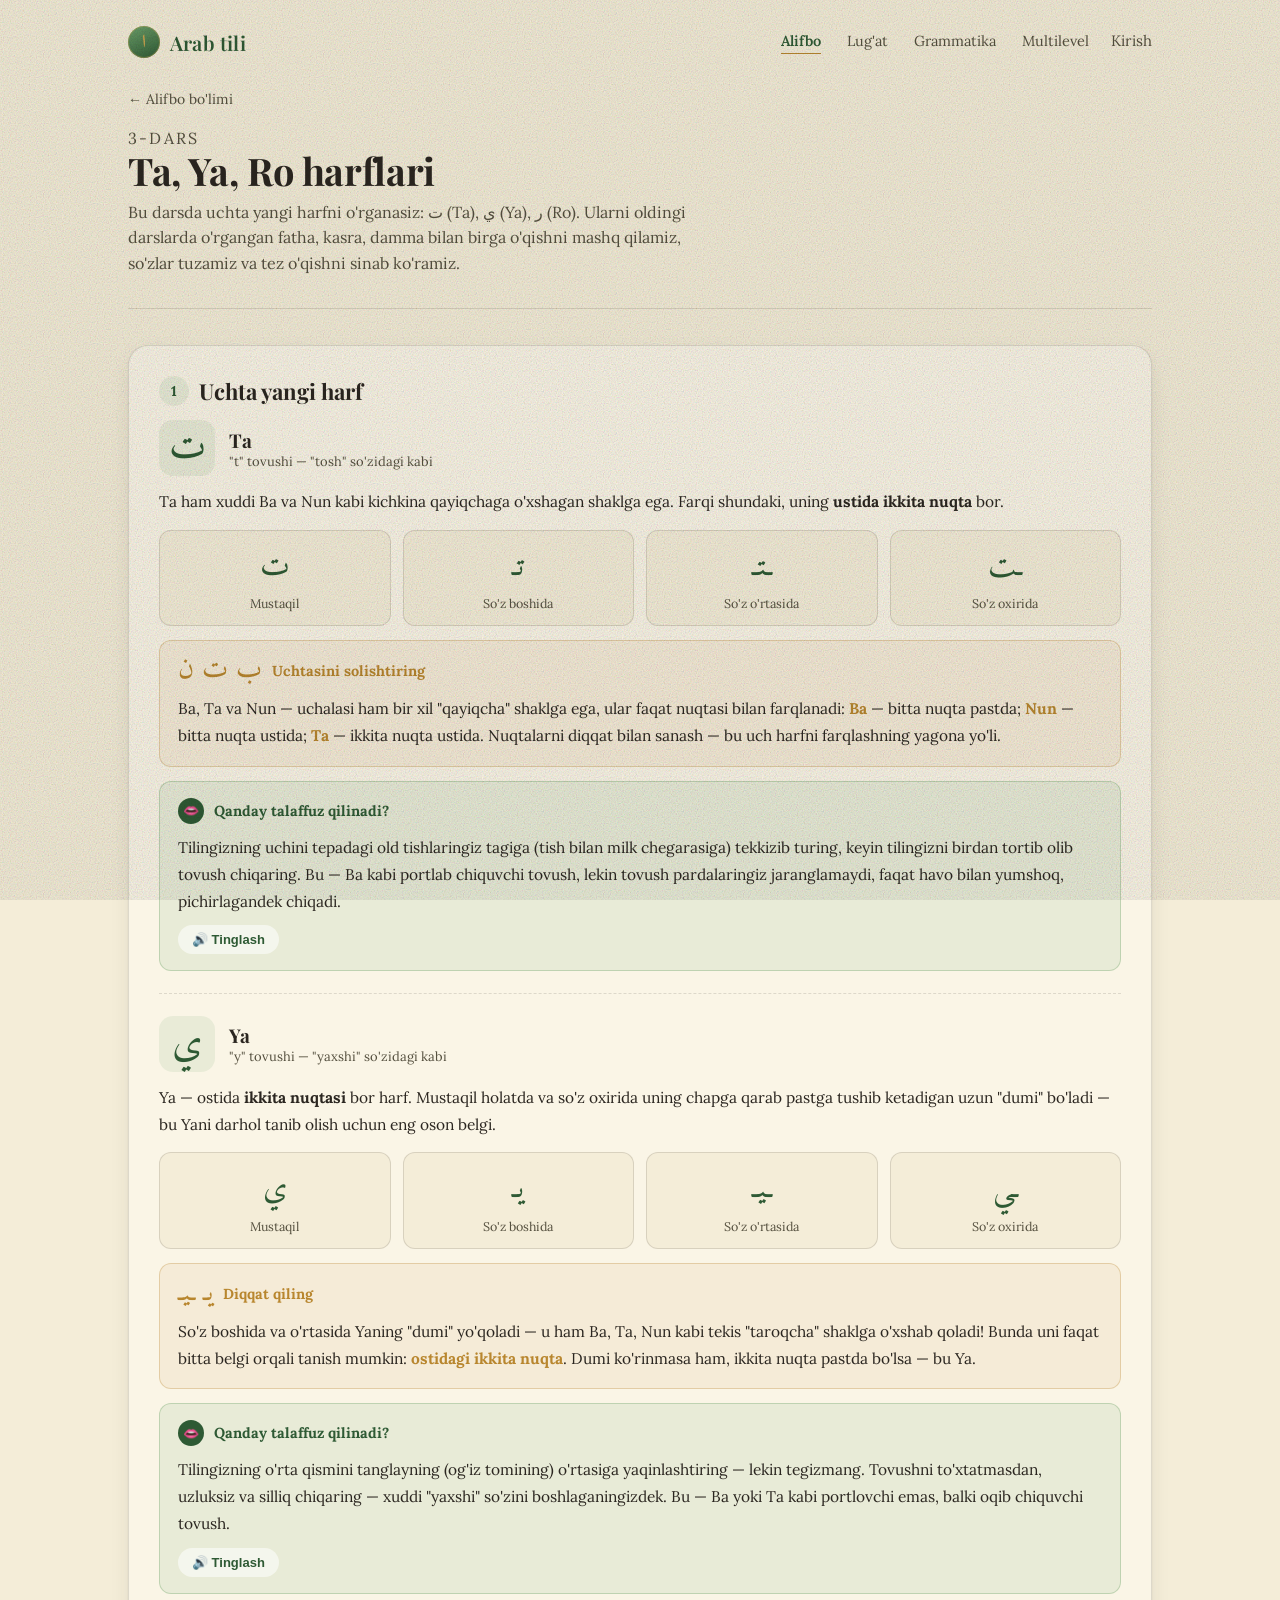
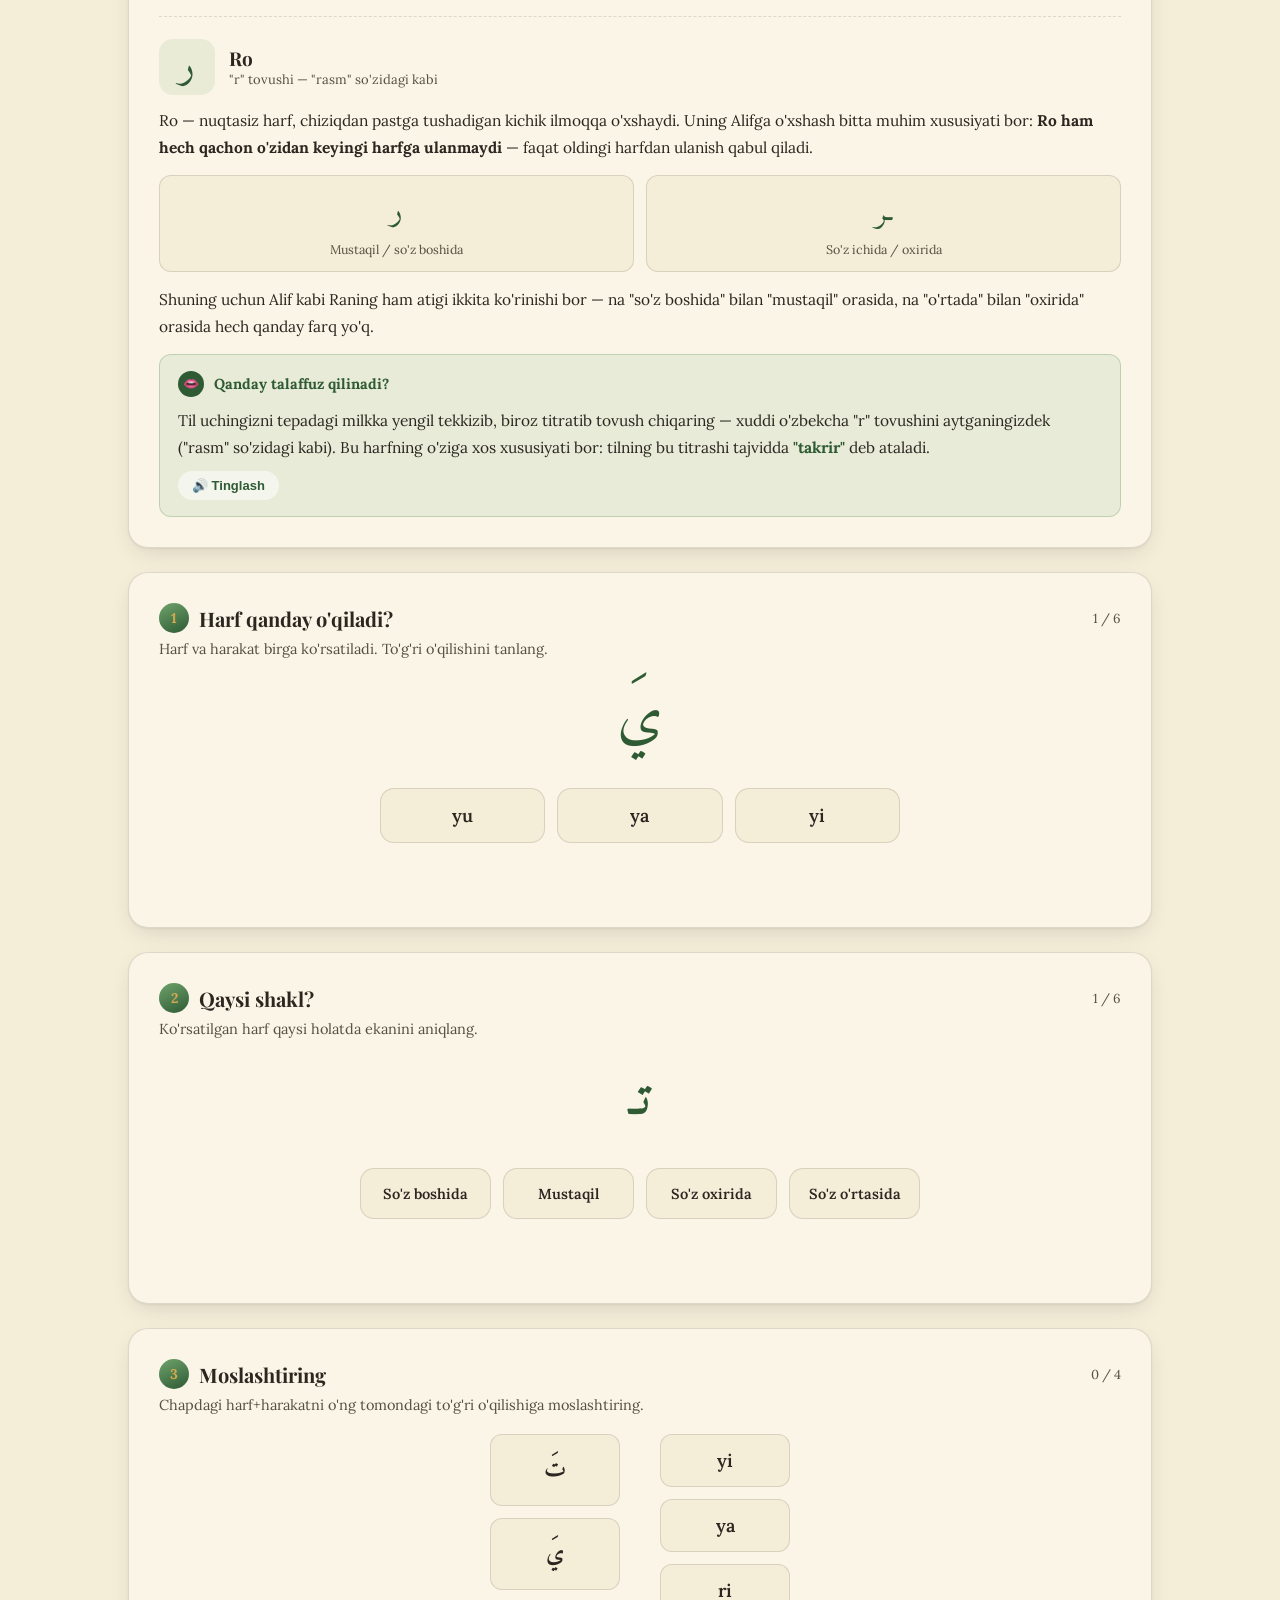
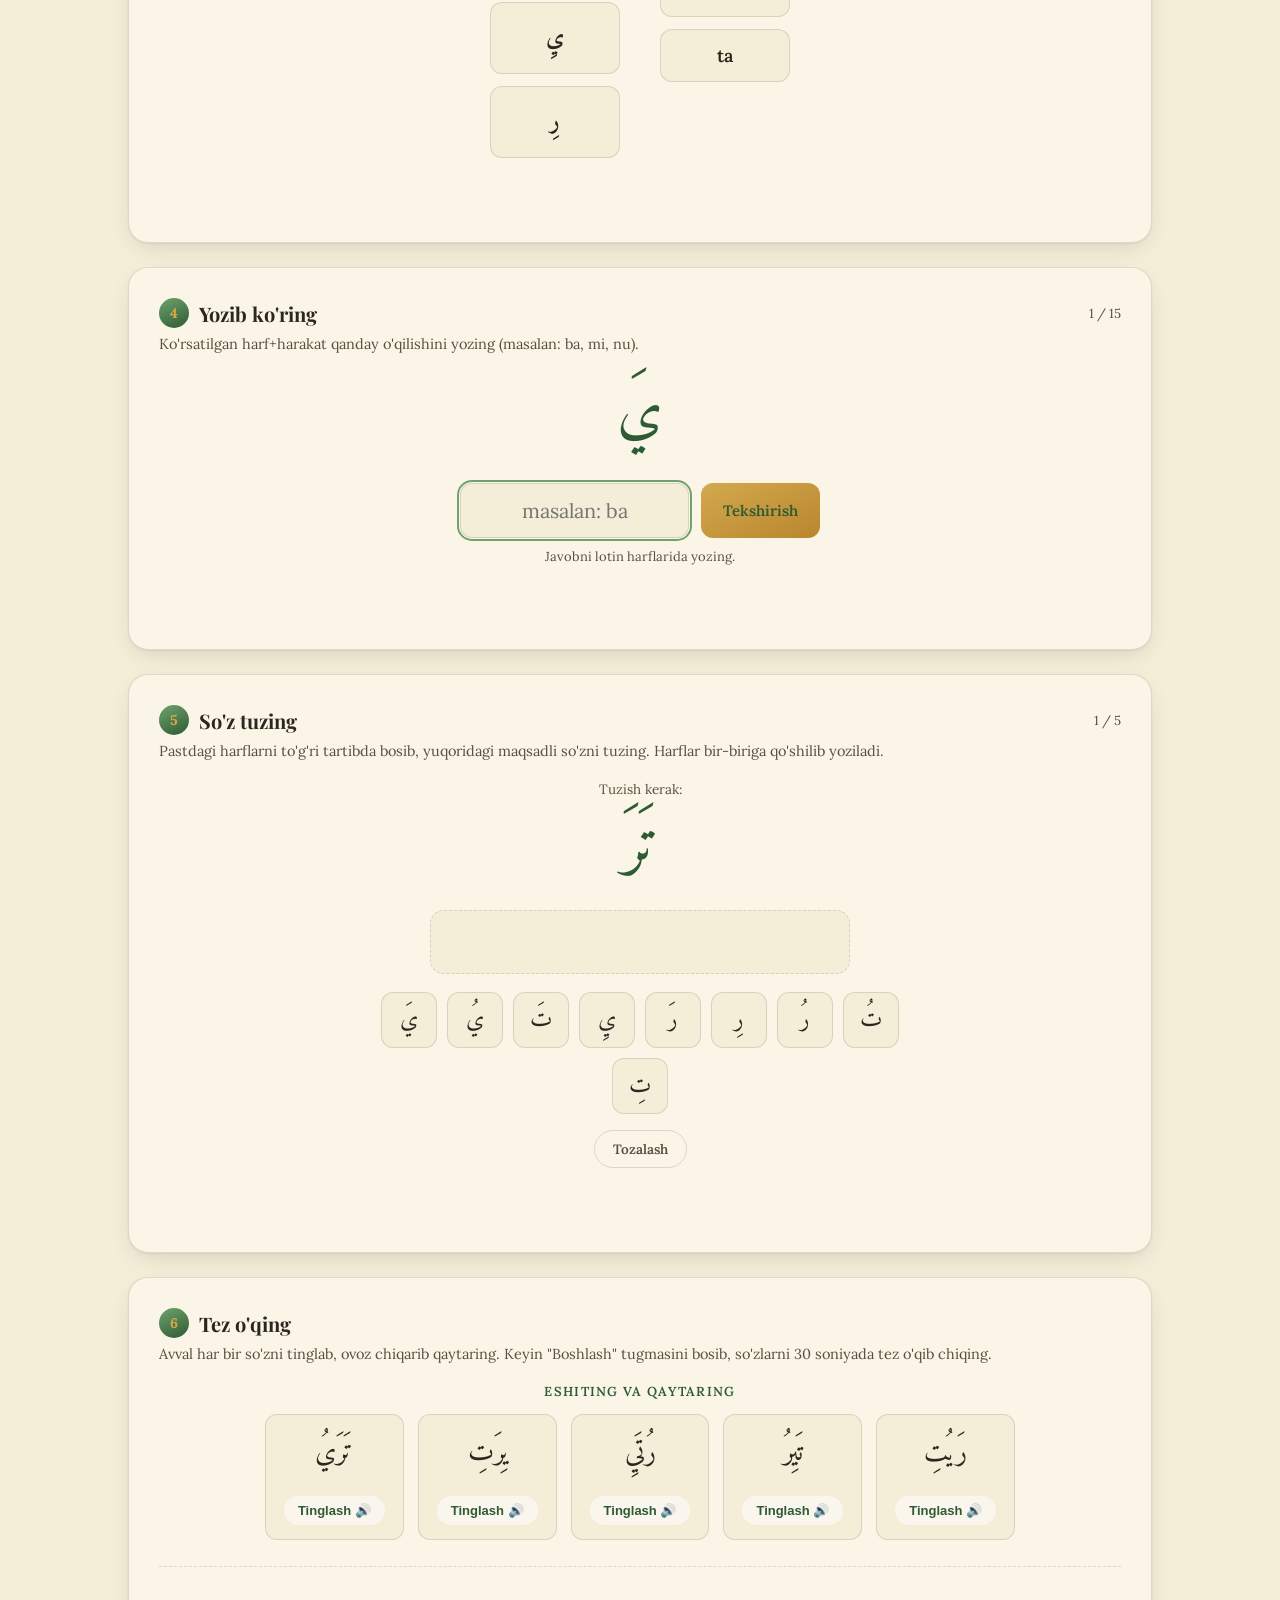
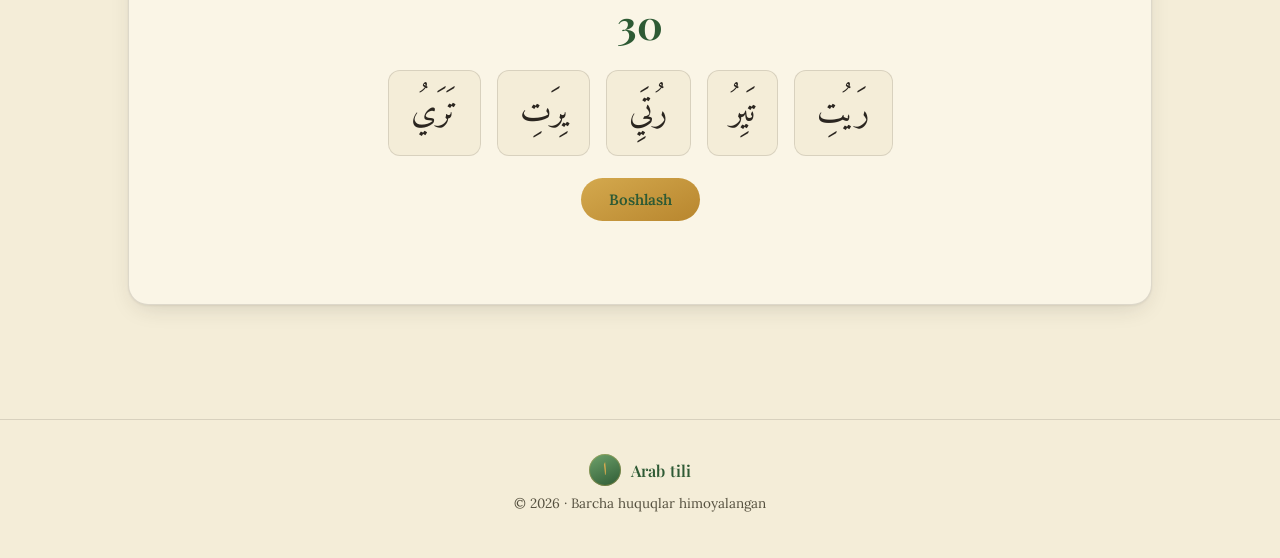
<file: alifbo-dars3.html>
<!DOCTYPE html>
<html lang="uz">
<head>
<meta charset="UTF-8">
<meta name="viewport" content="width=device-width, initial-scale=1.0">
<title>3-dars: Ta, Ya, Ro — Arab tili</title>
<link rel="preconnect" href="https://fonts.googleapis.com">
<link rel="preconnect" href="https://fonts.gstatic.com" crossorigin>
<link href="https://fonts.googleapis.com/css2?family=Playfair+Display:ital,wght@0,500;0,600;0,700;0,800;1,500&family=Lora:ital,wght@0,400;0,500;0,600;1,400&family=Amiri:ital@0;1&display=swap" rel="stylesheet">
<link rel="stylesheet" href="styles.css">
<style>
  .lesson-hero{ padding: 20px 0 32px; border-bottom: 1px solid var(--line); margin-bottom: 36px; }
  .lesson-kicker{ font-size: 13px; letter-spacing: 0.14em; text-transform: uppercase; color: var(--gold); margin: 0 0 8px; }
  .lesson-hero h1{ font-family:'Playfair Display', serif; font-weight:700; font-size: clamp(28px,4vw,38px); margin:0 0 10px; }
  .lesson-hero p{ color: var(--ink-soft); font-size: 16px; max-width: 560px; margin:0; line-height:1.6; }

  .block{
    background: var(--parchment-card);
    border: 1px solid var(--line);
    border-radius: 20px;
    box-shadow: var(--shadow);
    padding: 30px;
    margin-bottom: 24px;
  }
  .block h2{
    font-family:'Playfair Display', serif;
    font-size: 22px;
    font-weight: 700;
    margin: 0 0 14px;
    display:flex; align-items:center; gap:10px;
  }
  .block h2 .num{
    width: 30px; height:30px; border-radius: 50%;
    background: var(--teal-tint); color: var(--teal-deep);
    font-size: 14px; font-family:'Lora', serif; font-weight:700;
    display:flex; align-items:center; justify-content:center; flex-shrink:0;
  }
  .block p{ font-size: 15.5px; line-height:1.75; color: var(--ink); margin: 0 0 14px; }
  .block p:last-child{ margin-bottom:0; }
  .block .ar{ font-family:'Amiri', serif; }

  .letter-panel{ border-top: 1px dashed var(--line); padding-top: 22px; margin-top: 22px; }
  .letter-panel:first-of-type{ border-top:none; padding-top:0; margin-top:0; }
  .letter-panel-head{ display:flex; align-items:center; gap:14px; margin-bottom: 12px; }
  .letter-panel-head .big-glyph{
    font-family:'Amiri', serif; font-size: 40px; color: var(--teal-deep); direction:rtl;
    width:56px; height:56px; border-radius:14px; background:var(--teal-tint);
    display:flex; align-items:center; justify-content:center; flex-shrink:0;
  }
  .letter-panel-head h3{ font-family:'Playfair Display', serif; font-size:19px; margin:0; }
  .letter-panel-head .sound-tag{ font-size:13px; color:var(--ink-soft); }

  .forms-row{ display:flex; gap:12px; flex-wrap:wrap; margin: 14px 0; }
  .form-card{
    background: var(--parchment); border:1px solid var(--line); border-radius:12px;
    padding: 14px 16px; text-align:center; min-width: 110px; flex:1;
  }
  .form-card .glyph{ font-family:'Amiri', serif; font-size: 32px; color: var(--teal-deep); direction:rtl; line-height:1.4; margin-bottom:6px; }
  .form-card .label{ font-size:12.5px; color: var(--ink-soft); }

  .note-box{
    background: rgba(184,134,46,0.08);
    border: 1px solid rgba(184,134,46,0.3);
    border-radius: 12px;
    padding: 16px 18px;
    margin-top: 14px;
    font-size: 14.5px;
    line-height: 1.65;
  }
  .note-box b{ color: var(--gold); }
  .note-box p{ margin:0; }
  .note-box-head{ display:flex; align-items:center; gap:10px; margin-bottom:10px; }
  .note-glyph{
    font-family:'Amiri', serif; font-size:28px; color: var(--gold); direction:rtl;
    line-height:1; flex-shrink:0;
  }

  .pronounce-box{
    background: var(--teal-tint);
    border: 1px solid rgba(111,163,108,0.35);
    border-radius: 12px;
    padding: 16px 18px;
    margin-top: 14px;
    font-size: 14.5px;
    line-height: 1.65;
  }
  .pronounce-box p{ margin:0; }
  .pronounce-box p + p{ margin-top:8px; }
  .pronounce-box-head{ display:flex; align-items:center; gap:10px; margin-bottom:10px; }
  .pronounce-icon{
    width:26px; height:26px; border-radius:50%; flex-shrink:0;
    background: var(--teal-deep); color: var(--gold-light);
    display:flex; align-items:center; justify-content:center; font-size:13px;
  }
  .pronounce-box b{ color: var(--teal-deep); }
  .play-btn{
    display:inline-flex; align-items:center; gap:6px;
    font-size: 13px; font-weight:600; color: var(--teal-deep);
    background: rgba(255,255,255,0.55); border: none; border-radius: 999px;
    padding: 7px 14px; cursor:pointer; margin-top: 10px;
  }
  .play-btn:hover{ background: rgba(255,255,255,0.85); }

  /* ---------- exercises (shared with lesson 1 patterns) ---------- */
  .exercise{
    background: var(--parchment-card); border:1px solid var(--line); border-radius:20px;
    box-shadow: var(--shadow); padding:30px; margin-bottom:24px;
  }
  .ex-head{ display:flex; align-items:center; justify-content:space-between; gap:14px; margin-bottom:6px; flex-wrap:wrap; }
  .ex-title{ font-family:'Playfair Display', serif; font-weight:700; font-size:20px; margin:0; display:flex; align-items:center; gap:10px; }
  .ex-title .num{
    width:30px; height:30px; border-radius:50%;
    background: linear-gradient(155deg, var(--teal), var(--teal-deep));
    color: var(--gold-light); font-size:14px; font-family:'Lora',serif; font-weight:700;
    display:flex; align-items:center; justify-content:center; flex-shrink:0;
  }
  .ex-progress{ font-size:13px; color: var(--ink-soft); }
  .ex-instr{ font-size:14.5px; color: var(--ink-soft); margin:0 0 20px; }
  .prompt-glyph{ font-family:'Amiri', serif; font-size:60px; color: var(--teal-deep); text-align:center; direction:rtl; margin:10px 0 26px; line-height:1.4; }

  .opt-grid{ display:grid; grid-template-columns: repeat(auto-fit,minmax(110px,1fr)); gap:12px; max-width:520px; margin:0 auto; }
  .opt-btn{
    font-family:'Lora', serif; font-size:18px; font-weight:600; padding:15px 8px;
    border-radius:14px; border:1.5px solid var(--line); background: var(--parchment);
    color: var(--ink); cursor:pointer; transition: border-color .15s ease, transform .1s ease;
  }
  .opt-btn:hover{ border-color: var(--teal); transform: translateY(-1px); }
  .opt-btn.correct{ background: var(--teal-tint); border-color: var(--teal); color: var(--teal-deep); }
  .opt-btn.wrong{ background: rgba(139,58,58,0.1); border-color: var(--rose); color: var(--rose); }
  .opt-btn:disabled{ cursor:default; transform:none; }

  .ex-feedback{ text-align:center; font-size:15px; font-weight:600; min-height:24px; margin:16px 0 4px; }
  .ex-feedback.ok{ color: var(--teal-deep); }
  .ex-feedback.err{ color: var(--rose); }
  .ex-actions{ display:flex; justify-content:center; margin-top:14px; }
  .next-btn{
    font-family:'Lora', serif; font-weight:600; font-size:14.5px; padding:11px 26px;
    border-radius:999px; border:none; cursor:pointer;
    background: linear-gradient(155deg, var(--gold-light), var(--gold)); color: var(--teal-deep);
    display:none;
  }
  .next-btn.show{ display:inline-flex; }

  .match-wrap{ display:flex; gap:40px; justify-content:center; flex-wrap:wrap; }
  .match-col{ display:flex; flex-direction:column; gap:12px; min-width:130px; }
  .match-item{
    font-family:'Lora', serif; font-size:18px; font-weight:600; padding:14px 18px;
    border-radius:12px; border:1.5px solid var(--line); background: var(--parchment);
    cursor:pointer; text-align:center; transition: border-color .15s ease, background .15s ease;
  }
  .match-item.ar{ font-family:'Amiri', serif; font-size:24px; direction:rtl; }
  .match-item.selected{ border-color: var(--teal); background: var(--teal-tint); }
  .match-item.matched{ border-color: var(--teal); background: var(--teal-tint); opacity:0.55; cursor:default; }
  .match-item.shake{ border-color: var(--rose); }

  .type-row{ display:flex; gap:12px; justify-content:center; max-width:360px; margin:0 auto; width:100%; }
  .type-row input{
    flex:1; min-width:0; font-family:'Lora', serif; font-size:20px; text-align:center;
    padding:14px 16px; border-radius:12px; border:1.5px solid var(--line); background: var(--parchment); color: var(--ink);
  }
  .type-row input:focus{ outline:2px solid var(--teal); outline-offset:1px; }
  .type-row button{
    flex-shrink:0; font-family:'Lora', serif; font-weight:600; font-size:15px; padding:0 22px;
    border-radius:12px; border:none; cursor:pointer;
    background: linear-gradient(155deg, var(--gold-light), var(--gold)); color: var(--teal-deep);
  }
  .type-hint{ text-align:center; font-size:13px; color: var(--ink-soft); margin-top:10px; }

  /* word building */
  .build-target{ text-align:center; margin-bottom: 18px; }
  .build-target-label{ font-size:13.5px; color: var(--ink-soft); margin-bottom:8px; }
  .build-display{
    min-height: 64px; display:flex; align-items:center; justify-content:center;
    font-family:'Amiri', serif; font-size: 44px; color: var(--teal-deep); direction: rtl;
    background: var(--parchment); border: 1.5px dashed var(--line); border-radius:14px;
    margin: 0 auto 18px; max-width: 420px; padding: 10px 20px; letter-spacing: 0;
  }
  .build-tiles{ display:flex; flex-wrap:wrap; gap:10px; justify-content:center; max-width:520px; margin:0 auto; }
  .build-tile{
    font-family:'Amiri', serif; font-size:24px; direction:rtl;
    width:56px; height:56px; border-radius:12px; border:1.5px solid var(--line);
    background: var(--parchment); color: var(--ink); cursor:pointer;
    display:flex; align-items:center; justify-content:center;
    transition: border-color .15s ease, transform .1s ease;
  }
  .build-tile:hover{ border-color: var(--teal); transform: translateY(-1px); }
  .build-tile:disabled{ opacity:0.35; cursor:default; }
  .build-controls{ display:flex; gap:10px; justify-content:center; margin-top:16px; }
  .ghost-btn{
    font-family:'Lora', serif; font-weight:600; font-size:13.5px; padding:9px 18px;
    border-radius:999px; border:1.5px solid var(--line); background:transparent; color: var(--ink-soft); cursor:pointer;
  }
  .ghost-btn:hover{ border-color: var(--teal); color: var(--teal-deep); }

  /* timed reading */
  .listen-repeat-label{
    text-align:center; font-size:13px; letter-spacing:0.1em; text-transform:uppercase;
    color: var(--teal-deep); font-weight:600; margin-bottom:14px;
  }
  .reading-words-audio{
    display:flex; flex-wrap:wrap; gap:14px; justify-content:center; margin-bottom: 30px;
    padding-bottom: 26px; border-bottom: 1px dashed var(--line);
  }
  .reading-word-audio{
    display:flex; flex-direction:column; align-items:center; gap:8px;
    font-family:'Amiri', serif; font-size: 28px; direction:rtl; color: var(--ink);
    background: var(--parchment); border:1px solid var(--line); border-radius:12px;
    padding: 14px 18px;
  }
  .timer-display{
    text-align:center; font-family:'Playfair Display', serif; font-size: 40px; font-weight:700;
    color: var(--teal-deep); margin: 4px 0 20px;
  }
  .timer-display.warn{ color: var(--rose); }
  .reading-words{
    display:flex; flex-wrap:wrap; gap:16px; justify-content:center; margin-bottom: 22px;
  }
  .reading-word{
    font-family:'Amiri', serif; font-size: 34px; direction:rtl; color: var(--ink);
    background: var(--parchment); border:1px solid var(--line); border-radius:12px;
    padding: 12px 22px;
  }
  .timed-actions{ display:flex; justify-content:center; gap:12px; }
  .start-btn, .done-btn{
    font-family:'Lora', serif; font-weight:600; font-size:15px; padding:12px 28px;
    border-radius:999px; border:none; cursor:pointer;
    background: linear-gradient(155deg, var(--gold-light), var(--gold)); color: var(--teal-deep);
  }
  .done-btn{ display:none; }
  .done-btn.show{ display:inline-flex; }
  .timed-result{ text-align:center; font-size:15px; font-weight:600; margin-top:16px; min-height:22px; }
  .timed-result.ok{ color: var(--teal-deep); }
  .timed-result.err{ color: var(--rose); }

  .completed-banner{
    text-align:center; padding:60px 30px; background: var(--parchment-card);
    border:1px solid var(--line); border-radius:20px; box-shadow: var(--shadow); display:none;
  }
  .completed-banner.show{ display:block; }
  .completed-banner h2{ font-family:'Playfair Display', serif; font-size:28px; margin:14px 0 8px; }
  .completed-banner p{ color: var(--ink-soft); font-size:15.5px; }
  .completed-icon{
    width:64px; height:64px; margin:0 auto; border-radius:50%;
    background: linear-gradient(155deg, var(--gold-light), var(--gold));
    display:flex; align-items:center; justify-content:center; color: var(--teal-deep);
  }

  @media (max-width: 640px){
    .block, .exercise{ padding:22px 18px; }
    .match-wrap{ gap:20px; }
    .forms-row{ gap:8px; }
    .form-card{ min-width: 78px; padding: 10px 8px; }
    .form-card .glyph{ font-size:26px; }
  }
</style>
</head>
<body>

<header>
  <div class="wrap header-row">
    <a class="brand" href="index.html">
      <span class="brand-mark" aria-hidden="true">ا</span>
      Arab tili
    </a>
    <div class="header-actions">
      <nav class="main-nav">
        <a href="alifbo.html" class="active" aria-current="page">Alifbo</a>
        <a href="lugat.html">Lug'at</a>
        <a href="grammatika.html">Grammatika</a>
        <a href="multilevel.html">Multilevel</a>
      </nav>
      <a class="login-link" href="#">Kirish</a>
    </div>
  </div>
</header>

<main class="wrap" style="padding-bottom:90px;">
  <section class="lesson-hero">
    <a class="back-link" href="alifbo.html">&larr; Alifbo bo'limi</a>
    <p class="lesson-kicker">3-dars</p>
    <h1>Ta, Ya, Ro harflari</h1>
    <p>Bu darsda uchta yangi harfni o'rganasiz: ت (Ta), ي (Ya), ر (Ro). Ularni oldingi darslarda o'rgangan fatha, kasra, damma bilan birga o'qishni mashq qilamiz, so'zlar tuzamiz va tez o'qishni sinab ko'ramiz.</p>
  </section>

  <!-- ===================== EXPLANATION: three letters ===================== -->
  <div class="block">
    <h2><span class="num">1</span> Uchta yangi harf</h2>

    <div class="letter-panel">
      <div class="letter-panel-head">
        <span class="big-glyph">ت</span>
        <div>
          <h3>Ta</h3>
          <div class="sound-tag">"t" tovushi — "tosh" so'zidagi kabi</div>
        </div>
      </div>
      <p>Ta ham xuddi Ba va Nun kabi kichkina qayiqchaga o'xshagan shaklga ega. Farqi shundaki, uning <b>ustida ikkita nuqta</b> bor.</p>
      <div class="forms-row">
        <div class="form-card"><div class="glyph">ت</div><div class="label">Mustaqil</div></div>
        <div class="form-card"><div class="glyph">تـ</div><div class="label">So'z boshida</div></div>
        <div class="form-card"><div class="glyph">ـتـ</div><div class="label">So'z o'rtasida</div></div>
        <div class="form-card"><div class="glyph">ـت</div><div class="label">So'z oxirida</div></div>
      </div>
      <div class="note-box">
        <div class="note-box-head">
          <span class="note-glyph">ب ت ن</span>
          <b>Uchtasini solishtiring</b>
        </div>
        <p>Ba, Ta va Nun — uchalasi ham bir xil "qayiqcha" shaklga ega, ular faqat nuqtasi bilan farqlanadi: <b>Ba</b> — bitta nuqta pastda; <b>Nun</b> — bitta nuqta ustida; <b>Ta</b> — ikkita nuqta ustida. Nuqtalarni diqqat bilan sanash — bu uch harfni farqlashning yagona yo'li.</p>
      </div>
      <div class="pronounce-box">
        <div class="pronounce-box-head">
          <span class="pronounce-icon" aria-hidden="true">👄</span>
          <b>Qanday talaffuz qilinadi?</b>
        </div>
        <p>Tilingizning uchini tepadagi old tishlaringiz tagiga (tish bilan milk chegarasiga) tekkizib turing, keyin tilingizni birdan tortib olib tovush chiqaring. Bu — Ba kabi portlab chiquvchi tovush, lekin tovush pardalaringiz jaranglamaydi, faqat havo bilan yumshoq, pichirlagandek chiqadi.</p>
        <button class="play-btn" onclick="speakArabic('تَ')">🔊 Tinglash</button>
      </div>
    </div>

    <div class="letter-panel">
      <div class="letter-panel-head">
        <span class="big-glyph">ي</span>
        <div>
          <h3>Ya</h3>
          <div class="sound-tag">"y" tovushi — "yaxshi" so'zidagi kabi</div>
        </div>
      </div>
      <p>Ya — ostida <b>ikkita nuqtasi</b> bor harf. Mustaqil holatda va so'z oxirida uning chapga qarab pastga tushib ketadigan uzun "dumi" bo'ladi — bu Yani darhol tanib olish uchun eng oson belgi.</p>
      <div class="forms-row">
        <div class="form-card"><div class="glyph">ي</div><div class="label">Mustaqil</div></div>
        <div class="form-card"><div class="glyph">يـ</div><div class="label">So'z boshida</div></div>
        <div class="form-card"><div class="glyph">ـيـ</div><div class="label">So'z o'rtasida</div></div>
        <div class="form-card"><div class="glyph">ـي</div><div class="label">So'z oxirida</div></div>
      </div>
      <div class="note-box">
        <div class="note-box-head">
          <span class="note-glyph">يـ ـيـ</span>
          <b>Diqqat qiling</b>
        </div>
        <p>So'z boshida va o'rtasida Yaning "dumi" yo'qoladi — u ham Ba, Ta, Nun kabi tekis "taroqcha" shaklga o'xshab qoladi! Bunda uni faqat bitta belgi orqali tanish mumkin: <b>ostidagi ikkita nuqta</b>. Dumi ko'rinmasa ham, ikkita nuqta pastda bo'lsa — bu Ya.</p>
      </div>
      <div class="pronounce-box">
        <div class="pronounce-box-head">
          <span class="pronounce-icon" aria-hidden="true">👄</span>
          <b>Qanday talaffuz qilinadi?</b>
        </div>
        <p>Tilingizning o'rta qismini tanglayning (og'iz tomining) o'rtasiga yaqinlashtiring — lekin tegizmang. Tovushni to'xtatmasdan, uzluksiz va silliq chiqaring — xuddi "yaxshi" so'zini boshlaganingizdek. Bu — Ba yoki Ta kabi portlovchi emas, balki oqib chiquvchi tovush.</p>
        <button class="play-btn" onclick="speakArabic('يَ')">🔊 Tinglash</button>
      </div>
    </div>

    <div class="letter-panel">
      <div class="letter-panel-head">
        <span class="big-glyph">ر</span>
        <div>
          <h3>Ro</h3>
          <div class="sound-tag">"r" tovushi — "rasm" so'zidagi kabi</div>
        </div>
      </div>
      <p>Ro — nuqtasiz harf, chiziqdan pastga tushadigan kichik ilmoqqa o'xshaydi. Uning Alifga o'xshash bitta muhim xususiyati bor: <b>Ro ham hech qachon o'zidan keyingi harfga ulanmaydi</b> — faqat oldingi harfdan ulanish qabul qiladi.</p>
      <div class="forms-row">
        <div class="form-card"><div class="glyph">ر</div><div class="label">Mustaqil / so'z boshida</div></div>
        <div class="form-card"><div class="glyph">ـر</div><div class="label">So'z ichida / oxirida</div></div>
      </div>
      <p>Shuning uchun Alif kabi Raning ham atigi ikkita ko'rinishi bor — na "so'z boshida" bilan "mustaqil" orasida, na "o'rtada" bilan "oxirida" orasida hech qanday farq yo'q.</p>
      <div class="pronounce-box">
        <div class="pronounce-box-head">
          <span class="pronounce-icon" aria-hidden="true">👄</span>
          <b>Qanday talaffuz qilinadi?</b>
        </div>
        <p>Til uchingizni tepadagi milkka yengil tekkizib, biroz titratib tovush chiqaring — xuddi o'zbekcha "r" tovushini aytganingizdek ("rasm" so'zidagi kabi). Bu harfning o'ziga xos xususiyati bor: tilning bu titrashi tajvidda <b>"takrir"</b> deb ataladi.</p>
        <button class="play-btn" onclick="speakArabic('رَ')">🔊 Tinglash</button>
      </div>
    </div>
  </div>

  <!-- ===================== EXERCISE 1: sound MCQ ===================== -->
  <div class="exercise" id="ex1">
    <div class="ex-head">
      <h3 class="ex-title"><span class="num">1</span> Harf qanday o'qiladi?</h3>
      <span class="ex-progress" id="ex1-progress">1 / 6</span>
    </div>
    <p class="ex-instr">Harf va harakat birga ko'rsatiladi. To'g'ri o'qilishini tanlang.</p>
    <div class="prompt-glyph" id="ex1-prompt">تَ</div>
    <div class="opt-grid" id="ex1-opts"></div>
    <p class="ex-feedback" id="ex1-feedback"></p>
    <div class="ex-actions"><button class="next-btn" id="ex1-next" onclick="nextRound('ex1')">Keyingisi &rarr;</button></div>
  </div>

  <!-- ===================== EXERCISE 2: form recognition ===================== -->
  <div class="exercise" id="ex2">
    <div class="ex-head">
      <h3 class="ex-title"><span class="num">2</span> Qaysi shakl?</h3>
      <span class="ex-progress" id="ex2-progress">1 / 6</span>
    </div>
    <p class="ex-instr">Ko'rsatilgan harf qaysi holatda ekanini aniqlang.</p>
    <div class="prompt-glyph" id="ex2-prompt">تـ</div>
    <div class="opt-grid" id="ex2-opts" style="max-width:560px;"></div>
    <p class="ex-feedback" id="ex2-feedback"></p>
    <div class="ex-actions"><button class="next-btn" id="ex2-next" onclick="nextRound('ex2')">Keyingisi &rarr;</button></div>
  </div>

  <!-- ===================== EXERCISE 3: matching ===================== -->
  <div class="exercise" id="ex3">
    <div class="ex-head">
      <h3 class="ex-title"><span class="num">3</span> Moslashtiring</h3>
      <span class="ex-progress" id="ex3-progress">0 / 4</span>
    </div>
    <p class="ex-instr">Chapdagi harf+harakatni o'ng tomondagi to'g'ri o'qilishiga moslashtiring.</p>
    <div class="match-wrap">
      <div class="match-col" id="ex3-left"></div>
      <div class="match-col" id="ex3-right"></div>
    </div>
    <p class="ex-feedback" id="ex3-feedback"></p>
    <div class="ex-actions"><button class="next-btn" id="ex3-next" onclick="finishMatching()">Davom etish &rarr;</button></div>
  </div>

  <!-- ===================== EXERCISE 4: typed input ===================== -->
  <div class="exercise" id="ex4">
    <div class="ex-head">
      <h3 class="ex-title"><span class="num">4</span> Yozib ko'ring</h3>
      <span class="ex-progress" id="ex4-progress">1 / 15</span>
    </div>
    <p class="ex-instr">Ko'rsatilgan harf+harakat qanday o'qilishini yozing (masalan: ba, mi, nu).</p>
    <div class="prompt-glyph" id="ex4-prompt">رُ</div>
    <div class="type-row">
      <input type="text" id="ex4-input" placeholder="masalan: ba" maxlength="4" autocomplete="off" onkeydown="if(event.key==='Enter')checkTyped()">
      <button onclick="checkTyped()">Tekshirish</button>
    </div>
    <p class="type-hint">Javobni lotin harflarida yozing.</p>
    <p class="ex-feedback" id="ex4-feedback"></p>
    <div class="ex-actions"><button class="next-btn" id="ex4-next" onclick="nextRound('ex4')">Keyingisi &rarr;</button></div>
  </div>

  <!-- ===================== EXERCISE 5: word building ===================== -->
  <div class="exercise" id="ex5">
    <div class="ex-head">
      <h3 class="ex-title"><span class="num">5</span> So'z tuzing</h3>
      <span class="ex-progress" id="ex5-progress">1 / 5</span>
    </div>
    <p class="ex-instr">Pastdagi harflarni to'g'ri tartibda bosib, yuqoridagi maqsadli so'zni tuzing. Harflar bir-biriga qo'shilib yoziladi.</p>
    <div class="build-target">
      <div class="build-target-label">Tuzish kerak:</div>
      <div class="prompt-glyph" id="ex5-target" style="margin-bottom:6px;">تَرَ</div>
    </div>
    <div class="build-display" id="ex5-display" dir="rtl"></div>
    <div class="build-tiles" id="ex5-tiles"></div>
    <div class="build-controls">
      <button class="ghost-btn" onclick="clearBuild()">Tozalash</button>
    </div>
    <p class="ex-feedback" id="ex5-feedback"></p>
    <div class="ex-actions"><button class="next-btn" id="ex5-next" onclick="nextRound('ex5')">Keyingisi &rarr;</button></div>
  </div>

  <!-- ===================== EXERCISE 6: timed reading ===================== -->
  <div class="exercise" id="ex6">
    <div class="ex-head">
      <h3 class="ex-title"><span class="num">6</span> Tez o'qing</h3>
      <span class="ex-progress" id="ex6-progress"></span>
    </div>
    <p class="ex-instr">Avval har bir so'zni tinglab, ovoz chiqarib qaytaring. Keyin "Boshlash" tugmasini bosib, so'zlarni 30 soniyada tez o'qib chiqing.</p>

    <div class="listen-repeat-label">Eshiting va qaytaring</div>
    <div class="reading-words-audio" id="reading-words-audio"></div>

    <div class="timer-display" id="timer-display">30</div>
    <div class="reading-words" id="reading-words"></div>
    <div class="timed-actions">
      <button class="start-btn" id="start-btn" onclick="startTimedReading()">Boshlash</button>
      <button class="done-btn" id="done-btn" onclick="finishTimedReading()">Tugatdim</button>
    </div>
    <p class="timed-result" id="timed-result"></p>
  </div>

  <div class="completed-banner" id="completed">
    <div class="completed-icon" aria-hidden="true">
      <svg width="28" height="28" viewBox="0 0 24 24" fill="none"><path d="M20 6L9 17l-5-5" stroke="currentColor" stroke-width="2.5" stroke-linecap="round" stroke-linejoin="round"/></svg>
    </div>
    <h2>Tabriklaymiz!</h2>
    <p>3-darsni muvaffaqiyatli tugatdingiz. Endi Ta, Ya, Ro harflarini bilasiz va ularni harakatlar bilan o'qiy olasiz.</p>
  </div>
</main>

<footer>
  <a class="brand" href="index.html">
    <span class="brand-mark" aria-hidden="true">ا</span>
    Arab tili
  </a>
  &copy; 2026 · Barcha huquqlar himoyalangan
</footer>

<script>
/* ============================================================
   Audio (Web Speech API) — best-effort; browser voice quality varies.
   ============================================================ */
function speakArabic(text){
  if(!('speechSynthesis' in window)) return;
  window.speechSynthesis.cancel();
  const u = new SpeechSynthesisUtterance(text);
  const voices = window.speechSynthesis.getVoices();
  const arVoice = voices.find(v => v.lang && v.lang.toLowerCase().startsWith('ar'));
  if(arVoice) u.voice = arVoice;
  u.lang = 'ar-SA';
  u.rate = 0.8;
  window.speechSynthesis.speak(u);
}

/* ============================================================
   Data
   ============================================================ */
const LETTERS = [
  { id:'t', base:'ت', name:'Ta',
    forms: ['ت','تـ','ـتـ','ـت'],
    formLabels: ["Mustaqil", "So'z boshida", "So'z o'rtasida", "So'z oxirida"] },
  { id:'y', base:'ي', name:'Ya',
    forms: ['ي','يـ','ـيـ','ـي'],
    formLabels: ["Mustaqil", "So'z boshida", "So'z o'rtasida", "So'z oxirida"] },
  { id:'r', base:'ر', name:'Ro',
    forms: ['ر','ـر'],
    formLabels: ["Mustaqil / so'z boshida", "So'z ichida / oxirida"] },
];
const HARAKAT = [
  { id:'a', mark:'َ', sound:'a' },
  { id:'i', mark:'ِ', sound:'i' },
  { id:'u', mark:'ُ', sound:'u' },
];
// letter+harakat combos, e.g. { glyph:'بَ', letterName:'Ba', sound:'ba' }
const COMBOS = [];
LETTERS.forEach(l => HARAKAT.forEach(h => {
  COMBOS.push({ glyph: l.base + h.mark, letterName: l.name, letterId: l.id, harakatId: h.id, sound: l.id + h.sound });
}));

function shuffle(arr){
  const a = arr.slice();
  for(let i=a.length-1;i>0;i--){ const j=Math.floor(Math.random()*(i+1)); [a[i],a[j]]=[a[j],a[i]]; }
  return a;
}
function pick(arr){ return arr[Math.floor(Math.random()*arr.length)]; }

/* ============================================================
   Progress tracking / completion
   ============================================================ */
const completedExercises = new Set();
function markExerciseDone(key){
  completedExercises.add(key);
  if(completedExercises.size === 6){
    document.getElementById('completed').classList.add('show');
    document.getElementById('completed').scrollIntoView({ behavior:'smooth', block:'center' });
  }
}

const TOTAL_ROUNDS = { ex1:6, ex2:6, ex4:15, ex5:5 };
const state = {
  ex1:{ round:0 }, ex2:{ round:0 }, ex4:{ round:0, current:null }, ex5:{ round:0 },
};

/* ============================================================
   Generic MCQ engine
   ============================================================ */
function renderMCQ(key, promptText, correctLabel, allLabels, arabicOptions){
  const promptEl = document.getElementById(key+'-prompt');
  const optsEl = document.getElementById(key+'-opts');
  const feedbackEl = document.getElementById(key+'-feedback');
  const nextBtn = document.getElementById(key+'-next');
  promptEl.textContent = promptText;
  feedbackEl.textContent=''; feedbackEl.className='ex-feedback';
  nextBtn.classList.remove('show');
  optsEl.innerHTML='';
  shuffle(allLabels).forEach(label => {
    const btn = document.createElement('button');
    btn.className = 'opt-btn' + (arabicOptions ? ' ar' : '');
    btn.textContent = label;
    btn.onclick = () => handleMCQAnswer(key, btn, label, correctLabel, optsEl);
    optsEl.appendChild(btn);
  });
}
function handleMCQAnswer(key, btn, chosen, correct, optsEl){
  optsEl.querySelectorAll('.opt-btn').forEach(b => b.disabled = true);
  const feedbackEl = document.getElementById(key+'-feedback');
  const nextBtn = document.getElementById(key+'-next');
  if(chosen === correct){
    btn.classList.add('correct');
    feedbackEl.textContent = "To'g'ri! 👏"; feedbackEl.className = 'ex-feedback ok';
  } else {
    btn.classList.add('wrong');
    optsEl.querySelectorAll('.opt-btn').forEach(b => { if(b.textContent === correct) b.classList.add('correct'); });
    feedbackEl.textContent = "Unchalik emas — to'g'ri javob: " + correct;
    feedbackEl.className = 'ex-feedback err';
  }
  nextBtn.classList.add('show');
}

function nextRound(key){
  const s = state[key];
  s.round++;
  const total = TOTAL_ROUNDS[key];
  document.getElementById(key+'-progress').textContent = Math.min(s.round+1, total) + ' / ' + total;

  if(s.round >= total){
    document.getElementById(key+'-next').classList.remove('show');
    document.getElementById(key+'-progress').textContent = total + ' / ' + total;
    const feedbackEl = document.getElementById(key+'-feedback');
    feedbackEl.textContent = "Mashq tugadi! ✅"; feedbackEl.className = 'ex-feedback ok';
    if(key === 'ex5'){
      document.getElementById('ex5-tiles').innerHTML = '';
      document.getElementById('ex5-target').textContent = '✓';
    } else {
      const optsEl = document.getElementById(key+'-opts');
      if(optsEl) optsEl.innerHTML = '';
      const promptEl = document.getElementById(key+'-prompt');
      if(promptEl) promptEl.textContent = '✓';
    }
    markExerciseDone(key);
    return;
  }

  if(key === 'ex1') renderEx1Round();
  else if(key === 'ex2') renderEx2Round();
  else if(key === 'ex4') renderEx4Round();
  else if(key === 'ex5') renderEx5Round();
}

/* ---------- Exercise 1: sound MCQ per-letter ---------- */
function renderEx1Round(){
  const combo = pick(COMBOS);
  const letterSounds = HARAKAT.map(h => combo.letterId + h.sound);
  renderMCQ('ex1', combo.glyph, combo.sound, letterSounds, false);
}

/* ---------- Exercise 2: form recognition ---------- */
function renderEx2Round(){
  const letter = pick(LETTERS);
  const formIndex = Math.floor(Math.random() * letter.forms.length);
  const glyph = letter.forms[formIndex];
  const correct = letter.formLabels[formIndex];
  document.getElementById('ex2-prompt').textContent = glyph;
  renderMCQFromDOM('ex2', correct, letter.formLabels.slice());
}
// variant of renderMCQ that doesn't touch the prompt element (already set)
function renderMCQFromDOM(key, correctLabel, allLabels){
  const optsEl = document.getElementById(key+'-opts');
  const feedbackEl = document.getElementById(key+'-feedback');
  const nextBtn = document.getElementById(key+'-next');
  feedbackEl.textContent=''; feedbackEl.className='ex-feedback';
  nextBtn.classList.remove('show');
  optsEl.innerHTML='';
  shuffle(allLabels).forEach(label => {
    const btn = document.createElement('button');
    btn.className = 'opt-btn';
    btn.style.fontSize = '14.5px';
    btn.textContent = label;
    btn.onclick = () => handleMCQAnswer(key, btn, label, correctLabel, optsEl);
    optsEl.appendChild(btn);
  });
}

/* ---------- Exercise 3: matching ---------- */
let matchSelected = null, matchPairsSolved = 0, matchTotal = 4;
function renderMatching(){
  const chosen = shuffle(COMBOS).slice(0, matchTotal);
  const left = shuffle(chosen.map(c => ({ id:c.sound, display:c.glyph })));
  const right = shuffle(chosen.map(c => ({ id:c.sound, display:c.sound })));
  const leftEl = document.getElementById('ex3-left');
  const rightEl = document.getElementById('ex3-right');
  leftEl.innerHTML=''; rightEl.innerHTML='';
  left.forEach(item => {
    const el = document.createElement('div');
    el.className='match-item ar'; el.textContent=item.display;
    el.dataset.id=item.id; el.dataset.side='left';
    el.onclick=()=>handleMatchClick(el);
    leftEl.appendChild(el);
  });
  right.forEach(item => {
    const el = document.createElement('div');
    el.className='match-item'; el.textContent=item.display;
    el.dataset.id=item.id; el.dataset.side='right';
    el.onclick=()=>handleMatchClick(el);
    rightEl.appendChild(el);
  });
  matchSelected=null; matchPairsSolved=0;
  document.getElementById('ex3-progress').textContent = '0 / ' + matchTotal;
  document.getElementById('ex3-feedback').textContent='';
  document.getElementById('ex3-next').classList.remove('show');
}
function handleMatchClick(el){
  if(el.classList.contains('matched')) return;
  if(!matchSelected){ matchSelected=el; el.classList.add('selected'); return; }
  if(matchSelected===el) return;
  if(matchSelected.dataset.side===el.dataset.side){
    matchSelected.classList.remove('selected'); matchSelected=el; el.classList.add('selected'); return;
  }
  const feedbackEl = document.getElementById('ex3-feedback');
  if(matchSelected.dataset.id===el.dataset.id){
    matchSelected.classList.remove('selected'); matchSelected.classList.add('matched'); el.classList.add('matched');
    matchSelected=null; matchPairsSolved++;
    document.getElementById('ex3-progress').textContent = matchPairsSolved + ' / ' + matchTotal;
    feedbackEl.textContent="To'g'ri! 👏"; feedbackEl.className='ex-feedback ok';
    if(matchPairsSolved===matchTotal){
      feedbackEl.textContent="Barcha juftlik topildi! ✅";
      document.getElementById('ex3-next').classList.add('show');
    }
  } else {
    el.classList.add('shake'); matchSelected.classList.add('shake');
    feedbackEl.textContent="Bu juftlik emas, qayta urinib ko'ring"; feedbackEl.className='ex-feedback err';
    const a=matchSelected,b=el;
    setTimeout(()=>{ a.classList.remove('shake','selected'); b.classList.remove('shake'); }, 500);
    matchSelected=null;
  }
}
function finishMatching(){ markExerciseDone('ex3'); }

/* ---------- Exercise 4: typed input ---------- */
function renderEx4Round(){
  const combo = pick(COMBOS);
  state.ex4.current = combo;
  document.getElementById('ex4-prompt').textContent = combo.glyph;
  const input = document.getElementById('ex4-input');
  input.value=''; input.disabled=false;
  document.getElementById('ex4-feedback').textContent=''; document.getElementById('ex4-feedback').className='ex-feedback';
  document.getElementById('ex4-next').classList.remove('show');
  input.focus();
}
function checkTyped(){
  const input = document.getElementById('ex4-input');
  const feedbackEl = document.getElementById('ex4-feedback');
  const nextBtn = document.getElementById('ex4-next');
  const answer = input.value.trim().toLowerCase();
  if(!answer) return;
  const correct = state.ex4.current.sound;
  input.disabled = true;
  if(answer === correct){
    feedbackEl.textContent="To'g'ri! 👏"; feedbackEl.className='ex-feedback ok';
  } else {
    feedbackEl.textContent="Unchalik emas — to'g'ri javob: \""+correct+"\"";
    feedbackEl.className='ex-feedback err';
  }
  nextBtn.classList.add('show');
}

/* ---------- Exercise 5: word building ---------- */
const BUILD_TARGETS = ['تَرَ','يِرِ','رَتَيِ','تُيَرَ','يَرُتِ'];
let buildProgress = [];
let buildCurrentTarget = '';

function renderEx5Round(){
  buildCurrentTarget = BUILD_TARGETS[state.ex5.round] || BUILD_TARGETS[0];
  buildProgress = [];
  document.getElementById('ex5-target').textContent = buildCurrentTarget;
  document.getElementById('ex5-display').textContent = '';
  document.getElementById('ex5-feedback').textContent='';
  document.getElementById('ex5-feedback').className='ex-feedback';
  document.getElementById('ex5-next').classList.remove('show');

  const tilesEl = document.getElementById('ex5-tiles');
  tilesEl.innerHTML = '';
  const tileGlyphs = shuffle(COMBOS.map(c => c.glyph));
  tileGlyphs.forEach(glyph => {
    const btn = document.createElement('button');
    btn.className = 'build-tile';
    btn.textContent = glyph;
    btn.onclick = () => tapBuildTile(glyph);
    tilesEl.appendChild(btn);
  });
}
function tapBuildTile(glyph){
  buildProgress.push(glyph);
  document.getElementById('ex5-display').textContent = buildProgress.join('');
  const builtSoFar = buildProgress.join('');
  const feedbackEl = document.getElementById('ex5-feedback');

  if(buildCurrentTarget.indexOf(builtSoFar) !== 0){
    feedbackEl.textContent = "Bu harf hozircha mos kelmaydi — qayta urinib ko'ring";
    feedbackEl.className = 'ex-feedback err';
    setTimeout(clearBuild, 700);
    return;
  }
  feedbackEl.textContent = '';
  feedbackEl.className = 'ex-feedback';

  if(builtSoFar === buildCurrentTarget){
    feedbackEl.textContent = "Ajoyib! So'z to'g'ri tuzildi! 👏";
    feedbackEl.className = 'ex-feedback ok';
    document.getElementById('ex5-tiles').querySelectorAll('.build-tile').forEach(b => b.disabled = true);
    document.getElementById('ex5-next').classList.add('show');
  }
}
function clearBuild(){
  buildProgress = [];
  document.getElementById('ex5-display').textContent = '';
  const feedbackEl = document.getElementById('ex5-feedback');
  if(!feedbackEl.textContent.includes("to'g'ri tuzildi")){
    feedbackEl.textContent=''; feedbackEl.className='ex-feedback';
  }
}

/* ---------- Exercise 6: timed reading ---------- */
const READING_WORDS = ['تَرَيُ','يِرَتِ','رُتَيِ','تَيِرُ','رَيُتِ'];
let timerInterval = null;
let timerRemaining = 30;

function renderReadingWords(){
  const el = document.getElementById('reading-words');
  el.innerHTML = '';
  READING_WORDS.forEach(w => {
    const div = document.createElement('div');
    div.className = 'reading-word';
    div.textContent = w;
    el.appendChild(div);
  });

  const audioEl = document.getElementById('reading-words-audio');
  audioEl.innerHTML = '';
  READING_WORDS.forEach(w => {
    const card = document.createElement('div');
    card.className = 'reading-word-audio';
    const wordSpan = document.createElement('span');
    wordSpan.textContent = w;
    const btn = document.createElement('button');
    btn.className = 'play-btn';
    btn.textContent = '🔊 Tinglash';
    btn.onclick = () => speakArabic(w);
    card.appendChild(wordSpan);
    card.appendChild(btn);
    audioEl.appendChild(card);
  });
}
function startTimedReading(){
  timerRemaining = 30;
  document.getElementById('timer-display').textContent = timerRemaining;
  document.getElementById('timer-display').classList.remove('warn');
  document.getElementById('start-btn').style.display = 'none';
  document.getElementById('done-btn').classList.add('show');
  document.getElementById('timed-result').textContent = '';
  document.getElementById('timed-result').className = 'timed-result';

  clearInterval(timerInterval);
  timerInterval = setInterval(() => {
    timerRemaining--;
    document.getElementById('timer-display').textContent = Math.max(timerRemaining, 0);
    if(timerRemaining <= 10) document.getElementById('timer-display').classList.add('warn');
    if(timerRemaining <= 0){
      clearInterval(timerInterval);
      timeUpReading();
    }
  }, 1000);
}
function finishTimedReading(){
  clearInterval(timerInterval);
  document.getElementById('done-btn').classList.remove('show');
  const resultEl = document.getElementById('timed-result');
  const usedSeconds = 30 - Math.max(timerRemaining, 0);
  resultEl.textContent = "Zo'r! " + usedSeconds + " soniyada o'qib tugatdingiz. 👏";
  resultEl.className = 'timed-result ok';
  markExerciseDone('ex6');
}
function timeUpReading(){
  document.getElementById('done-btn').classList.remove('show');
  const resultEl = document.getElementById('timed-result');
  resultEl.textContent = "Vaqt tugadi — xavotir olmang, mashq qilishda davom eting!";
  resultEl.className = 'timed-result err';
  markExerciseDone('ex6');
}

/* ============================================================
   Init
   ============================================================ */
document.getElementById('ex1-progress').textContent = '1 / ' + TOTAL_ROUNDS.ex1;
document.getElementById('ex2-progress').textContent = '1 / ' + TOTAL_ROUNDS.ex2;
document.getElementById('ex4-progress').textContent = '1 / ' + TOTAL_ROUNDS.ex4;
document.getElementById('ex5-progress').textContent = '1 / ' + TOTAL_ROUNDS.ex5;

renderEx1Round();
renderEx2Round();
renderMatching();
renderEx4Round();
renderEx5Round();
renderReadingWords();
</script>
</body>
</html>
</file>
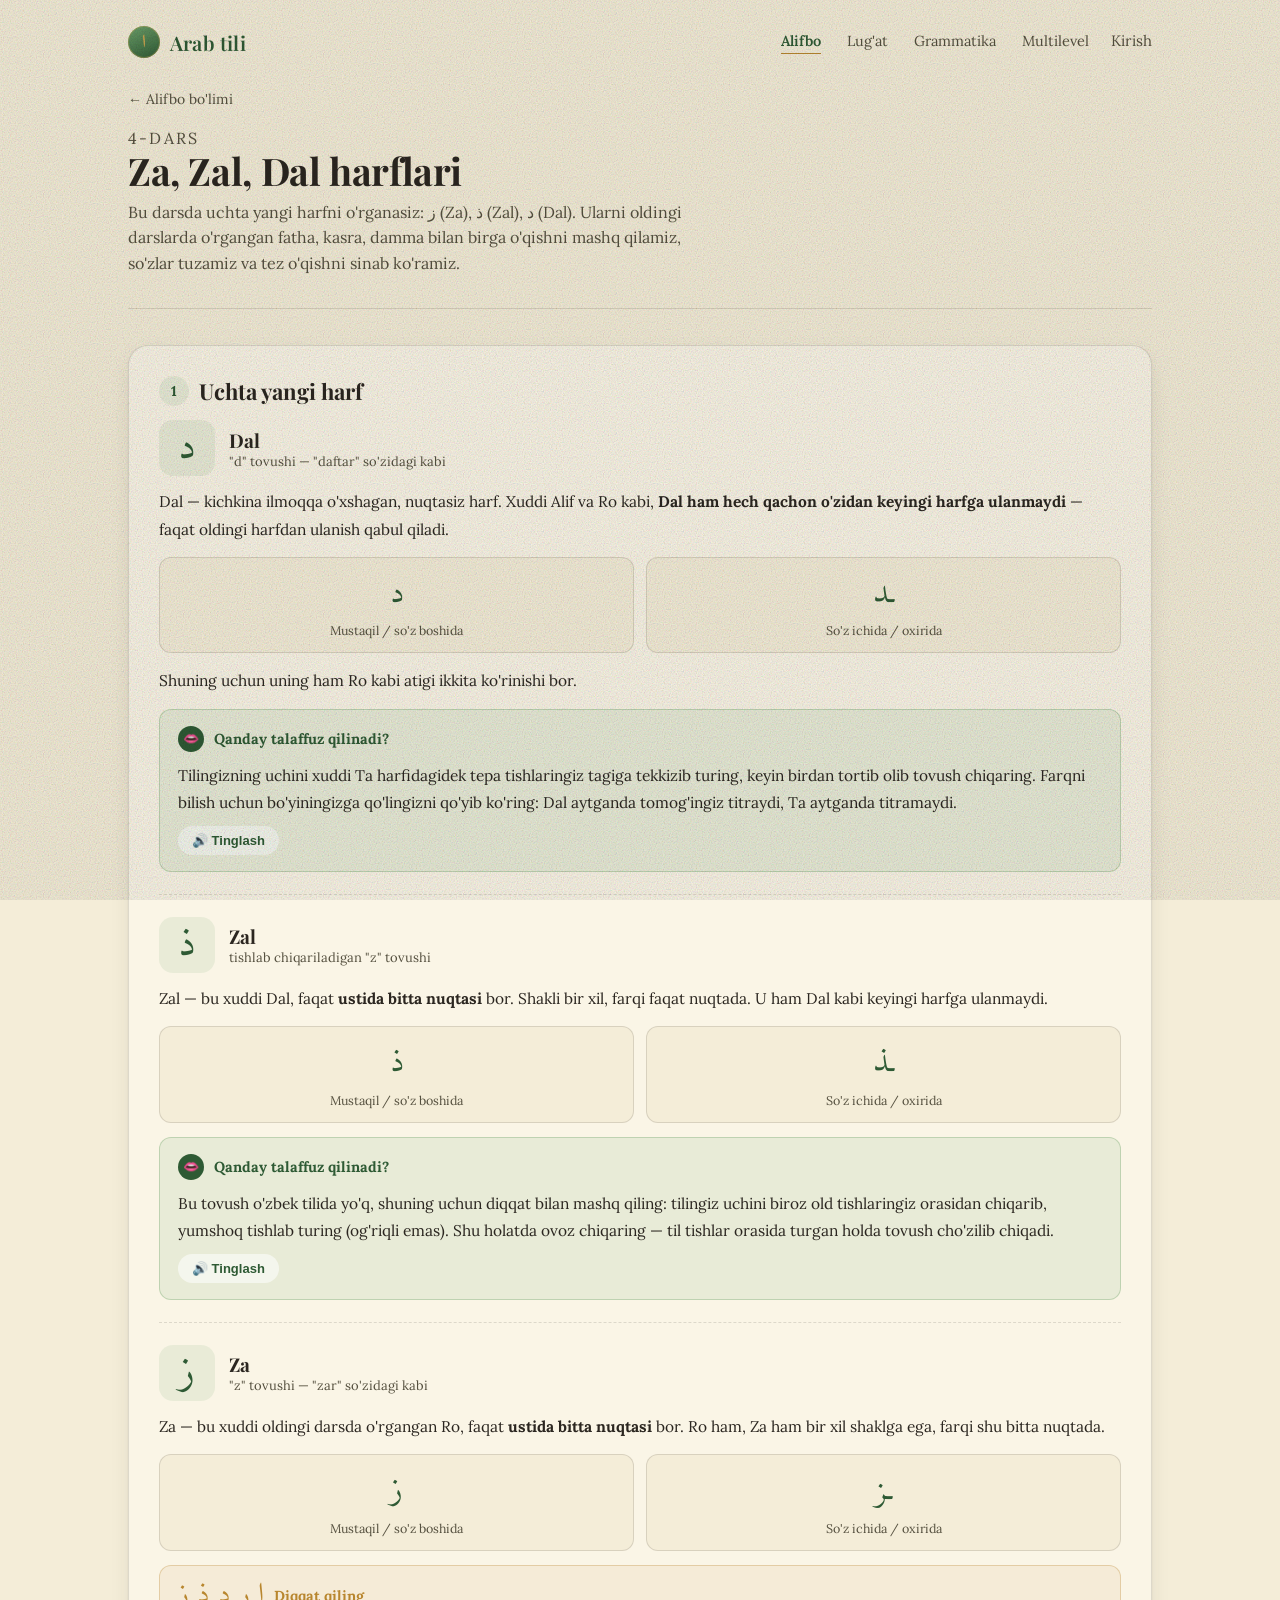
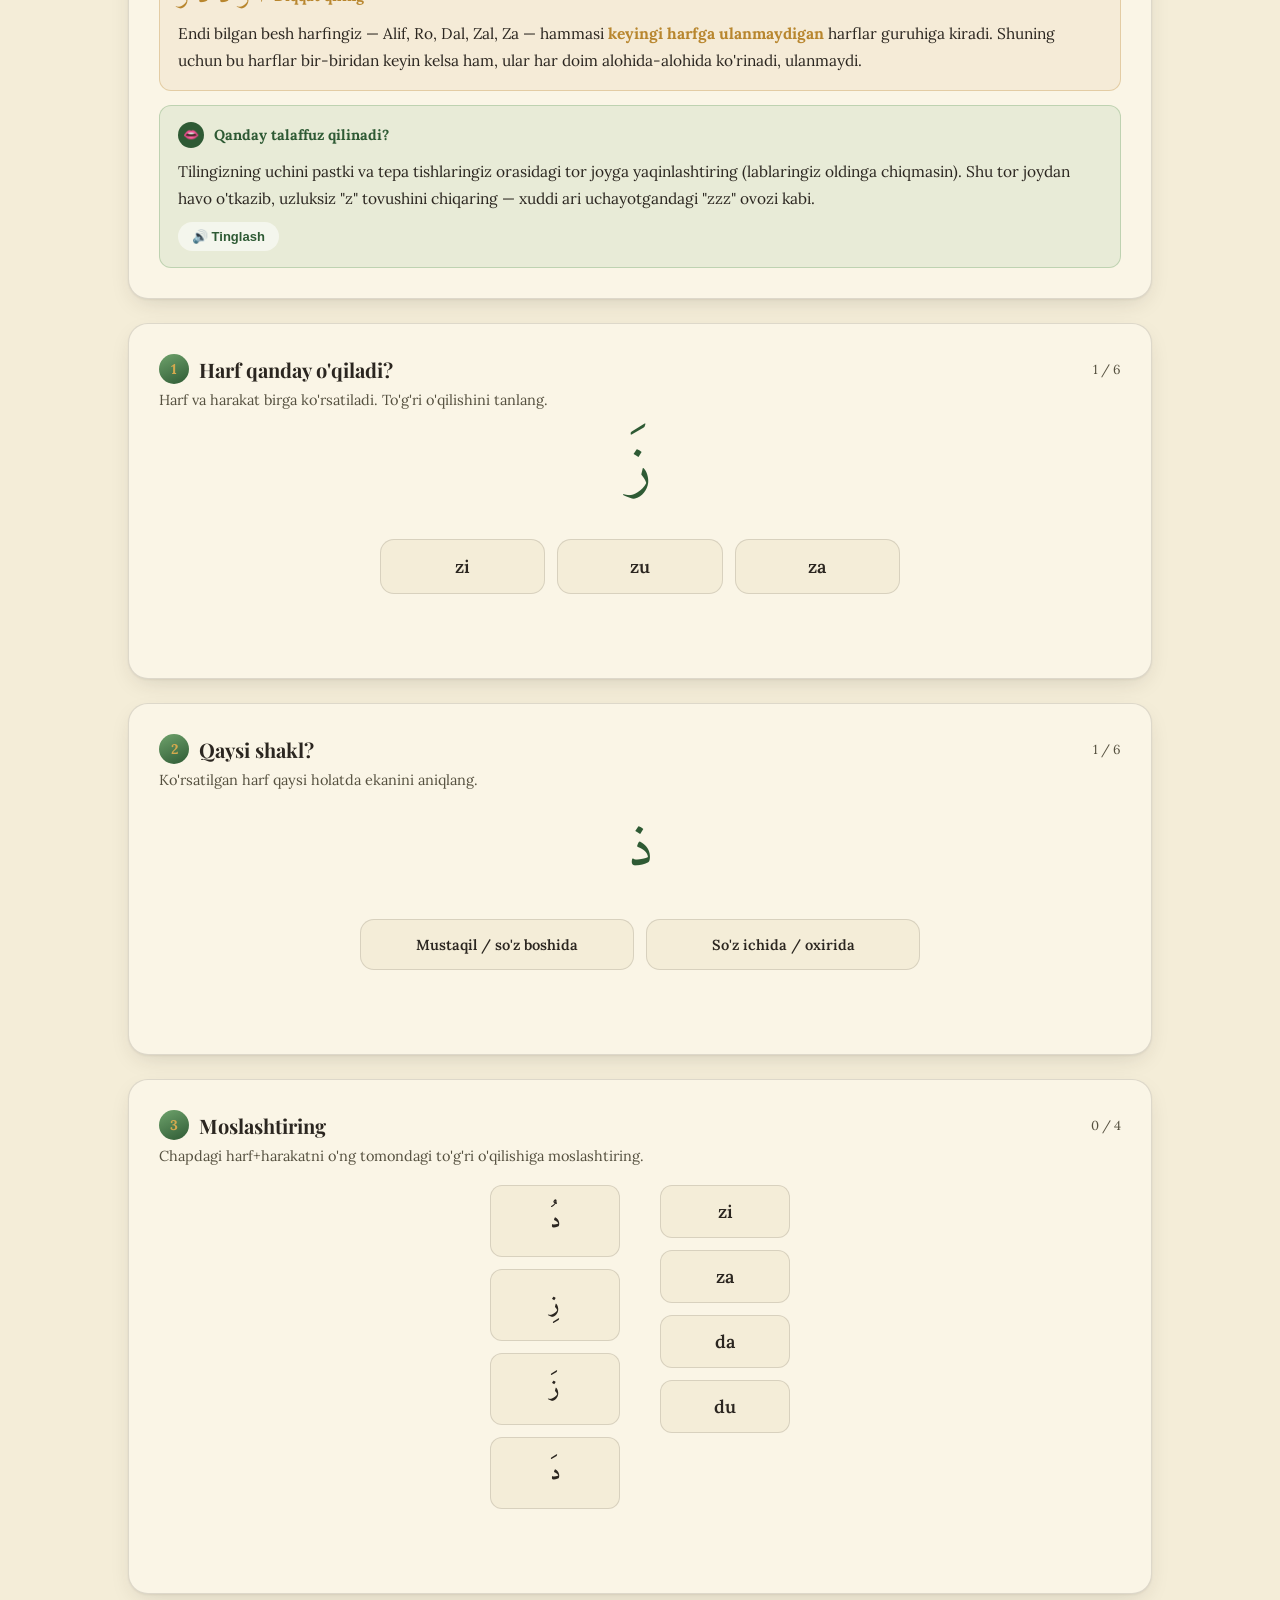
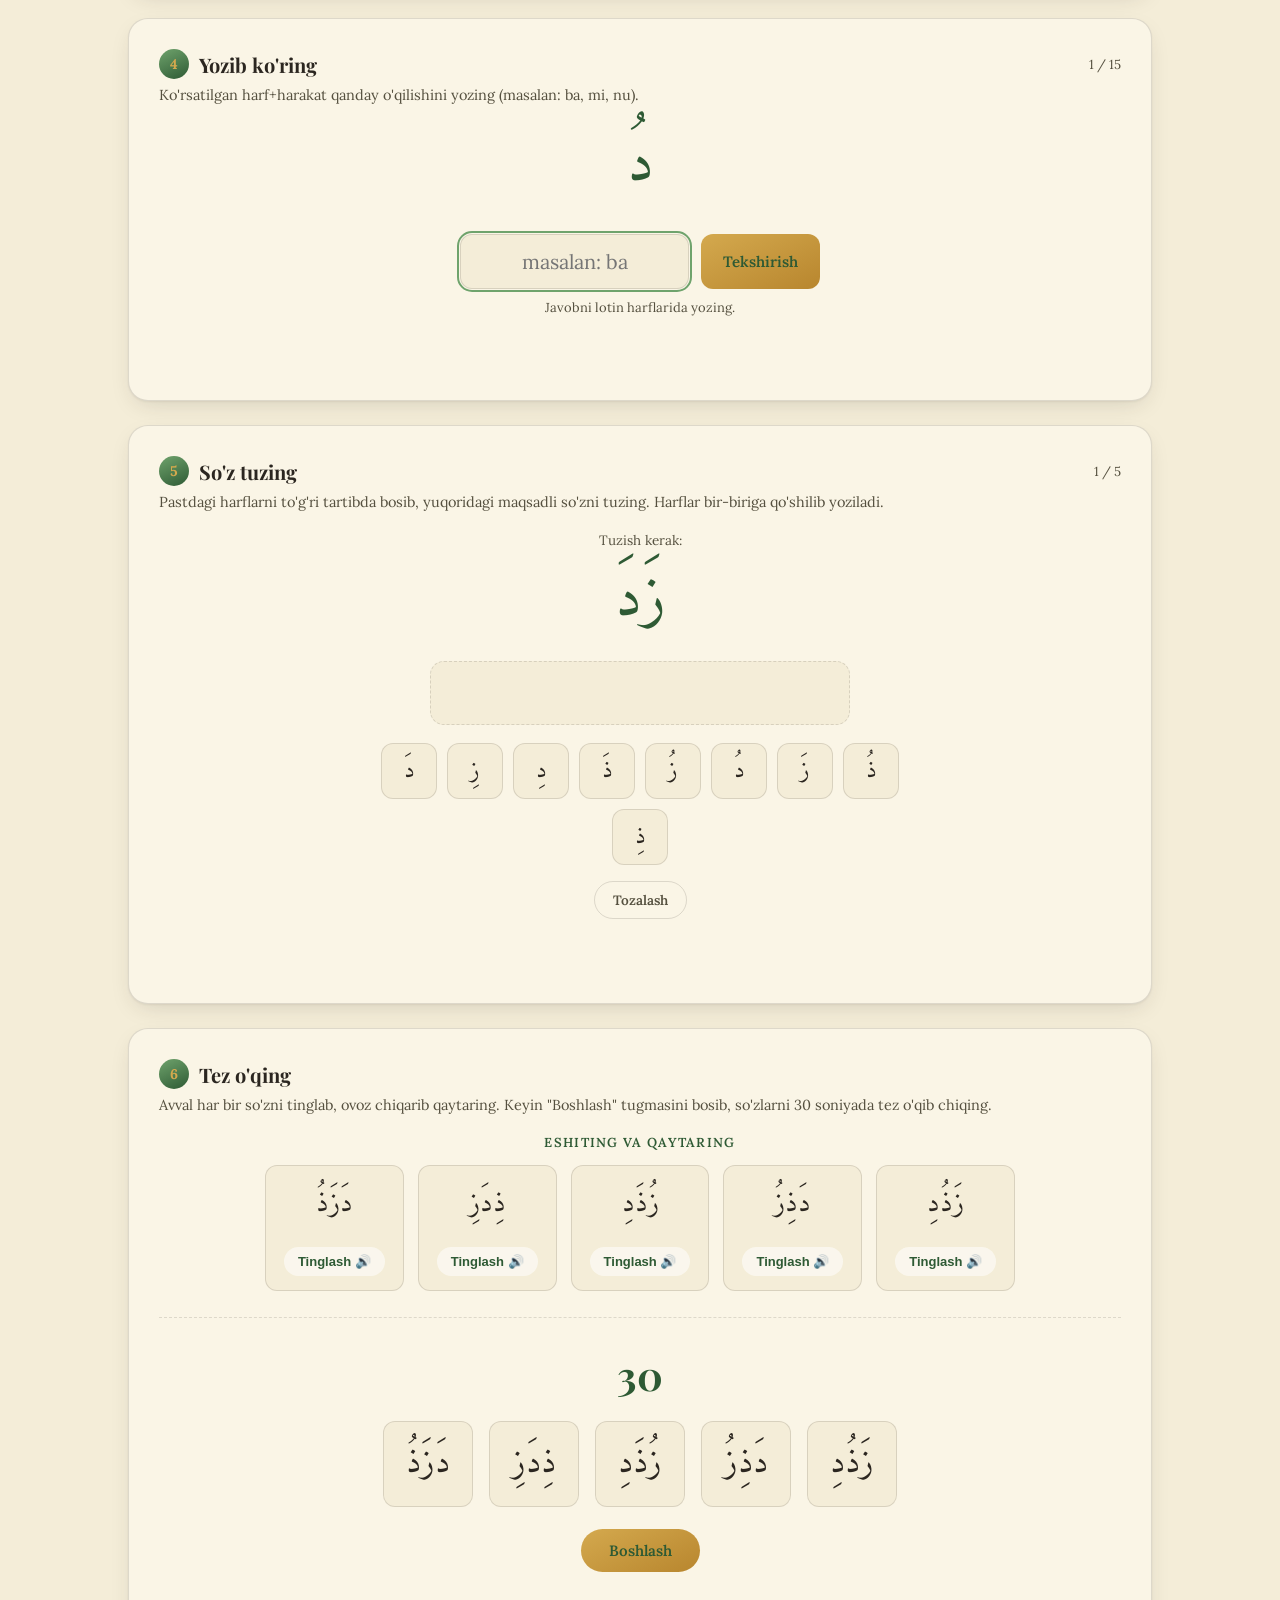
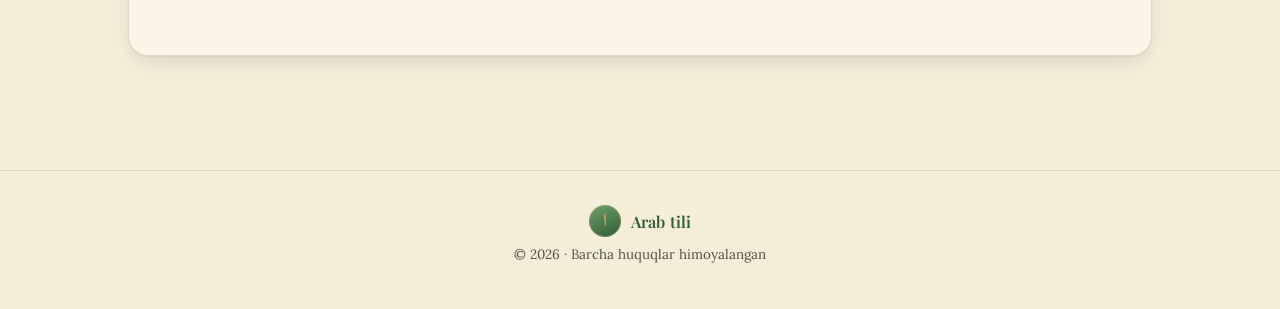
<file: alifbo-dars4.html>
<!DOCTYPE html>
<html lang="uz">
<head>
<meta charset="UTF-8">
<meta name="viewport" content="width=device-width, initial-scale=1.0">
<title>4-dars: Za, Zal, Dal — Arab tili</title>
<link rel="preconnect" href="https://fonts.googleapis.com">
<link rel="preconnect" href="https://fonts.gstatic.com" crossorigin>
<link href="https://fonts.googleapis.com/css2?family=Playfair+Display:ital,wght@0,500;0,600;0,700;0,800;1,500&family=Lora:ital,wght@0,400;0,500;0,600;1,400&family=Amiri:ital@0;1&display=swap" rel="stylesheet">
<link rel="stylesheet" href="styles.css">
<style>
  .lesson-hero{ padding: 20px 0 32px; border-bottom: 1px solid var(--line); margin-bottom: 36px; }
  .lesson-kicker{ font-size: 13px; letter-spacing: 0.14em; text-transform: uppercase; color: var(--gold); margin: 0 0 8px; }
  .lesson-hero h1{ font-family:'Playfair Display', serif; font-weight:700; font-size: clamp(28px,4vw,38px); margin:0 0 10px; }
  .lesson-hero p{ color: var(--ink-soft); font-size: 16px; max-width: 560px; margin:0; line-height:1.6; }

  .block{
    background: var(--parchment-card);
    border: 1px solid var(--line);
    border-radius: 20px;
    box-shadow: var(--shadow);
    padding: 30px;
    margin-bottom: 24px;
  }
  .block h2{
    font-family:'Playfair Display', serif;
    font-size: 22px;
    font-weight: 700;
    margin: 0 0 14px;
    display:flex; align-items:center; gap:10px;
  }
  .block h2 .num{
    width: 30px; height:30px; border-radius: 50%;
    background: var(--teal-tint); color: var(--teal-deep);
    font-size: 14px; font-family:'Lora', serif; font-weight:700;
    display:flex; align-items:center; justify-content:center; flex-shrink:0;
  }
  .block p{ font-size: 15.5px; line-height:1.75; color: var(--ink); margin: 0 0 14px; }
  .block p:last-child{ margin-bottom:0; }
  .block .ar{ font-family:'Amiri', serif; }

  .letter-panel{ border-top: 1px dashed var(--line); padding-top: 22px; margin-top: 22px; }
  .letter-panel:first-of-type{ border-top:none; padding-top:0; margin-top:0; }
  .letter-panel-head{ display:flex; align-items:center; gap:14px; margin-bottom: 12px; }
  .letter-panel-head .big-glyph{
    font-family:'Amiri', serif; font-size: 40px; color: var(--teal-deep); direction:rtl;
    width:56px; height:56px; border-radius:14px; background:var(--teal-tint);
    display:flex; align-items:center; justify-content:center; flex-shrink:0;
  }
  .letter-panel-head h3{ font-family:'Playfair Display', serif; font-size:19px; margin:0; }
  .letter-panel-head .sound-tag{ font-size:13px; color:var(--ink-soft); }

  .forms-row{ display:flex; gap:12px; flex-wrap:wrap; margin: 14px 0; }
  .form-card{
    background: var(--parchment); border:1px solid var(--line); border-radius:12px;
    padding: 14px 16px; text-align:center; min-width: 110px; flex:1;
  }
  .form-card .glyph{ font-family:'Amiri', serif; font-size: 32px; color: var(--teal-deep); direction:rtl; line-height:1.4; margin-bottom:6px; }
  .form-card .label{ font-size:12.5px; color: var(--ink-soft); }

  .note-box{
    background: rgba(184,134,46,0.08);
    border: 1px solid rgba(184,134,46,0.3);
    border-radius: 12px;
    padding: 16px 18px;
    margin-top: 14px;
    font-size: 14.5px;
    line-height: 1.65;
  }
  .note-box b{ color: var(--gold); }
  .note-box p{ margin:0; }
  .note-box-head{ display:flex; align-items:center; gap:10px; margin-bottom:10px; }
  .note-glyph{
    font-family:'Amiri', serif; font-size:28px; color: var(--gold); direction:rtl;
    line-height:1; flex-shrink:0;
  }

  .pronounce-box{
    background: var(--teal-tint);
    border: 1px solid rgba(111,163,108,0.35);
    border-radius: 12px;
    padding: 16px 18px;
    margin-top: 14px;
    font-size: 14.5px;
    line-height: 1.65;
  }
  .pronounce-box p{ margin:0; }
  .pronounce-box p + p{ margin-top:8px; }
  .pronounce-box-head{ display:flex; align-items:center; gap:10px; margin-bottom:10px; }
  .pronounce-icon{
    width:26px; height:26px; border-radius:50%; flex-shrink:0;
    background: var(--teal-deep); color: var(--gold-light);
    display:flex; align-items:center; justify-content:center; font-size:13px;
  }
  .pronounce-box b{ color: var(--teal-deep); }
  .play-btn{
    display:inline-flex; align-items:center; gap:6px;
    font-size: 13px; font-weight:600; color: var(--teal-deep);
    background: rgba(255,255,255,0.55); border: none; border-radius: 999px;
    padding: 7px 14px; cursor:pointer; margin-top: 10px;
  }
  .play-btn:hover{ background: rgba(255,255,255,0.85); }

  /* ---------- exercises (shared with lesson 1 patterns) ---------- */
  .exercise{
    background: var(--parchment-card); border:1px solid var(--line); border-radius:20px;
    box-shadow: var(--shadow); padding:30px; margin-bottom:24px;
  }
  .ex-head{ display:flex; align-items:center; justify-content:space-between; gap:14px; margin-bottom:6px; flex-wrap:wrap; }
  .ex-title{ font-family:'Playfair Display', serif; font-weight:700; font-size:20px; margin:0; display:flex; align-items:center; gap:10px; }
  .ex-title .num{
    width:30px; height:30px; border-radius:50%;
    background: linear-gradient(155deg, var(--teal), var(--teal-deep));
    color: var(--gold-light); font-size:14px; font-family:'Lora',serif; font-weight:700;
    display:flex; align-items:center; justify-content:center; flex-shrink:0;
  }
  .ex-progress{ font-size:13px; color: var(--ink-soft); }
  .ex-instr{ font-size:14.5px; color: var(--ink-soft); margin:0 0 20px; }
  .prompt-glyph{ font-family:'Amiri', serif; font-size:60px; color: var(--teal-deep); text-align:center; direction:rtl; margin:10px 0 26px; line-height:1.4; }

  .opt-grid{ display:grid; grid-template-columns: repeat(auto-fit,minmax(110px,1fr)); gap:12px; max-width:520px; margin:0 auto; }
  .opt-btn{
    font-family:'Lora', serif; font-size:18px; font-weight:600; padding:15px 8px;
    border-radius:14px; border:1.5px solid var(--line); background: var(--parchment);
    color: var(--ink); cursor:pointer; transition: border-color .15s ease, transform .1s ease;
  }
  .opt-btn:hover{ border-color: var(--teal); transform: translateY(-1px); }
  .opt-btn.correct{ background: var(--teal-tint); border-color: var(--teal); color: var(--teal-deep); }
  .opt-btn.wrong{ background: rgba(139,58,58,0.1); border-color: var(--rose); color: var(--rose); }
  .opt-btn:disabled{ cursor:default; transform:none; }

  .ex-feedback{ text-align:center; font-size:15px; font-weight:600; min-height:24px; margin:16px 0 4px; }
  .ex-feedback.ok{ color: var(--teal-deep); }
  .ex-feedback.err{ color: var(--rose); }
  .ex-actions{ display:flex; justify-content:center; margin-top:14px; }
  .next-btn{
    font-family:'Lora', serif; font-weight:600; font-size:14.5px; padding:11px 26px;
    border-radius:999px; border:none; cursor:pointer;
    background: linear-gradient(155deg, var(--gold-light), var(--gold)); color: var(--teal-deep);
    display:none;
  }
  .next-btn.show{ display:inline-flex; }

  .match-wrap{ display:flex; gap:40px; justify-content:center; flex-wrap:wrap; }
  .match-col{ display:flex; flex-direction:column; gap:12px; min-width:130px; }
  .match-item{
    font-family:'Lora', serif; font-size:18px; font-weight:600; padding:14px 18px;
    border-radius:12px; border:1.5px solid var(--line); background: var(--parchment);
    cursor:pointer; text-align:center; transition: border-color .15s ease, background .15s ease;
  }
  .match-item.ar{ font-family:'Amiri', serif; font-size:24px; direction:rtl; }
  .match-item.selected{ border-color: var(--teal); background: var(--teal-tint); }
  .match-item.matched{ border-color: var(--teal); background: var(--teal-tint); opacity:0.55; cursor:default; }
  .match-item.shake{ border-color: var(--rose); }

  .type-row{ display:flex; gap:12px; justify-content:center; max-width:360px; margin:0 auto; width:100%; }
  .type-row input{
    flex:1; min-width:0; font-family:'Lora', serif; font-size:20px; text-align:center;
    padding:14px 16px; border-radius:12px; border:1.5px solid var(--line); background: var(--parchment); color: var(--ink);
  }
  .type-row input:focus{ outline:2px solid var(--teal); outline-offset:1px; }
  .type-row button{
    flex-shrink:0; font-family:'Lora', serif; font-weight:600; font-size:15px; padding:0 22px;
    border-radius:12px; border:none; cursor:pointer;
    background: linear-gradient(155deg, var(--gold-light), var(--gold)); color: var(--teal-deep);
  }
  .type-hint{ text-align:center; font-size:13px; color: var(--ink-soft); margin-top:10px; }

  /* word building */
  .build-target{ text-align:center; margin-bottom: 18px; }
  .build-target-label{ font-size:13.5px; color: var(--ink-soft); margin-bottom:8px; }
  .build-display{
    min-height: 64px; display:flex; align-items:center; justify-content:center;
    font-family:'Amiri', serif; font-size: 44px; color: var(--teal-deep); direction: rtl;
    background: var(--parchment); border: 1.5px dashed var(--line); border-radius:14px;
    margin: 0 auto 18px; max-width: 420px; padding: 10px 20px; letter-spacing: 0;
  }
  .build-tiles{ display:flex; flex-wrap:wrap; gap:10px; justify-content:center; max-width:520px; margin:0 auto; }
  .build-tile{
    font-family:'Amiri', serif; font-size:24px; direction:rtl;
    width:56px; height:56px; border-radius:12px; border:1.5px solid var(--line);
    background: var(--parchment); color: var(--ink); cursor:pointer;
    display:flex; align-items:center; justify-content:center;
    transition: border-color .15s ease, transform .1s ease;
  }
  .build-tile:hover{ border-color: var(--teal); transform: translateY(-1px); }
  .build-tile:disabled{ opacity:0.35; cursor:default; }
  .build-controls{ display:flex; gap:10px; justify-content:center; margin-top:16px; }
  .ghost-btn{
    font-family:'Lora', serif; font-weight:600; font-size:13.5px; padding:9px 18px;
    border-radius:999px; border:1.5px solid var(--line); background:transparent; color: var(--ink-soft); cursor:pointer;
  }
  .ghost-btn:hover{ border-color: var(--teal); color: var(--teal-deep); }

  /* timed reading */
  .listen-repeat-label{
    text-align:center; font-size:13px; letter-spacing:0.1em; text-transform:uppercase;
    color: var(--teal-deep); font-weight:600; margin-bottom:14px;
  }
  .reading-words-audio{
    display:flex; flex-wrap:wrap; gap:14px; justify-content:center; margin-bottom: 30px;
    padding-bottom: 26px; border-bottom: 1px dashed var(--line);
  }
  .reading-word-audio{
    display:flex; flex-direction:column; align-items:center; gap:8px;
    font-family:'Amiri', serif; font-size: 28px; direction:rtl; color: var(--ink);
    background: var(--parchment); border:1px solid var(--line); border-radius:12px;
    padding: 14px 18px;
  }
  .timer-display{
    text-align:center; font-family:'Playfair Display', serif; font-size: 40px; font-weight:700;
    color: var(--teal-deep); margin: 4px 0 20px;
  }
  .timer-display.warn{ color: var(--rose); }
  .reading-words{
    display:flex; flex-wrap:wrap; gap:16px; justify-content:center; margin-bottom: 22px;
  }
  .reading-word{
    font-family:'Amiri', serif; font-size: 34px; direction:rtl; color: var(--ink);
    background: var(--parchment); border:1px solid var(--line); border-radius:12px;
    padding: 12px 22px;
  }
  .timed-actions{ display:flex; justify-content:center; gap:12px; }
  .start-btn, .done-btn{
    font-family:'Lora', serif; font-weight:600; font-size:15px; padding:12px 28px;
    border-radius:999px; border:none; cursor:pointer;
    background: linear-gradient(155deg, var(--gold-light), var(--gold)); color: var(--teal-deep);
  }
  .done-btn{ display:none; }
  .done-btn.show{ display:inline-flex; }
  .timed-result{ text-align:center; font-size:15px; font-weight:600; margin-top:16px; min-height:22px; }
  .timed-result.ok{ color: var(--teal-deep); }
  .timed-result.err{ color: var(--rose); }

  .completed-banner{
    text-align:center; padding:60px 30px; background: var(--parchment-card);
    border:1px solid var(--line); border-radius:20px; box-shadow: var(--shadow); display:none;
  }
  .completed-banner.show{ display:block; }
  .completed-banner h2{ font-family:'Playfair Display', serif; font-size:28px; margin:14px 0 8px; }
  .completed-banner p{ color: var(--ink-soft); font-size:15.5px; }
  .completed-icon{
    width:64px; height:64px; margin:0 auto; border-radius:50%;
    background: linear-gradient(155deg, var(--gold-light), var(--gold));
    display:flex; align-items:center; justify-content:center; color: var(--teal-deep);
  }

  @media (max-width: 640px){
    .block, .exercise{ padding:22px 18px; }
    .match-wrap{ gap:20px; }
    .forms-row{ gap:8px; }
    .form-card{ min-width: 78px; padding: 10px 8px; }
    .form-card .glyph{ font-size:26px; }
  }
</style>
</head>
<body>

<header>
  <div class="wrap header-row">
    <a class="brand" href="index.html">
      <span class="brand-mark" aria-hidden="true">ا</span>
      Arab tili
    </a>
    <div class="header-actions">
      <nav class="main-nav">
        <a href="alifbo.html" class="active" aria-current="page">Alifbo</a>
        <a href="lugat.html">Lug'at</a>
        <a href="grammatika.html">Grammatika</a>
        <a href="multilevel.html">Multilevel</a>
      </nav>
      <a class="login-link" href="#">Kirish</a>
    </div>
  </div>
</header>

<main class="wrap" style="padding-bottom:90px;">
  <section class="lesson-hero">
    <a class="back-link" href="alifbo.html">&larr; Alifbo bo'limi</a>
    <p class="lesson-kicker">4-dars</p>
    <h1>Za, Zal, Dal harflari</h1>
    <p>Bu darsda uchta yangi harfni o'rganasiz: ز (Za), ذ (Zal), د (Dal). Ularni oldingi darslarda o'rgangan fatha, kasra, damma bilan birga o'qishni mashq qilamiz, so'zlar tuzamiz va tez o'qishni sinab ko'ramiz.</p>
  </section>

  <!-- ===================== EXPLANATION: three letters ===================== -->
  <div class="block">
    <h2><span class="num">1</span> Uchta yangi harf</h2>

    <div class="letter-panel">
      <div class="letter-panel-head">
        <span class="big-glyph">د</span>
        <div>
          <h3>Dal</h3>
          <div class="sound-tag">"d" tovushi — "daftar" so'zidagi kabi</div>
        </div>
      </div>
      <p>Dal — kichkina ilmoqqa o'xshagan, nuqtasiz harf. Xuddi Alif va Ro kabi, <b>Dal ham hech qachon o'zidan keyingi harfga ulanmaydi</b> — faqat oldingi harfdan ulanish qabul qiladi.</p>
      <div class="forms-row">
        <div class="form-card"><div class="glyph">د</div><div class="label">Mustaqil / so'z boshida</div></div>
        <div class="form-card"><div class="glyph">ـد</div><div class="label">So'z ichida / oxirida</div></div>
      </div>
      <p>Shuning uchun uning ham Ro kabi atigi ikkita ko'rinishi bor.</p>
      <div class="pronounce-box">
        <div class="pronounce-box-head">
          <span class="pronounce-icon" aria-hidden="true">👄</span>
          <b>Qanday talaffuz qilinadi?</b>
        </div>
        <p>Tilingizning uchini xuddi Ta harfidagidek tepa tishlaringiz tagiga tekkizib turing, keyin birdan tortib olib tovush chiqaring. Farqni bilish uchun bo'yiningizga qo'lingizni qo'yib ko'ring: Dal aytganda tomog'ingiz titraydi, Ta aytganda titramaydi.</p>
        <button class="play-btn" onclick="speakArabic('دَ')">🔊 Tinglash</button>
      </div>
    </div>

    <div class="letter-panel">
      <div class="letter-panel-head">
        <span class="big-glyph">ذ</span>
        <div>
          <h3>Zal</h3>
          <div class="sound-tag">tishlab chiqariladigan "z" tovushi</div>
        </div>
      </div>
      <p>Zal — bu xuddi Dal, faqat <b>ustida bitta nuqtasi</b> bor. Shakli bir xil, farqi faqat nuqtada. U ham Dal kabi keyingi harfga ulanmaydi.</p>
      <div class="forms-row">
        <div class="form-card"><div class="glyph">ذ</div><div class="label">Mustaqil / so'z boshida</div></div>
        <div class="form-card"><div class="glyph">ـذ</div><div class="label">So'z ichida / oxirida</div></div>
      </div>
      <div class="pronounce-box">
        <div class="pronounce-box-head">
          <span class="pronounce-icon" aria-hidden="true">👄</span>
          <b>Qanday talaffuz qilinadi?</b>
        </div>
        <p>Bu tovush o'zbek tilida yo'q, shuning uchun diqqat bilan mashq qiling: tilingiz uchini biroz old tishlaringiz orasidan chiqarib, yumshoq tishlab turing (og'riqli emas). Shu holatda ovoz chiqaring — til tishlar orasida turgan holda tovush cho'zilib chiqadi.</p>
        <button class="play-btn" onclick="speakArabic('ذَ')">🔊 Tinglash</button>
      </div>
    </div>

    <div class="letter-panel">
      <div class="letter-panel-head">
        <span class="big-glyph">ز</span>
        <div>
          <h3>Za</h3>
          <div class="sound-tag">"z" tovushi — "zar" so'zidagi kabi</div>
        </div>
      </div>
      <p>Za — bu xuddi oldingi darsda o'rgangan Ro, faqat <b>ustida bitta nuqtasi</b> bor. Ro ham, Za ham bir xil shaklga ega, farqi shu bitta nuqtada.</p>
      <div class="forms-row">
        <div class="form-card"><div class="glyph">ز</div><div class="label">Mustaqil / so'z boshida</div></div>
        <div class="form-card"><div class="glyph">ـز</div><div class="label">So'z ichida / oxirida</div></div>
      </div>
      <div class="note-box">
        <div class="note-box-head">
          <span class="note-glyph">ا ر د ذ ز</span>
          <b>Diqqat qiling</b>
        </div>
        <p>Endi bilgan besh harfingiz — Alif, Ro, Dal, Zal, Za — hammasi <b>keyingi harfga ulanmaydigan</b> harflar guruhiga kiradi. Shuning uchun bu harflar bir-biridan keyin kelsa ham, ular har doim alohida-alohida ko'rinadi, ulanmaydi.</p>
      </div>
      <div class="pronounce-box">
        <div class="pronounce-box-head">
          <span class="pronounce-icon" aria-hidden="true">👄</span>
          <b>Qanday talaffuz qilinadi?</b>
        </div>
        <p>Tilingizning uchini pastki va tepa tishlaringiz orasidagi tor joyga yaqinlashtiring (lablaringiz oldinga chiqmasin). Shu tor joydan havo o'tkazib, uzluksiz "z" tovushini chiqaring — xuddi ari uchayotgandagi "zzz" ovozi kabi.</p>
        <button class="play-btn" onclick="speakArabic('زَ')">🔊 Tinglash</button>
      </div>
    </div>
  </div>

  <!-- ===================== EXERCISE 1: sound MCQ ===================== -->
  <div class="exercise" id="ex1">
    <div class="ex-head">
      <h3 class="ex-title"><span class="num">1</span> Harf qanday o'qiladi?</h3>
      <span class="ex-progress" id="ex1-progress">1 / 6</span>
    </div>
    <p class="ex-instr">Harf va harakat birga ko'rsatiladi. To'g'ri o'qilishini tanlang.</p>
    <div class="prompt-glyph" id="ex1-prompt">دَ</div>
    <div class="opt-grid" id="ex1-opts"></div>
    <p class="ex-feedback" id="ex1-feedback"></p>
    <div class="ex-actions"><button class="next-btn" id="ex1-next" onclick="nextRound('ex1')">Keyingisi &rarr;</button></div>
  </div>

  <!-- ===================== EXERCISE 2: form recognition ===================== -->
  <div class="exercise" id="ex2">
    <div class="ex-head">
      <h3 class="ex-title"><span class="num">2</span> Qaysi shakl?</h3>
      <span class="ex-progress" id="ex2-progress">1 / 6</span>
    </div>
    <p class="ex-instr">Ko'rsatilgan harf qaysi holatda ekanini aniqlang.</p>
    <div class="prompt-glyph" id="ex2-prompt">ذ</div>
    <div class="opt-grid" id="ex2-opts" style="max-width:560px;"></div>
    <p class="ex-feedback" id="ex2-feedback"></p>
    <div class="ex-actions"><button class="next-btn" id="ex2-next" onclick="nextRound('ex2')">Keyingisi &rarr;</button></div>
  </div>

  <!-- ===================== EXERCISE 3: matching ===================== -->
  <div class="exercise" id="ex3">
    <div class="ex-head">
      <h3 class="ex-title"><span class="num">3</span> Moslashtiring</h3>
      <span class="ex-progress" id="ex3-progress">0 / 4</span>
    </div>
    <p class="ex-instr">Chapdagi harf+harakatni o'ng tomondagi to'g'ri o'qilishiga moslashtiring.</p>
    <div class="match-wrap">
      <div class="match-col" id="ex3-left"></div>
      <div class="match-col" id="ex3-right"></div>
    </div>
    <p class="ex-feedback" id="ex3-feedback"></p>
    <div class="ex-actions"><button class="next-btn" id="ex3-next" onclick="finishMatching()">Davom etish &rarr;</button></div>
  </div>

  <!-- ===================== EXERCISE 4: typed input ===================== -->
  <div class="exercise" id="ex4">
    <div class="ex-head">
      <h3 class="ex-title"><span class="num">4</span> Yozib ko'ring</h3>
      <span class="ex-progress" id="ex4-progress">1 / 15</span>
    </div>
    <p class="ex-instr">Ko'rsatilgan harf+harakat qanday o'qilishini yozing (masalan: ba, mi, nu).</p>
    <div class="prompt-glyph" id="ex4-prompt">زُ</div>
    <div class="type-row">
      <input type="text" id="ex4-input" placeholder="masalan: ba" maxlength="4" autocomplete="off" onkeydown="if(event.key==='Enter')checkTyped()">
      <button onclick="checkTyped()">Tekshirish</button>
    </div>
    <p class="type-hint">Javobni lotin harflarida yozing.</p>
    <p class="ex-feedback" id="ex4-feedback"></p>
    <div class="ex-actions"><button class="next-btn" id="ex4-next" onclick="nextRound('ex4')">Keyingisi &rarr;</button></div>
  </div>

  <!-- ===================== EXERCISE 5: word building ===================== -->
  <div class="exercise" id="ex5">
    <div class="ex-head">
      <h3 class="ex-title"><span class="num">5</span> So'z tuzing</h3>
      <span class="ex-progress" id="ex5-progress">1 / 5</span>
    </div>
    <p class="ex-instr">Pastdagi harflarni to'g'ri tartibda bosib, yuqoridagi maqsadli so'zni tuzing. Harflar bir-biriga qo'shilib yoziladi.</p>
    <div class="build-target">
      <div class="build-target-label">Tuzish kerak:</div>
      <div class="prompt-glyph" id="ex5-target" style="margin-bottom:6px;">زَدَ</div>
    </div>
    <div class="build-display" id="ex5-display" dir="rtl"></div>
    <div class="build-tiles" id="ex5-tiles"></div>
    <div class="build-controls">
      <button class="ghost-btn" onclick="clearBuild()">Tozalash</button>
    </div>
    <p class="ex-feedback" id="ex5-feedback"></p>
    <div class="ex-actions"><button class="next-btn" id="ex5-next" onclick="nextRound('ex5')">Keyingisi &rarr;</button></div>
  </div>

  <!-- ===================== EXERCISE 6: timed reading ===================== -->
  <div class="exercise" id="ex6">
    <div class="ex-head">
      <h3 class="ex-title"><span class="num">6</span> Tez o'qing</h3>
      <span class="ex-progress" id="ex6-progress"></span>
    </div>
    <p class="ex-instr">Avval har bir so'zni tinglab, ovoz chiqarib qaytaring. Keyin "Boshlash" tugmasini bosib, so'zlarni 30 soniyada tez o'qib chiqing.</p>

    <div class="listen-repeat-label">Eshiting va qaytaring</div>
    <div class="reading-words-audio" id="reading-words-audio"></div>

    <div class="timer-display" id="timer-display">30</div>
    <div class="reading-words" id="reading-words"></div>
    <div class="timed-actions">
      <button class="start-btn" id="start-btn" onclick="startTimedReading()">Boshlash</button>
      <button class="done-btn" id="done-btn" onclick="finishTimedReading()">Tugatdim</button>
    </div>
    <p class="timed-result" id="timed-result"></p>
  </div>

  <div class="completed-banner" id="completed">
    <div class="completed-icon" aria-hidden="true">
      <svg width="28" height="28" viewBox="0 0 24 24" fill="none"><path d="M20 6L9 17l-5-5" stroke="currentColor" stroke-width="2.5" stroke-linecap="round" stroke-linejoin="round"/></svg>
    </div>
    <h2>Tabriklaymiz!</h2>
    <p>4-darsni muvaffaqiyatli tugatdingiz. Endi Za, Zal, Dal harflarini bilasiz va ularni harakatlar bilan o'qiy olasiz.</p>
  </div>
</main>

<footer>
  <a class="brand" href="index.html">
    <span class="brand-mark" aria-hidden="true">ا</span>
    Arab tili
  </a>
  &copy; 2026 · Barcha huquqlar himoyalangan
</footer>

<script>
/* ============================================================
   Audio (Web Speech API) — best-effort; browser voice quality varies.
   ============================================================ */
function speakArabic(text){
  if(!('speechSynthesis' in window)) return;
  window.speechSynthesis.cancel();
  const u = new SpeechSynthesisUtterance(text);
  const voices = window.speechSynthesis.getVoices();
  const arVoice = voices.find(v => v.lang && v.lang.toLowerCase().startsWith('ar'));
  if(arVoice) u.voice = arVoice;
  u.lang = 'ar-SA';
  u.rate = 0.8;
  window.speechSynthesis.speak(u);
}

/* ============================================================
   Data
   ============================================================ */
const LETTERS = [
  { id:'d', base:'د', name:'Dal',
    forms: ['د','ـد'],
    formLabels: ["Mustaqil / so'z boshida", "So'z ichida / oxirida"] },
  { id:'dh', base:'ذ', name:'Zal',
    forms: ['ذ','ـذ'],
    formLabels: ["Mustaqil / so'z boshida", "So'z ichida / oxirida"] },
  { id:'z', base:'ز', name:'Za',
    forms: ['ز','ـز'],
    formLabels: ["Mustaqil / so'z boshida", "So'z ichida / oxirida"] },
];
const HARAKAT = [
  { id:'a', mark:'َ', sound:'a' },
  { id:'i', mark:'ِ', sound:'i' },
  { id:'u', mark:'ُ', sound:'u' },
];
// letter+harakat combos, e.g. { glyph:'بَ', letterName:'Ba', sound:'ba' }
const COMBOS = [];
LETTERS.forEach(l => HARAKAT.forEach(h => {
  COMBOS.push({ glyph: l.base + h.mark, letterName: l.name, letterId: l.id, harakatId: h.id, sound: l.id + h.sound });
}));

function shuffle(arr){
  const a = arr.slice();
  for(let i=a.length-1;i>0;i--){ const j=Math.floor(Math.random()*(i+1)); [a[i],a[j]]=[a[j],a[i]]; }
  return a;
}
function pick(arr){ return arr[Math.floor(Math.random()*arr.length)]; }

/* ============================================================
   Progress tracking / completion
   ============================================================ */
const completedExercises = new Set();
function markExerciseDone(key){
  completedExercises.add(key);
  if(completedExercises.size === 6){
    document.getElementById('completed').classList.add('show');
    document.getElementById('completed').scrollIntoView({ behavior:'smooth', block:'center' });
  }
}

const TOTAL_ROUNDS = { ex1:6, ex2:6, ex4:15, ex5:5 };
const state = {
  ex1:{ round:0 }, ex2:{ round:0 }, ex4:{ round:0, current:null }, ex5:{ round:0 },
};

/* ============================================================
   Generic MCQ engine
   ============================================================ */
function renderMCQ(key, promptText, correctLabel, allLabels, arabicOptions){
  const promptEl = document.getElementById(key+'-prompt');
  const optsEl = document.getElementById(key+'-opts');
  const feedbackEl = document.getElementById(key+'-feedback');
  const nextBtn = document.getElementById(key+'-next');
  promptEl.textContent = promptText;
  feedbackEl.textContent=''; feedbackEl.className='ex-feedback';
  nextBtn.classList.remove('show');
  optsEl.innerHTML='';
  shuffle(allLabels).forEach(label => {
    const btn = document.createElement('button');
    btn.className = 'opt-btn' + (arabicOptions ? ' ar' : '');
    btn.textContent = label;
    btn.onclick = () => handleMCQAnswer(key, btn, label, correctLabel, optsEl);
    optsEl.appendChild(btn);
  });
}
function handleMCQAnswer(key, btn, chosen, correct, optsEl){
  optsEl.querySelectorAll('.opt-btn').forEach(b => b.disabled = true);
  const feedbackEl = document.getElementById(key+'-feedback');
  const nextBtn = document.getElementById(key+'-next');
  if(chosen === correct){
    btn.classList.add('correct');
    feedbackEl.textContent = "To'g'ri! 👏"; feedbackEl.className = 'ex-feedback ok';
  } else {
    btn.classList.add('wrong');
    optsEl.querySelectorAll('.opt-btn').forEach(b => { if(b.textContent === correct) b.classList.add('correct'); });
    feedbackEl.textContent = "Unchalik emas — to'g'ri javob: " + correct;
    feedbackEl.className = 'ex-feedback err';
  }
  nextBtn.classList.add('show');
}

function nextRound(key){
  const s = state[key];
  s.round++;
  const total = TOTAL_ROUNDS[key];
  document.getElementById(key+'-progress').textContent = Math.min(s.round+1, total) + ' / ' + total;

  if(s.round >= total){
    document.getElementById(key+'-next').classList.remove('show');
    document.getElementById(key+'-progress').textContent = total + ' / ' + total;
    const feedbackEl = document.getElementById(key+'-feedback');
    feedbackEl.textContent = "Mashq tugadi! ✅"; feedbackEl.className = 'ex-feedback ok';
    if(key === 'ex5'){
      document.getElementById('ex5-tiles').innerHTML = '';
      document.getElementById('ex5-target').textContent = '✓';
    } else {
      const optsEl = document.getElementById(key+'-opts');
      if(optsEl) optsEl.innerHTML = '';
      const promptEl = document.getElementById(key+'-prompt');
      if(promptEl) promptEl.textContent = '✓';
    }
    markExerciseDone(key);
    return;
  }

  if(key === 'ex1') renderEx1Round();
  else if(key === 'ex2') renderEx2Round();
  else if(key === 'ex4') renderEx4Round();
  else if(key === 'ex5') renderEx5Round();
}

/* ---------- Exercise 1: sound MCQ per-letter ---------- */
function renderEx1Round(){
  const combo = pick(COMBOS);
  const letterSounds = HARAKAT.map(h => combo.letterId + h.sound);
  renderMCQ('ex1', combo.glyph, combo.sound, letterSounds, false);
}

/* ---------- Exercise 2: form recognition ---------- */
function renderEx2Round(){
  const letter = pick(LETTERS);
  const formIndex = Math.floor(Math.random() * letter.forms.length);
  const glyph = letter.forms[formIndex];
  const correct = letter.formLabels[formIndex];
  document.getElementById('ex2-prompt').textContent = glyph;
  renderMCQFromDOM('ex2', correct, letter.formLabels.slice());
}
// variant of renderMCQ that doesn't touch the prompt element (already set)
function renderMCQFromDOM(key, correctLabel, allLabels){
  const optsEl = document.getElementById(key+'-opts');
  const feedbackEl = document.getElementById(key+'-feedback');
  const nextBtn = document.getElementById(key+'-next');
  feedbackEl.textContent=''; feedbackEl.className='ex-feedback';
  nextBtn.classList.remove('show');
  optsEl.innerHTML='';
  shuffle(allLabels).forEach(label => {
    const btn = document.createElement('button');
    btn.className = 'opt-btn';
    btn.style.fontSize = '14.5px';
    btn.textContent = label;
    btn.onclick = () => handleMCQAnswer(key, btn, label, correctLabel, optsEl);
    optsEl.appendChild(btn);
  });
}

/* ---------- Exercise 3: matching ---------- */
let matchSelected = null, matchPairsSolved = 0, matchTotal = 4;
function renderMatching(){
  const chosen = shuffle(COMBOS).slice(0, matchTotal);
  const left = shuffle(chosen.map(c => ({ id:c.sound, display:c.glyph })));
  const right = shuffle(chosen.map(c => ({ id:c.sound, display:c.sound })));
  const leftEl = document.getElementById('ex3-left');
  const rightEl = document.getElementById('ex3-right');
  leftEl.innerHTML=''; rightEl.innerHTML='';
  left.forEach(item => {
    const el = document.createElement('div');
    el.className='match-item ar'; el.textContent=item.display;
    el.dataset.id=item.id; el.dataset.side='left';
    el.onclick=()=>handleMatchClick(el);
    leftEl.appendChild(el);
  });
  right.forEach(item => {
    const el = document.createElement('div');
    el.className='match-item'; el.textContent=item.display;
    el.dataset.id=item.id; el.dataset.side='right';
    el.onclick=()=>handleMatchClick(el);
    rightEl.appendChild(el);
  });
  matchSelected=null; matchPairsSolved=0;
  document.getElementById('ex3-progress').textContent = '0 / ' + matchTotal;
  document.getElementById('ex3-feedback').textContent='';
  document.getElementById('ex3-next').classList.remove('show');
}
function handleMatchClick(el){
  if(el.classList.contains('matched')) return;
  if(!matchSelected){ matchSelected=el; el.classList.add('selected'); return; }
  if(matchSelected===el) return;
  if(matchSelected.dataset.side===el.dataset.side){
    matchSelected.classList.remove('selected'); matchSelected=el; el.classList.add('selected'); return;
  }
  const feedbackEl = document.getElementById('ex3-feedback');
  if(matchSelected.dataset.id===el.dataset.id){
    matchSelected.classList.remove('selected'); matchSelected.classList.add('matched'); el.classList.add('matched');
    matchSelected=null; matchPairsSolved++;
    document.getElementById('ex3-progress').textContent = matchPairsSolved + ' / ' + matchTotal;
    feedbackEl.textContent="To'g'ri! 👏"; feedbackEl.className='ex-feedback ok';
    if(matchPairsSolved===matchTotal){
      feedbackEl.textContent="Barcha juftlik topildi! ✅";
      document.getElementById('ex3-next').classList.add('show');
    }
  } else {
    el.classList.add('shake'); matchSelected.classList.add('shake');
    feedbackEl.textContent="Bu juftlik emas, qayta urinib ko'ring"; feedbackEl.className='ex-feedback err';
    const a=matchSelected,b=el;
    setTimeout(()=>{ a.classList.remove('shake','selected'); b.classList.remove('shake'); }, 500);
    matchSelected=null;
  }
}
function finishMatching(){ markExerciseDone('ex3'); }

/* ---------- Exercise 4: typed input ---------- */
function renderEx4Round(){
  const combo = pick(COMBOS);
  state.ex4.current = combo;
  document.getElementById('ex4-prompt').textContent = combo.glyph;
  const input = document.getElementById('ex4-input');
  input.value=''; input.disabled=false;
  document.getElementById('ex4-feedback').textContent=''; document.getElementById('ex4-feedback').className='ex-feedback';
  document.getElementById('ex4-next').classList.remove('show');
  input.focus();
}
function checkTyped(){
  const input = document.getElementById('ex4-input');
  const feedbackEl = document.getElementById('ex4-feedback');
  const nextBtn = document.getElementById('ex4-next');
  const answer = input.value.trim().toLowerCase();
  if(!answer) return;
  const correct = state.ex4.current.sound;
  input.disabled = true;
  if(answer === correct){
    feedbackEl.textContent="To'g'ri! 👏"; feedbackEl.className='ex-feedback ok';
  } else {
    feedbackEl.textContent="Unchalik emas — to'g'ri javob: \""+correct+"\"";
    feedbackEl.className='ex-feedback err';
  }
  nextBtn.classList.add('show');
}

/* ---------- Exercise 5: word building ---------- */
const BUILD_TARGETS = ['زَدَ','ذِزِ','دَذَزِ','زُدَذِ','ذَزُدِ'];
let buildProgress = [];
let buildCurrentTarget = '';

function renderEx5Round(){
  buildCurrentTarget = BUILD_TARGETS[state.ex5.round] || BUILD_TARGETS[0];
  buildProgress = [];
  document.getElementById('ex5-target').textContent = buildCurrentTarget;
  document.getElementById('ex5-display').textContent = '';
  document.getElementById('ex5-feedback').textContent='';
  document.getElementById('ex5-feedback').className='ex-feedback';
  document.getElementById('ex5-next').classList.remove('show');

  const tilesEl = document.getElementById('ex5-tiles');
  tilesEl.innerHTML = '';
  const tileGlyphs = shuffle(COMBOS.map(c => c.glyph));
  tileGlyphs.forEach(glyph => {
    const btn = document.createElement('button');
    btn.className = 'build-tile';
    btn.textContent = glyph;
    btn.onclick = () => tapBuildTile(glyph);
    tilesEl.appendChild(btn);
  });
}
function tapBuildTile(glyph){
  buildProgress.push(glyph);
  document.getElementById('ex5-display').textContent = buildProgress.join('');
  const builtSoFar = buildProgress.join('');
  const feedbackEl = document.getElementById('ex5-feedback');

  if(buildCurrentTarget.indexOf(builtSoFar) !== 0){
    feedbackEl.textContent = "Bu harf hozircha mos kelmaydi — qayta urinib ko'ring";
    feedbackEl.className = 'ex-feedback err';
    setTimeout(clearBuild, 700);
    return;
  }
  feedbackEl.textContent = '';
  feedbackEl.className = 'ex-feedback';

  if(builtSoFar === buildCurrentTarget){
    feedbackEl.textContent = "Ajoyib! So'z to'g'ri tuzildi! 👏";
    feedbackEl.className = 'ex-feedback ok';
    document.getElementById('ex5-tiles').querySelectorAll('.build-tile').forEach(b => b.disabled = true);
    document.getElementById('ex5-next').classList.add('show');
  }
}
function clearBuild(){
  buildProgress = [];
  document.getElementById('ex5-display').textContent = '';
  const feedbackEl = document.getElementById('ex5-feedback');
  if(!feedbackEl.textContent.includes("to'g'ri tuzildi")){
    feedbackEl.textContent=''; feedbackEl.className='ex-feedback';
  }
}

/* ---------- Exercise 6: timed reading ---------- */
const READING_WORDS = ['دَزَذُ','ذِدَزِ','زُذَدِ','دَذِزُ','زَذُدِ'];
let timerInterval = null;
let timerRemaining = 30;

function renderReadingWords(){
  const el = document.getElementById('reading-words');
  el.innerHTML = '';
  READING_WORDS.forEach(w => {
    const div = document.createElement('div');
    div.className = 'reading-word';
    div.textContent = w;
    el.appendChild(div);
  });

  const audioEl = document.getElementById('reading-words-audio');
  audioEl.innerHTML = '';
  READING_WORDS.forEach(w => {
    const card = document.createElement('div');
    card.className = 'reading-word-audio';
    const wordSpan = document.createElement('span');
    wordSpan.textContent = w;
    const btn = document.createElement('button');
    btn.className = 'play-btn';
    btn.textContent = '🔊 Tinglash';
    btn.onclick = () => speakArabic(w);
    card.appendChild(wordSpan);
    card.appendChild(btn);
    audioEl.appendChild(card);
  });
}
function startTimedReading(){
  timerRemaining = 30;
  document.getElementById('timer-display').textContent = timerRemaining;
  document.getElementById('timer-display').classList.remove('warn');
  document.getElementById('start-btn').style.display = 'none';
  document.getElementById('done-btn').classList.add('show');
  document.getElementById('timed-result').textContent = '';
  document.getElementById('timed-result').className = 'timed-result';

  clearInterval(timerInterval);
  timerInterval = setInterval(() => {
    timerRemaining--;
    document.getElementById('timer-display').textContent = Math.max(timerRemaining, 0);
    if(timerRemaining <= 10) document.getElementById('timer-display').classList.add('warn');
    if(timerRemaining <= 0){
      clearInterval(timerInterval);
      timeUpReading();
    }
  }, 1000);
}
function finishTimedReading(){
  clearInterval(timerInterval);
  document.getElementById('done-btn').classList.remove('show');
  const resultEl = document.getElementById('timed-result');
  const usedSeconds = 30 - Math.max(timerRemaining, 0);
  resultEl.textContent = "Zo'r! " + usedSeconds + " soniyada o'qib tugatdingiz. 👏";
  resultEl.className = 'timed-result ok';
  markExerciseDone('ex6');
}
function timeUpReading(){
  document.getElementById('done-btn').classList.remove('show');
  const resultEl = document.getElementById('timed-result');
  resultEl.textContent = "Vaqt tugadi — xavotir olmang, mashq qilishda davom eting!";
  resultEl.className = 'timed-result err';
  markExerciseDone('ex6');
}

/* ============================================================
   Init
   ============================================================ */
document.getElementById('ex1-progress').textContent = '1 / ' + TOTAL_ROUNDS.ex1;
document.getElementById('ex2-progress').textContent = '1 / ' + TOTAL_ROUNDS.ex2;
document.getElementById('ex4-progress').textContent = '1 / ' + TOTAL_ROUNDS.ex4;
document.getElementById('ex5-progress').textContent = '1 / ' + TOTAL_ROUNDS.ex5;

renderEx1Round();
renderEx2Round();
renderMatching();
renderEx4Round();
renderEx5Round();
renderReadingWords();
</script>
</body>
</html>
</file>
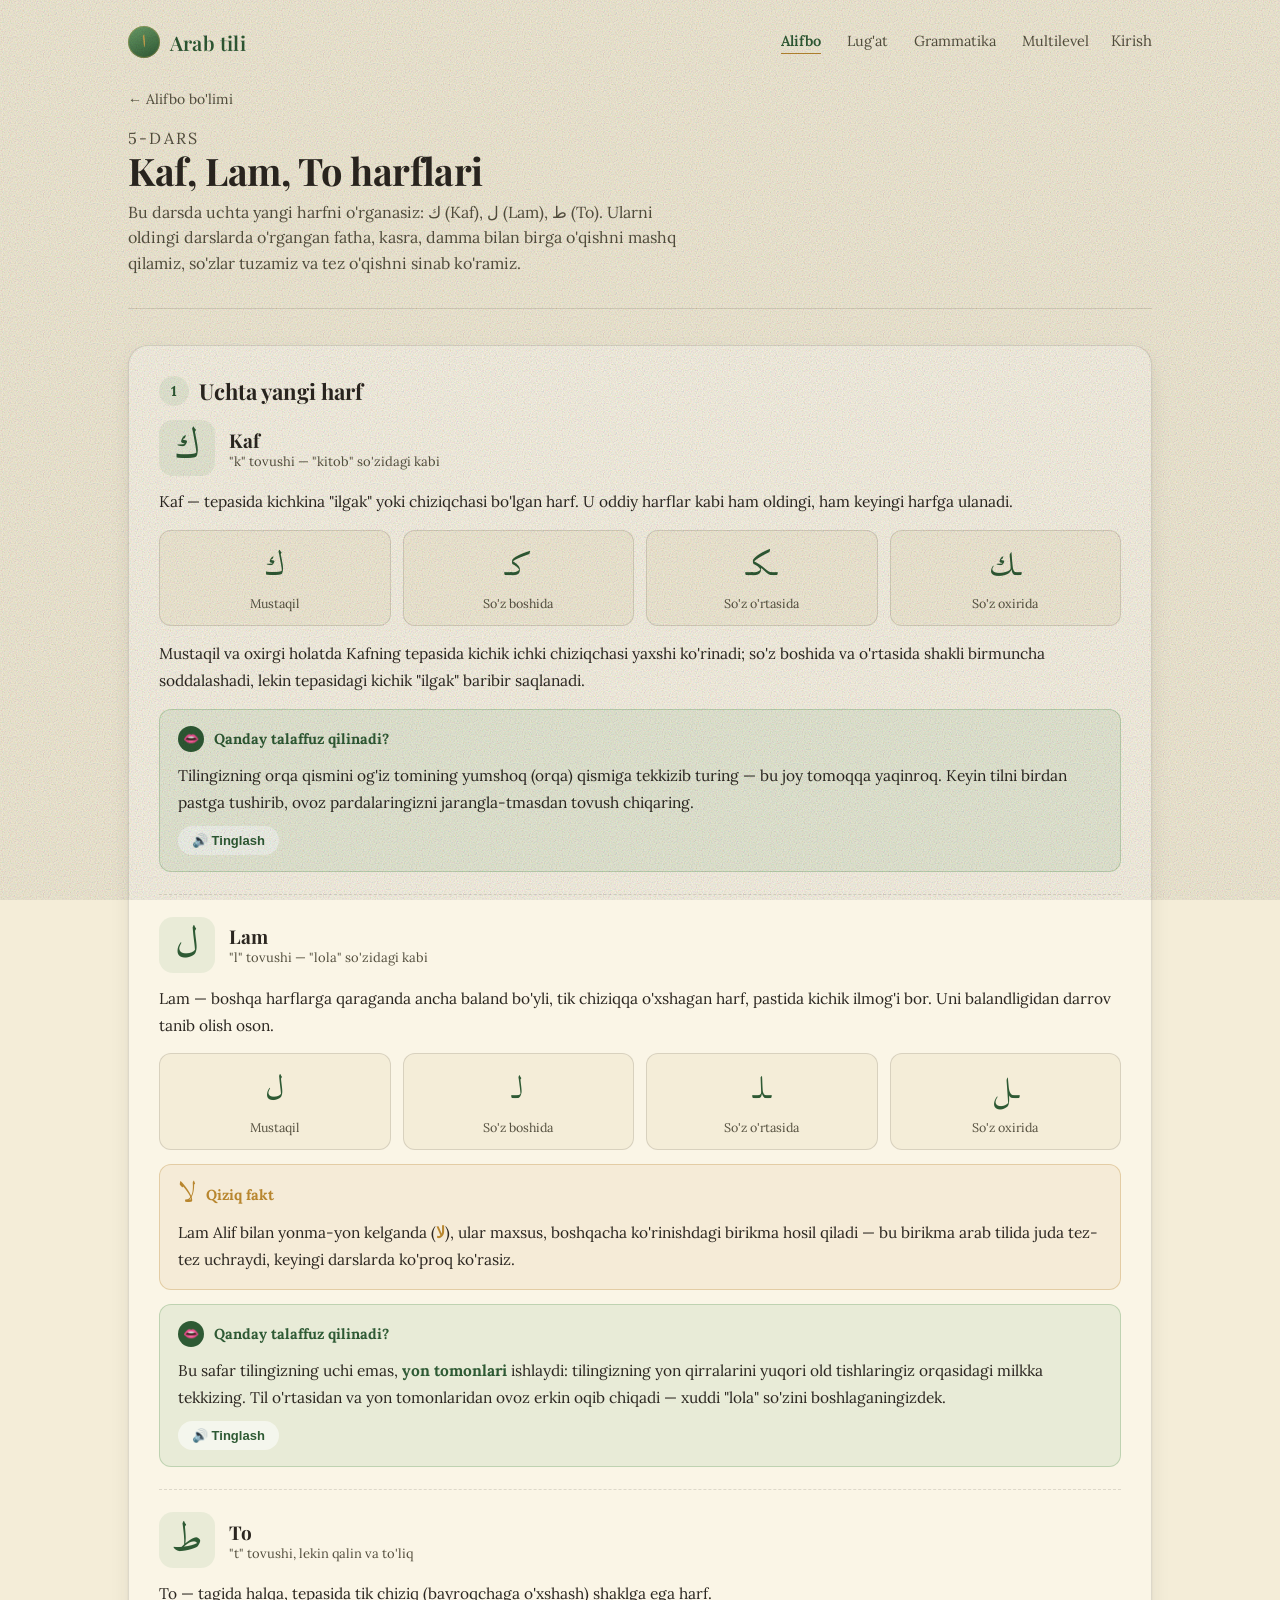
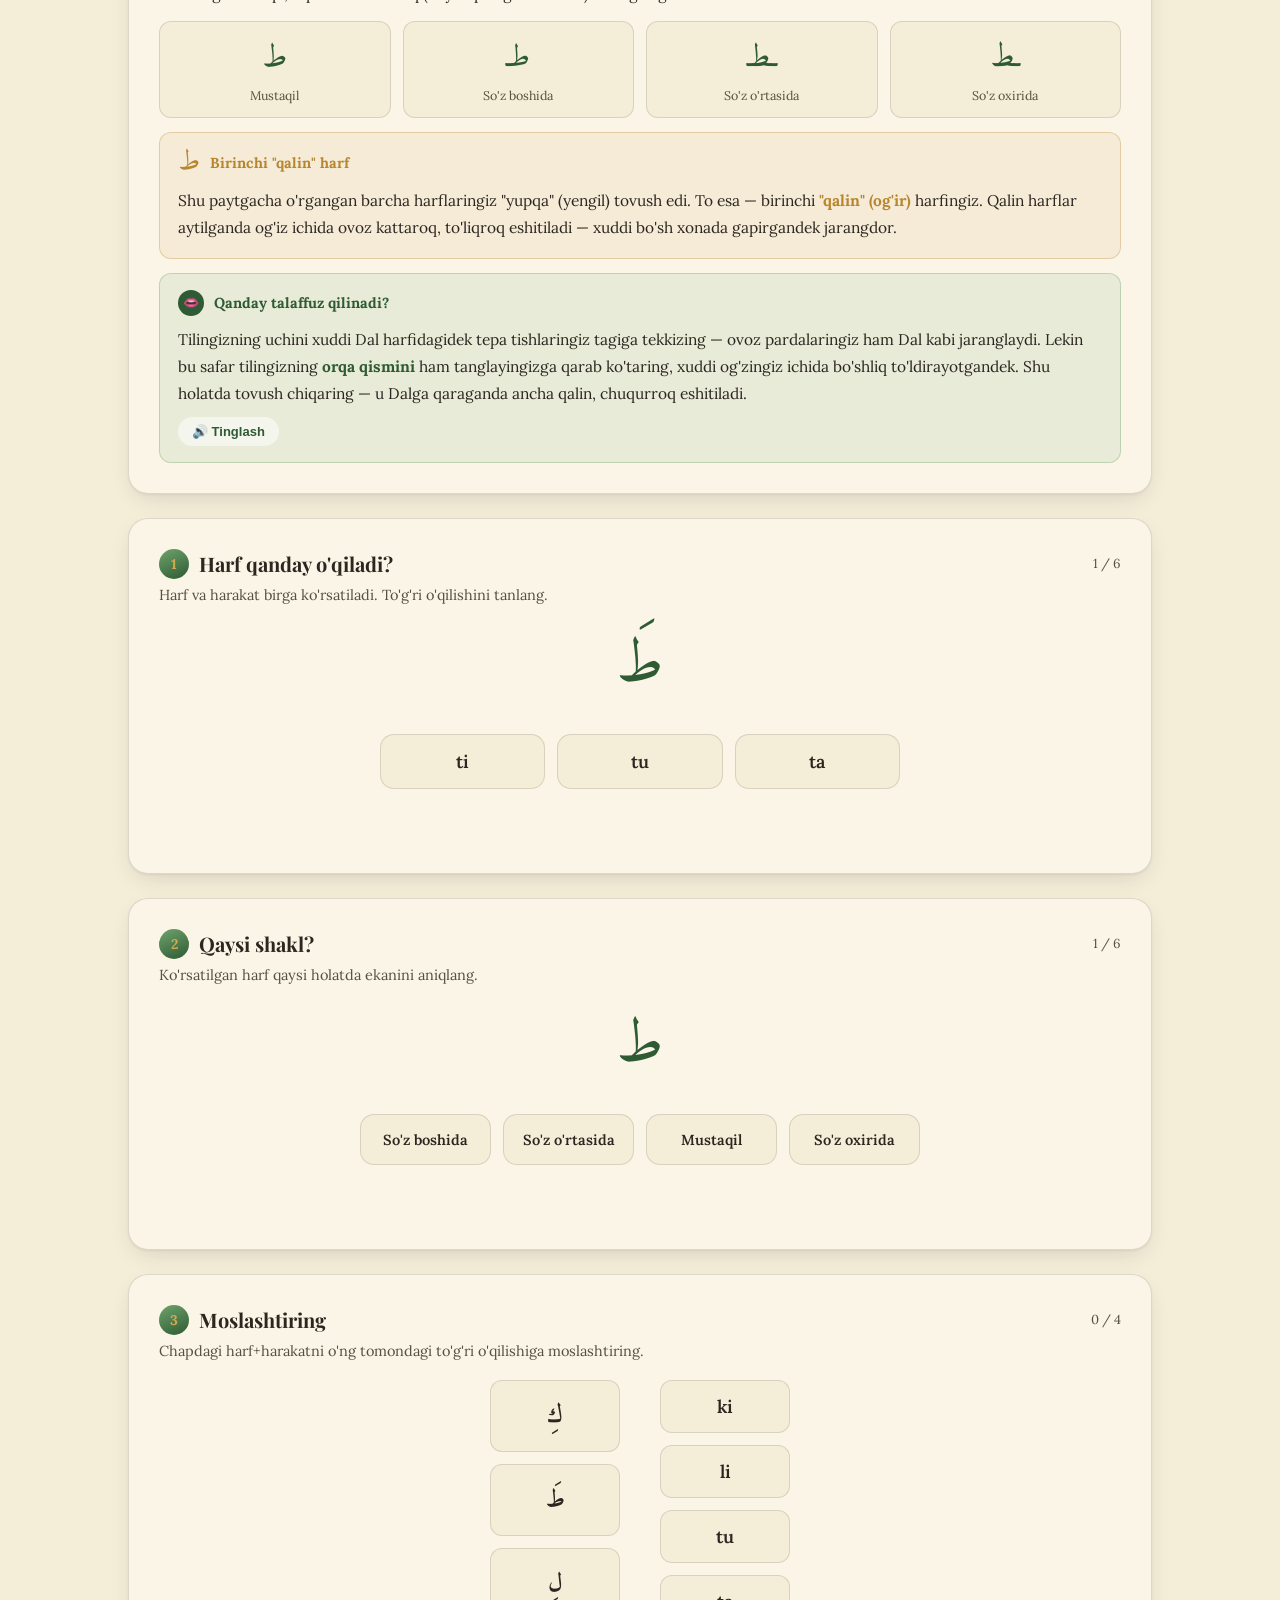
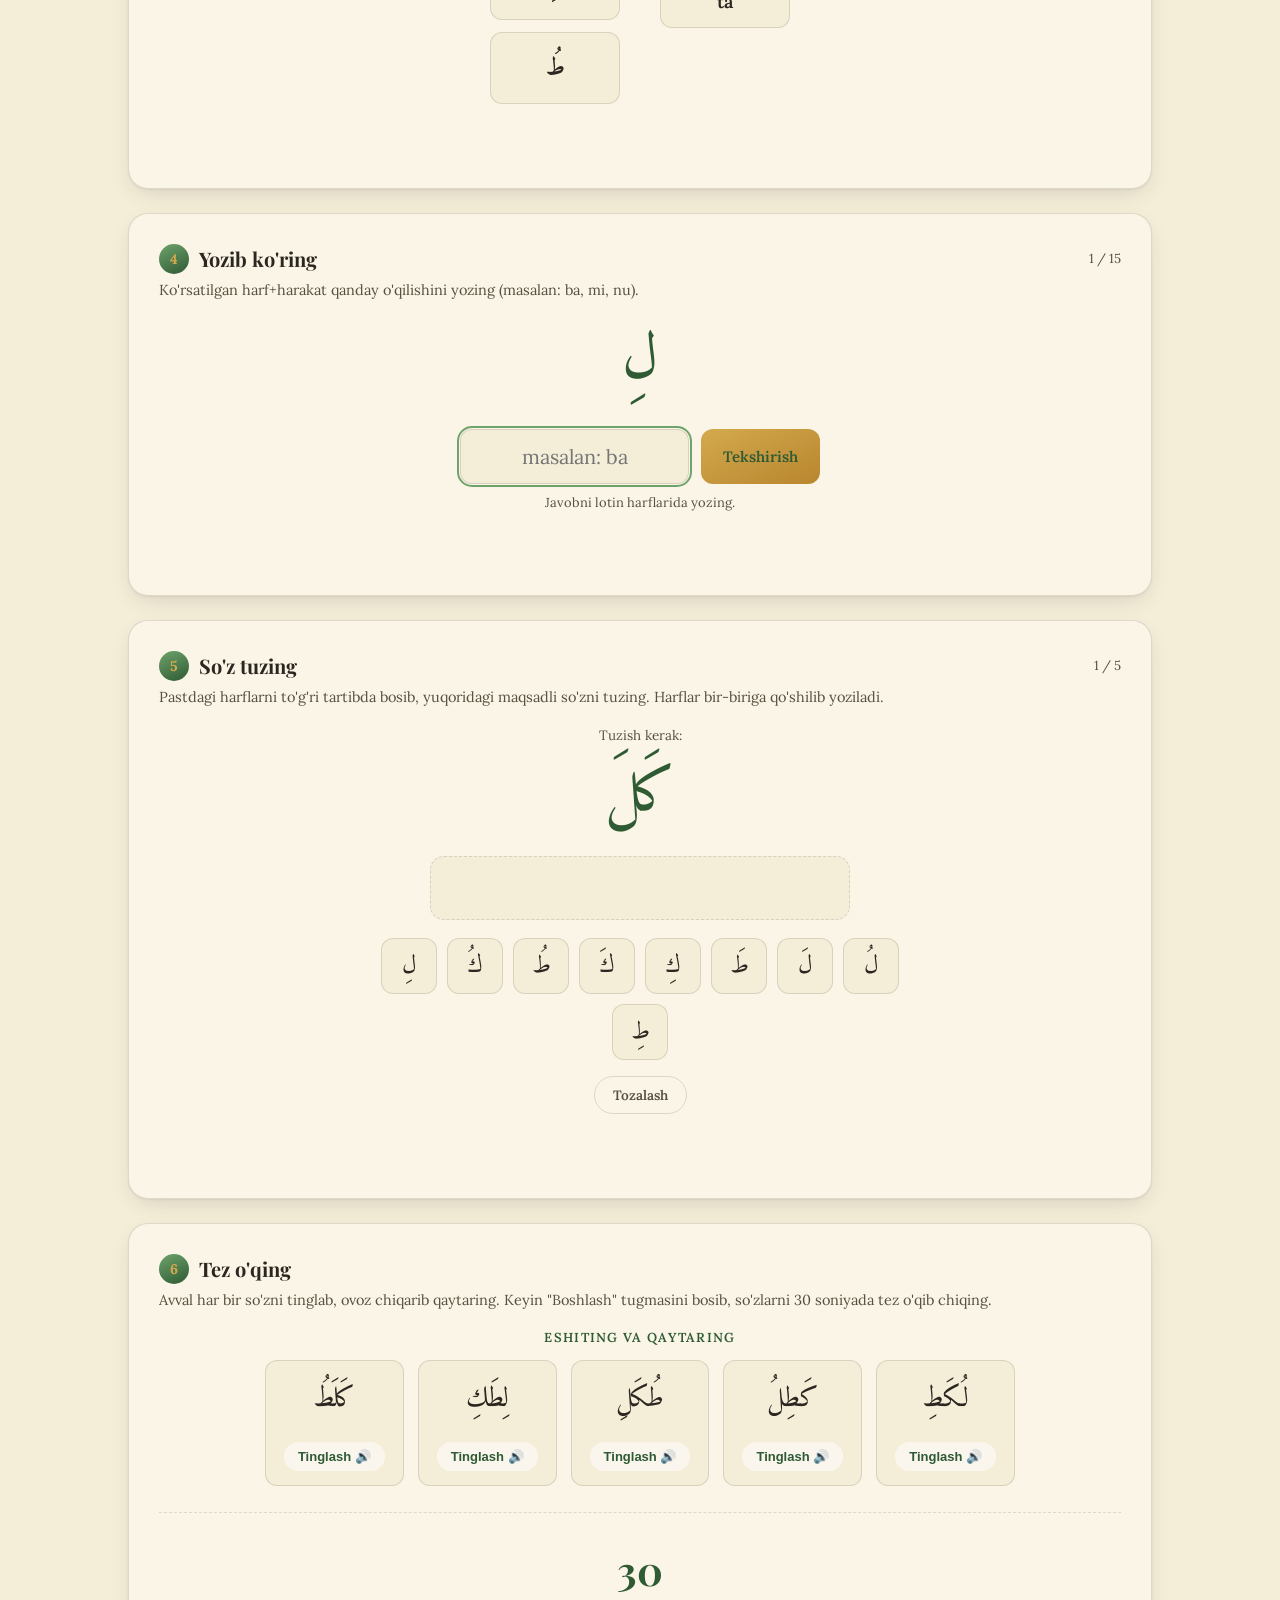
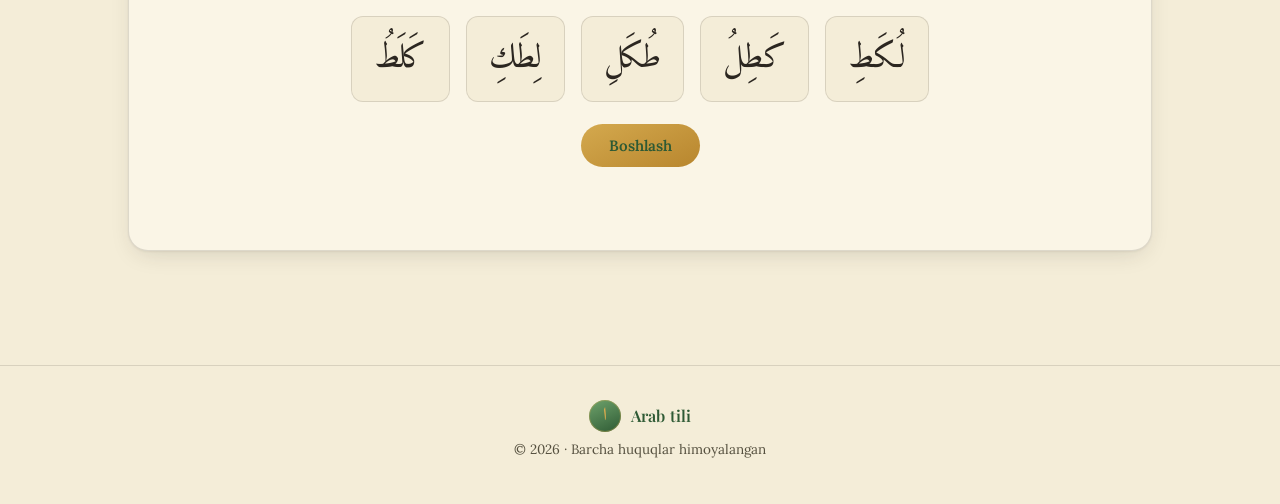
<file: alifbo-dars5.html>
<!DOCTYPE html>
<html lang="uz">
<head>
<meta charset="UTF-8">
<meta name="viewport" content="width=device-width, initial-scale=1.0">
<title>5-dars: Kaf, Lam, To — Arab tili</title>
<link rel="preconnect" href="https://fonts.googleapis.com">
<link rel="preconnect" href="https://fonts.gstatic.com" crossorigin>
<link href="https://fonts.googleapis.com/css2?family=Playfair+Display:ital,wght@0,500;0,600;0,700;0,800;1,500&family=Lora:ital,wght@0,400;0,500;0,600;1,400&family=Amiri:ital@0;1&display=swap" rel="stylesheet">
<link rel="stylesheet" href="styles.css">
<style>
  .lesson-hero{ padding: 20px 0 32px; border-bottom: 1px solid var(--line); margin-bottom: 36px; }
  .lesson-kicker{ font-size: 13px; letter-spacing: 0.14em; text-transform: uppercase; color: var(--gold); margin: 0 0 8px; }
  .lesson-hero h1{ font-family:'Playfair Display', serif; font-weight:700; font-size: clamp(28px,4vw,38px); margin:0 0 10px; }
  .lesson-hero p{ color: var(--ink-soft); font-size: 16px; max-width: 560px; margin:0; line-height:1.6; }

  .block{
    background: var(--parchment-card);
    border: 1px solid var(--line);
    border-radius: 20px;
    box-shadow: var(--shadow);
    padding: 30px;
    margin-bottom: 24px;
  }
  .block h2{
    font-family:'Playfair Display', serif;
    font-size: 22px;
    font-weight: 700;
    margin: 0 0 14px;
    display:flex; align-items:center; gap:10px;
  }
  .block h2 .num{
    width: 30px; height:30px; border-radius: 50%;
    background: var(--teal-tint); color: var(--teal-deep);
    font-size: 14px; font-family:'Lora', serif; font-weight:700;
    display:flex; align-items:center; justify-content:center; flex-shrink:0;
  }
  .block p{ font-size: 15.5px; line-height:1.75; color: var(--ink); margin: 0 0 14px; }
  .block p:last-child{ margin-bottom:0; }
  .block .ar{ font-family:'Amiri', serif; }

  .letter-panel{ border-top: 1px dashed var(--line); padding-top: 22px; margin-top: 22px; }
  .letter-panel:first-of-type{ border-top:none; padding-top:0; margin-top:0; }
  .letter-panel-head{ display:flex; align-items:center; gap:14px; margin-bottom: 12px; }
  .letter-panel-head .big-glyph{
    font-family:'Amiri', serif; font-size: 40px; color: var(--teal-deep); direction:rtl;
    width:56px; height:56px; border-radius:14px; background:var(--teal-tint);
    display:flex; align-items:center; justify-content:center; flex-shrink:0;
  }
  .letter-panel-head h3{ font-family:'Playfair Display', serif; font-size:19px; margin:0; }
  .letter-panel-head .sound-tag{ font-size:13px; color:var(--ink-soft); }

  .forms-row{ display:flex; gap:12px; flex-wrap:wrap; margin: 14px 0; }
  .form-card{
    background: var(--parchment); border:1px solid var(--line); border-radius:12px;
    padding: 14px 16px; text-align:center; min-width: 110px; flex:1;
  }
  .form-card .glyph{ font-family:'Amiri', serif; font-size: 32px; color: var(--teal-deep); direction:rtl; line-height:1.4; margin-bottom:6px; }
  .form-card .label{ font-size:12.5px; color: var(--ink-soft); }

  .note-box{
    background: rgba(184,134,46,0.08);
    border: 1px solid rgba(184,134,46,0.3);
    border-radius: 12px;
    padding: 16px 18px;
    margin-top: 14px;
    font-size: 14.5px;
    line-height: 1.65;
  }
  .note-box b{ color: var(--gold); }
  .note-box p{ margin:0; }
  .note-box-head{ display:flex; align-items:center; gap:10px; margin-bottom:10px; }
  .note-glyph{
    font-family:'Amiri', serif; font-size:28px; color: var(--gold); direction:rtl;
    line-height:1; flex-shrink:0;
  }

  .pronounce-box{
    background: var(--teal-tint);
    border: 1px solid rgba(111,163,108,0.35);
    border-radius: 12px;
    padding: 16px 18px;
    margin-top: 14px;
    font-size: 14.5px;
    line-height: 1.65;
  }
  .pronounce-box p{ margin:0; }
  .pronounce-box p + p{ margin-top:8px; }
  .pronounce-box-head{ display:flex; align-items:center; gap:10px; margin-bottom:10px; }
  .pronounce-icon{
    width:26px; height:26px; border-radius:50%; flex-shrink:0;
    background: var(--teal-deep); color: var(--gold-light);
    display:flex; align-items:center; justify-content:center; font-size:13px;
  }
  .pronounce-box b{ color: var(--teal-deep); }
  .play-btn{
    display:inline-flex; align-items:center; gap:6px;
    font-size: 13px; font-weight:600; color: var(--teal-deep);
    background: rgba(255,255,255,0.55); border: none; border-radius: 999px;
    padding: 7px 14px; cursor:pointer; margin-top: 10px;
  }
  .play-btn:hover{ background: rgba(255,255,255,0.85); }

  /* ---------- exercises (shared with lesson 1 patterns) ---------- */
  .exercise{
    background: var(--parchment-card); border:1px solid var(--line); border-radius:20px;
    box-shadow: var(--shadow); padding:30px; margin-bottom:24px;
  }
  .ex-head{ display:flex; align-items:center; justify-content:space-between; gap:14px; margin-bottom:6px; flex-wrap:wrap; }
  .ex-title{ font-family:'Playfair Display', serif; font-weight:700; font-size:20px; margin:0; display:flex; align-items:center; gap:10px; }
  .ex-title .num{
    width:30px; height:30px; border-radius:50%;
    background: linear-gradient(155deg, var(--teal), var(--teal-deep));
    color: var(--gold-light); font-size:14px; font-family:'Lora',serif; font-weight:700;
    display:flex; align-items:center; justify-content:center; flex-shrink:0;
  }
  .ex-progress{ font-size:13px; color: var(--ink-soft); }
  .ex-instr{ font-size:14.5px; color: var(--ink-soft); margin:0 0 20px; }
  .prompt-glyph{ font-family:'Amiri', serif; font-size:60px; color: var(--teal-deep); text-align:center; direction:rtl; margin:10px 0 26px; line-height:1.4; }

  .opt-grid{ display:grid; grid-template-columns: repeat(auto-fit,minmax(110px,1fr)); gap:12px; max-width:520px; margin:0 auto; }
  .opt-btn{
    font-family:'Lora', serif; font-size:18px; font-weight:600; padding:15px 8px;
    border-radius:14px; border:1.5px solid var(--line); background: var(--parchment);
    color: var(--ink); cursor:pointer; transition: border-color .15s ease, transform .1s ease;
  }
  .opt-btn:hover{ border-color: var(--teal); transform: translateY(-1px); }
  .opt-btn.correct{ background: var(--teal-tint); border-color: var(--teal); color: var(--teal-deep); }
  .opt-btn.wrong{ background: rgba(139,58,58,0.1); border-color: var(--rose); color: var(--rose); }
  .opt-btn:disabled{ cursor:default; transform:none; }

  .ex-feedback{ text-align:center; font-size:15px; font-weight:600; min-height:24px; margin:16px 0 4px; }
  .ex-feedback.ok{ color: var(--teal-deep); }
  .ex-feedback.err{ color: var(--rose); }
  .ex-actions{ display:flex; justify-content:center; margin-top:14px; }
  .next-btn{
    font-family:'Lora', serif; font-weight:600; font-size:14.5px; padding:11px 26px;
    border-radius:999px; border:none; cursor:pointer;
    background: linear-gradient(155deg, var(--gold-light), var(--gold)); color: var(--teal-deep);
    display:none;
  }
  .next-btn.show{ display:inline-flex; }

  .match-wrap{ display:flex; gap:40px; justify-content:center; flex-wrap:wrap; }
  .match-col{ display:flex; flex-direction:column; gap:12px; min-width:130px; }
  .match-item{
    font-family:'Lora', serif; font-size:18px; font-weight:600; padding:14px 18px;
    border-radius:12px; border:1.5px solid var(--line); background: var(--parchment);
    cursor:pointer; text-align:center; transition: border-color .15s ease, background .15s ease;
  }
  .match-item.ar{ font-family:'Amiri', serif; font-size:24px; direction:rtl; }
  .match-item.selected{ border-color: var(--teal); background: var(--teal-tint); }
  .match-item.matched{ border-color: var(--teal); background: var(--teal-tint); opacity:0.55; cursor:default; }
  .match-item.shake{ border-color: var(--rose); }

  .type-row{ display:flex; gap:12px; justify-content:center; max-width:360px; margin:0 auto; width:100%; }
  .type-row input{
    flex:1; min-width:0; font-family:'Lora', serif; font-size:20px; text-align:center;
    padding:14px 16px; border-radius:12px; border:1.5px solid var(--line); background: var(--parchment); color: var(--ink);
  }
  .type-row input:focus{ outline:2px solid var(--teal); outline-offset:1px; }
  .type-row button{
    flex-shrink:0; font-family:'Lora', serif; font-weight:600; font-size:15px; padding:0 22px;
    border-radius:12px; border:none; cursor:pointer;
    background: linear-gradient(155deg, var(--gold-light), var(--gold)); color: var(--teal-deep);
  }
  .type-hint{ text-align:center; font-size:13px; color: var(--ink-soft); margin-top:10px; }

  /* word building */
  .build-target{ text-align:center; margin-bottom: 18px; }
  .build-target-label{ font-size:13.5px; color: var(--ink-soft); margin-bottom:8px; }
  .build-display{
    min-height: 64px; display:flex; align-items:center; justify-content:center;
    font-family:'Amiri', serif; font-size: 44px; color: var(--teal-deep); direction: rtl;
    background: var(--parchment); border: 1.5px dashed var(--line); border-radius:14px;
    margin: 0 auto 18px; max-width: 420px; padding: 10px 20px; letter-spacing: 0;
  }
  .build-tiles{ display:flex; flex-wrap:wrap; gap:10px; justify-content:center; max-width:520px; margin:0 auto; }
  .build-tile{
    font-family:'Amiri', serif; font-size:24px; direction:rtl;
    width:56px; height:56px; border-radius:12px; border:1.5px solid var(--line);
    background: var(--parchment); color: var(--ink); cursor:pointer;
    display:flex; align-items:center; justify-content:center;
    transition: border-color .15s ease, transform .1s ease;
  }
  .build-tile:hover{ border-color: var(--teal); transform: translateY(-1px); }
  .build-tile:disabled{ opacity:0.35; cursor:default; }
  .build-controls{ display:flex; gap:10px; justify-content:center; margin-top:16px; }
  .ghost-btn{
    font-family:'Lora', serif; font-weight:600; font-size:13.5px; padding:9px 18px;
    border-radius:999px; border:1.5px solid var(--line); background:transparent; color: var(--ink-soft); cursor:pointer;
  }
  .ghost-btn:hover{ border-color: var(--teal); color: var(--teal-deep); }

  /* timed reading */
  .listen-repeat-label{
    text-align:center; font-size:13px; letter-spacing:0.1em; text-transform:uppercase;
    color: var(--teal-deep); font-weight:600; margin-bottom:14px;
  }
  .reading-words-audio{
    display:flex; flex-wrap:wrap; gap:14px; justify-content:center; margin-bottom: 30px;
    padding-bottom: 26px; border-bottom: 1px dashed var(--line);
  }
  .reading-word-audio{
    display:flex; flex-direction:column; align-items:center; gap:8px;
    font-family:'Amiri', serif; font-size: 28px; direction:rtl; color: var(--ink);
    background: var(--parchment); border:1px solid var(--line); border-radius:12px;
    padding: 14px 18px;
  }
  .timer-display{
    text-align:center; font-family:'Playfair Display', serif; font-size: 40px; font-weight:700;
    color: var(--teal-deep); margin: 4px 0 20px;
  }
  .timer-display.warn{ color: var(--rose); }
  .reading-words{
    display:flex; flex-wrap:wrap; gap:16px; justify-content:center; margin-bottom: 22px;
  }
  .reading-word{
    font-family:'Amiri', serif; font-size: 34px; direction:rtl; color: var(--ink);
    background: var(--parchment); border:1px solid var(--line); border-radius:12px;
    padding: 12px 22px;
  }
  .timed-actions{ display:flex; justify-content:center; gap:12px; }
  .start-btn, .done-btn{
    font-family:'Lora', serif; font-weight:600; font-size:15px; padding:12px 28px;
    border-radius:999px; border:none; cursor:pointer;
    background: linear-gradient(155deg, var(--gold-light), var(--gold)); color: var(--teal-deep);
  }
  .done-btn{ display:none; }
  .done-btn.show{ display:inline-flex; }
  .timed-result{ text-align:center; font-size:15px; font-weight:600; margin-top:16px; min-height:22px; }
  .timed-result.ok{ color: var(--teal-deep); }
  .timed-result.err{ color: var(--rose); }

  .completed-banner{
    text-align:center; padding:60px 30px; background: var(--parchment-card);
    border:1px solid var(--line); border-radius:20px; box-shadow: var(--shadow); display:none;
  }
  .completed-banner.show{ display:block; }
  .completed-banner h2{ font-family:'Playfair Display', serif; font-size:28px; margin:14px 0 8px; }
  .completed-banner p{ color: var(--ink-soft); font-size:15.5px; }
  .completed-icon{
    width:64px; height:64px; margin:0 auto; border-radius:50%;
    background: linear-gradient(155deg, var(--gold-light), var(--gold));
    display:flex; align-items:center; justify-content:center; color: var(--teal-deep);
  }

  @media (max-width: 640px){
    .block, .exercise{ padding:22px 18px; }
    .match-wrap{ gap:20px; }
    .forms-row{ gap:8px; }
    .form-card{ min-width: 78px; padding: 10px 8px; }
    .form-card .glyph{ font-size:26px; }
  }
</style>
</head>
<body>

<header>
  <div class="wrap header-row">
    <a class="brand" href="index.html">
      <span class="brand-mark" aria-hidden="true">ا</span>
      Arab tili
    </a>
    <div class="header-actions">
      <nav class="main-nav">
        <a href="alifbo.html" class="active" aria-current="page">Alifbo</a>
        <a href="lugat.html">Lug'at</a>
        <a href="grammatika.html">Grammatika</a>
        <a href="multilevel.html">Multilevel</a>
      </nav>
      <a class="login-link" href="#">Kirish</a>
    </div>
  </div>
</header>

<main class="wrap" style="padding-bottom:90px;">
  <section class="lesson-hero">
    <a class="back-link" href="alifbo.html">&larr; Alifbo bo'limi</a>
    <p class="lesson-kicker">5-dars</p>
    <h1>Kaf, Lam, To harflari</h1>
    <p>Bu darsda uchta yangi harfni o'rganasiz: ك (Kaf), ل (Lam), ط (To). Ularni oldingi darslarda o'rgangan fatha, kasra, damma bilan birga o'qishni mashq qilamiz, so'zlar tuzamiz va tez o'qishni sinab ko'ramiz.</p>
  </section>

  <!-- ===================== EXPLANATION: three letters ===================== -->
  <div class="block">
    <h2><span class="num">1</span> Uchta yangi harf</h2>

    <div class="letter-panel">
      <div class="letter-panel-head">
        <span class="big-glyph">ك</span>
        <div>
          <h3>Kaf</h3>
          <div class="sound-tag">"k" tovushi — "kitob" so'zidagi kabi</div>
        </div>
      </div>
      <p>Kaf — tepasida kichkina "ilgak" yoki chiziqchasi bo'lgan harf. U oddiy harflar kabi ham oldingi, ham keyingi harfga ulanadi.</p>
      <div class="forms-row">
        <div class="form-card"><div class="glyph">ك</div><div class="label">Mustaqil</div></div>
        <div class="form-card"><div class="glyph">كـ</div><div class="label">So'z boshida</div></div>
        <div class="form-card"><div class="glyph">ـكـ</div><div class="label">So'z o'rtasida</div></div>
        <div class="form-card"><div class="glyph">ـك</div><div class="label">So'z oxirida</div></div>
      </div>
      <p>Mustaqil va oxirgi holatda Kafning tepasida kichik ichki chiziqchasi yaxshi ko'rinadi; so'z boshida va o'rtasida shakli birmuncha soddalashadi, lekin tepasidagi kichik "ilgak" baribir saqlanadi.</p>
      <div class="pronounce-box">
        <div class="pronounce-box-head">
          <span class="pronounce-icon" aria-hidden="true">👄</span>
          <b>Qanday talaffuz qilinadi?</b>
        </div>
        <p>Tilingizning orqa qismini og'iz tomining yumshoq (orqa) qismiga tekkizib turing — bu joy tomoqqa yaqinroq. Keyin tilni birdan pastga tushirib, ovoz pardalaringizni jarangla-tmasdan tovush chiqaring.</p>
        <button class="play-btn" onclick="speakArabic('كَ')">🔊 Tinglash</button>
      </div>
    </div>

    <div class="letter-panel">
      <div class="letter-panel-head">
        <span class="big-glyph">ل</span>
        <div>
          <h3>Lam</h3>
          <div class="sound-tag">"l" tovushi — "lola" so'zidagi kabi</div>
        </div>
      </div>
      <p>Lam — boshqa harflarga qaraganda ancha baland bo'yli, tik chiziqqa o'xshagan harf, pastida kichik ilmog'i bor. Uni balandligidan darrov tanib olish oson.</p>
      <div class="forms-row">
        <div class="form-card"><div class="glyph">ل</div><div class="label">Mustaqil</div></div>
        <div class="form-card"><div class="glyph">لـ</div><div class="label">So'z boshida</div></div>
        <div class="form-card"><div class="glyph">ـلـ</div><div class="label">So'z o'rtasida</div></div>
        <div class="form-card"><div class="glyph">ـل</div><div class="label">So'z oxirida</div></div>
      </div>
      <div class="note-box">
        <div class="note-box-head">
          <span class="note-glyph">لا</span>
          <b>Qiziq fakt</b>
        </div>
        <p>Lam Alif bilan yonma-yon kelganda (<b>لا</b>), ular maxsus, boshqacha ko'rinishdagi birikma hosil qiladi — bu birikma arab tilida juda tez-tez uchraydi, keyingi darslarda ko'proq ko'rasiz.</p>
      </div>
      <div class="pronounce-box">
        <div class="pronounce-box-head">
          <span class="pronounce-icon" aria-hidden="true">👄</span>
          <b>Qanday talaffuz qilinadi?</b>
        </div>
        <p>Bu safar tilingizning uchi emas, <b>yon tomonlari</b> ishlaydi: tilingizning yon qirralarini yuqori old tishlaringiz orqasidagi milkka tekkizing. Til o'rtasidan va yon tomonlaridan ovoz erkin oqib chiqadi — xuddi "lola" so'zini boshlaganingizdek.</p>
        <button class="play-btn" onclick="speakArabic('لَ')">🔊 Tinglash</button>
      </div>
    </div>

    <div class="letter-panel">
      <div class="letter-panel-head">
        <span class="big-glyph">ط</span>
        <div>
          <h3>To</h3>
          <div class="sound-tag">"t" tovushi, lekin qalin va to'liq</div>
        </div>
      </div>
      <p>To — tagida halqa, tepasida tik chiziq (bayroqchaga o'xshash) shaklga ega harf.</p>
      <div class="forms-row">
        <div class="form-card"><div class="glyph">ط</div><div class="label">Mustaqil</div></div>
        <div class="form-card"><div class="glyph">طـ</div><div class="label">So'z boshida</div></div>
        <div class="form-card"><div class="glyph">ـطـ</div><div class="label">So'z o'rtasida</div></div>
        <div class="form-card"><div class="glyph">ـط</div><div class="label">So'z oxirida</div></div>
      </div>
      <div class="note-box">
        <div class="note-box-head">
          <span class="note-glyph">ط</span>
          <b>Birinchi "qalin" harf</b>
        </div>
        <p>Shu paytgacha o'rgangan barcha harflaringiz "yupqa" (yengil) tovush edi. To esa — birinchi <b>"qalin" (og'ir)</b> harfingiz. Qalin harflar aytilganda og'iz ichida ovoz kattaroq, to'liqroq eshitiladi — xuddi bo'sh xonada gapirgandek jarangdor.</p>
      </div>
      <div class="pronounce-box">
        <div class="pronounce-box-head">
          <span class="pronounce-icon" aria-hidden="true">👄</span>
          <b>Qanday talaffuz qilinadi?</b>
        </div>
        <p>Tilingizning uchini xuddi Dal harfidagidek tepa tishlaringiz tagiga tekkizing — ovoz pardalaringiz ham Dal kabi jaranglaydi. Lekin bu safar tilingizning <b>orqa qismini</b> ham tanglayingizga qarab ko'taring, xuddi og'zingiz ichida bo'shliq to'ldirayotgandek. Shu holatda tovush chiqaring — u Dalga qaraganda ancha qalin, chuqurroq eshitiladi.</p>
        <button class="play-btn" onclick="speakArabic('طَ')">🔊 Tinglash</button>
      </div>
    </div>
  </div>

  <!-- ===================== EXERCISE 1: sound MCQ ===================== -->
  <div class="exercise" id="ex1">
    <div class="ex-head">
      <h3 class="ex-title"><span class="num">1</span> Harf qanday o'qiladi?</h3>
      <span class="ex-progress" id="ex1-progress">1 / 6</span>
    </div>
    <p class="ex-instr">Harf va harakat birga ko'rsatiladi. To'g'ri o'qilishini tanlang.</p>
    <div class="prompt-glyph" id="ex1-prompt">كَ</div>
    <div class="opt-grid" id="ex1-opts"></div>
    <p class="ex-feedback" id="ex1-feedback"></p>
    <div class="ex-actions"><button class="next-btn" id="ex1-next" onclick="nextRound('ex1')">Keyingisi &rarr;</button></div>
  </div>

  <!-- ===================== EXERCISE 2: form recognition ===================== -->
  <div class="exercise" id="ex2">
    <div class="ex-head">
      <h3 class="ex-title"><span class="num">2</span> Qaysi shakl?</h3>
      <span class="ex-progress" id="ex2-progress">1 / 6</span>
    </div>
    <p class="ex-instr">Ko'rsatilgan harf qaysi holatda ekanini aniqlang.</p>
    <div class="prompt-glyph" id="ex2-prompt">كـ</div>
    <div class="opt-grid" id="ex2-opts" style="max-width:560px;"></div>
    <p class="ex-feedback" id="ex2-feedback"></p>
    <div class="ex-actions"><button class="next-btn" id="ex2-next" onclick="nextRound('ex2')">Keyingisi &rarr;</button></div>
  </div>

  <!-- ===================== EXERCISE 3: matching ===================== -->
  <div class="exercise" id="ex3">
    <div class="ex-head">
      <h3 class="ex-title"><span class="num">3</span> Moslashtiring</h3>
      <span class="ex-progress" id="ex3-progress">0 / 4</span>
    </div>
    <p class="ex-instr">Chapdagi harf+harakatni o'ng tomondagi to'g'ri o'qilishiga moslashtiring.</p>
    <div class="match-wrap">
      <div class="match-col" id="ex3-left"></div>
      <div class="match-col" id="ex3-right"></div>
    </div>
    <p class="ex-feedback" id="ex3-feedback"></p>
    <div class="ex-actions"><button class="next-btn" id="ex3-next" onclick="finishMatching()">Davom etish &rarr;</button></div>
  </div>

  <!-- ===================== EXERCISE 4: typed input ===================== -->
  <div class="exercise" id="ex4">
    <div class="ex-head">
      <h3 class="ex-title"><span class="num">4</span> Yozib ko'ring</h3>
      <span class="ex-progress" id="ex4-progress">1 / 15</span>
    </div>
    <p class="ex-instr">Ko'rsatilgan harf+harakat qanday o'qilishini yozing (masalan: ba, mi, nu).</p>
    <div class="prompt-glyph" id="ex4-prompt">طُ</div>
    <div class="type-row">
      <input type="text" id="ex4-input" placeholder="masalan: ba" maxlength="4" autocomplete="off" onkeydown="if(event.key==='Enter')checkTyped()">
      <button onclick="checkTyped()">Tekshirish</button>
    </div>
    <p class="type-hint">Javobni lotin harflarida yozing.</p>
    <p class="ex-feedback" id="ex4-feedback"></p>
    <div class="ex-actions"><button class="next-btn" id="ex4-next" onclick="nextRound('ex4')">Keyingisi &rarr;</button></div>
  </div>

  <!-- ===================== EXERCISE 5: word building ===================== -->
  <div class="exercise" id="ex5">
    <div class="ex-head">
      <h3 class="ex-title"><span class="num">5</span> So'z tuzing</h3>
      <span class="ex-progress" id="ex5-progress">1 / 5</span>
    </div>
    <p class="ex-instr">Pastdagi harflarni to'g'ri tartibda bosib, yuqoridagi maqsadli so'zni tuzing. Harflar bir-biriga qo'shilib yoziladi.</p>
    <div class="build-target">
      <div class="build-target-label">Tuzish kerak:</div>
      <div class="prompt-glyph" id="ex5-target" style="margin-bottom:6px;">كَلَ</div>
    </div>
    <div class="build-display" id="ex5-display" dir="rtl"></div>
    <div class="build-tiles" id="ex5-tiles"></div>
    <div class="build-controls">
      <button class="ghost-btn" onclick="clearBuild()">Tozalash</button>
    </div>
    <p class="ex-feedback" id="ex5-feedback"></p>
    <div class="ex-actions"><button class="next-btn" id="ex5-next" onclick="nextRound('ex5')">Keyingisi &rarr;</button></div>
  </div>

  <!-- ===================== EXERCISE 6: timed reading ===================== -->
  <div class="exercise" id="ex6">
    <div class="ex-head">
      <h3 class="ex-title"><span class="num">6</span> Tez o'qing</h3>
      <span class="ex-progress" id="ex6-progress"></span>
    </div>
    <p class="ex-instr">Avval har bir so'zni tinglab, ovoz chiqarib qaytaring. Keyin "Boshlash" tugmasini bosib, so'zlarni 30 soniyada tez o'qib chiqing.</p>

    <div class="listen-repeat-label">Eshiting va qaytaring</div>
    <div class="reading-words-audio" id="reading-words-audio"></div>

    <div class="timer-display" id="timer-display">30</div>
    <div class="reading-words" id="reading-words"></div>
    <div class="timed-actions">
      <button class="start-btn" id="start-btn" onclick="startTimedReading()">Boshlash</button>
      <button class="done-btn" id="done-btn" onclick="finishTimedReading()">Tugatdim</button>
    </div>
    <p class="timed-result" id="timed-result"></p>
  </div>

  <div class="completed-banner" id="completed">
    <div class="completed-icon" aria-hidden="true">
      <svg width="28" height="28" viewBox="0 0 24 24" fill="none"><path d="M20 6L9 17l-5-5" stroke="currentColor" stroke-width="2.5" stroke-linecap="round" stroke-linejoin="round"/></svg>
    </div>
    <h2>Tabriklaymiz!</h2>
    <p>5-darsni muvaffaqiyatli tugatdingiz. Endi Kaf, Lam, To harflarini bilasiz va ularni harakatlar bilan o'qiy olasiz.</p>
  </div>
</main>

<footer>
  <a class="brand" href="index.html">
    <span class="brand-mark" aria-hidden="true">ا</span>
    Arab tili
  </a>
  &copy; 2026 · Barcha huquqlar himoyalangan
</footer>

<script>
/* ============================================================
   Audio (Web Speech API) — best-effort; browser voice quality varies.
   ============================================================ */
function speakArabic(text){
  if(!('speechSynthesis' in window)) return;
  window.speechSynthesis.cancel();
  const u = new SpeechSynthesisUtterance(text);
  const voices = window.speechSynthesis.getVoices();
  const arVoice = voices.find(v => v.lang && v.lang.toLowerCase().startsWith('ar'));
  if(arVoice) u.voice = arVoice;
  u.lang = 'ar-SA';
  u.rate = 0.8;
  window.speechSynthesis.speak(u);
}

/* ============================================================
   Data
   ============================================================ */
const LETTERS = [
  { id:'k', base:'ك', name:'Kaf',
    forms: ['ك','كـ','ـكـ','ـك'],
    formLabels: ["Mustaqil", "So'z boshida", "So'z o'rtasida", "So'z oxirida"] },
  { id:'l', base:'ل', name:'Lam',
    forms: ['ل','لـ','ـلـ','ـل'],
    formLabels: ["Mustaqil", "So'z boshida", "So'z o'rtasida", "So'z oxirida"] },
  { id:'t', base:'ط', name:'To',
    forms: ['ط','طـ','ـطـ','ـط'],
    formLabels: ["Mustaqil", "So'z boshida", "So'z o'rtasida", "So'z oxirida"] },
];
const HARAKAT = [
  { id:'a', mark:'َ', sound:'a' },
  { id:'i', mark:'ِ', sound:'i' },
  { id:'u', mark:'ُ', sound:'u' },
];
// letter+harakat combos, e.g. { glyph:'بَ', letterName:'Ba', sound:'ba' }
const COMBOS = [];
LETTERS.forEach(l => HARAKAT.forEach(h => {
  COMBOS.push({ glyph: l.base + h.mark, letterName: l.name, letterId: l.id, harakatId: h.id, sound: l.id + h.sound });
}));

function shuffle(arr){
  const a = arr.slice();
  for(let i=a.length-1;i>0;i--){ const j=Math.floor(Math.random()*(i+1)); [a[i],a[j]]=[a[j],a[i]]; }
  return a;
}
function pick(arr){ return arr[Math.floor(Math.random()*arr.length)]; }

/* ============================================================
   Progress tracking / completion
   ============================================================ */
const completedExercises = new Set();
function markExerciseDone(key){
  completedExercises.add(key);
  if(completedExercises.size === 6){
    document.getElementById('completed').classList.add('show');
    document.getElementById('completed').scrollIntoView({ behavior:'smooth', block:'center' });
  }
}

const TOTAL_ROUNDS = { ex1:6, ex2:6, ex4:15, ex5:5 };
const state = {
  ex1:{ round:0 }, ex2:{ round:0 }, ex4:{ round:0, current:null }, ex5:{ round:0 },
};

/* ============================================================
   Generic MCQ engine
   ============================================================ */
function renderMCQ(key, promptText, correctLabel, allLabels, arabicOptions){
  const promptEl = document.getElementById(key+'-prompt');
  const optsEl = document.getElementById(key+'-opts');
  const feedbackEl = document.getElementById(key+'-feedback');
  const nextBtn = document.getElementById(key+'-next');
  promptEl.textContent = promptText;
  feedbackEl.textContent=''; feedbackEl.className='ex-feedback';
  nextBtn.classList.remove('show');
  optsEl.innerHTML='';
  shuffle(allLabels).forEach(label => {
    const btn = document.createElement('button');
    btn.className = 'opt-btn' + (arabicOptions ? ' ar' : '');
    btn.textContent = label;
    btn.onclick = () => handleMCQAnswer(key, btn, label, correctLabel, optsEl);
    optsEl.appendChild(btn);
  });
}
function handleMCQAnswer(key, btn, chosen, correct, optsEl){
  optsEl.querySelectorAll('.opt-btn').forEach(b => b.disabled = true);
  const feedbackEl = document.getElementById(key+'-feedback');
  const nextBtn = document.getElementById(key+'-next');
  if(chosen === correct){
    btn.classList.add('correct');
    feedbackEl.textContent = "To'g'ri! 👏"; feedbackEl.className = 'ex-feedback ok';
  } else {
    btn.classList.add('wrong');
    optsEl.querySelectorAll('.opt-btn').forEach(b => { if(b.textContent === correct) b.classList.add('correct'); });
    feedbackEl.textContent = "Unchalik emas — to'g'ri javob: " + correct;
    feedbackEl.className = 'ex-feedback err';
  }
  nextBtn.classList.add('show');
}

function nextRound(key){
  const s = state[key];
  s.round++;
  const total = TOTAL_ROUNDS[key];
  document.getElementById(key+'-progress').textContent = Math.min(s.round+1, total) + ' / ' + total;

  if(s.round >= total){
    document.getElementById(key+'-next').classList.remove('show');
    document.getElementById(key+'-progress').textContent = total + ' / ' + total;
    const feedbackEl = document.getElementById(key+'-feedback');
    feedbackEl.textContent = "Mashq tugadi! ✅"; feedbackEl.className = 'ex-feedback ok';
    if(key === 'ex5'){
      document.getElementById('ex5-tiles').innerHTML = '';
      document.getElementById('ex5-target').textContent = '✓';
    } else {
      const optsEl = document.getElementById(key+'-opts');
      if(optsEl) optsEl.innerHTML = '';
      const promptEl = document.getElementById(key+'-prompt');
      if(promptEl) promptEl.textContent = '✓';
    }
    markExerciseDone(key);
    return;
  }

  if(key === 'ex1') renderEx1Round();
  else if(key === 'ex2') renderEx2Round();
  else if(key === 'ex4') renderEx4Round();
  else if(key === 'ex5') renderEx5Round();
}

/* ---------- Exercise 1: sound MCQ per-letter ---------- */
function renderEx1Round(){
  const combo = pick(COMBOS);
  const letterSounds = HARAKAT.map(h => combo.letterId + h.sound);
  renderMCQ('ex1', combo.glyph, combo.sound, letterSounds, false);
}

/* ---------- Exercise 2: form recognition ---------- */
function renderEx2Round(){
  const letter = pick(LETTERS);
  const formIndex = Math.floor(Math.random() * letter.forms.length);
  const glyph = letter.forms[formIndex];
  const correct = letter.formLabels[formIndex];
  document.getElementById('ex2-prompt').textContent = glyph;
  renderMCQFromDOM('ex2', correct, letter.formLabels.slice());
}
// variant of renderMCQ that doesn't touch the prompt element (already set)
function renderMCQFromDOM(key, correctLabel, allLabels){
  const optsEl = document.getElementById(key+'-opts');
  const feedbackEl = document.getElementById(key+'-feedback');
  const nextBtn = document.getElementById(key+'-next');
  feedbackEl.textContent=''; feedbackEl.className='ex-feedback';
  nextBtn.classList.remove('show');
  optsEl.innerHTML='';
  shuffle(allLabels).forEach(label => {
    const btn = document.createElement('button');
    btn.className = 'opt-btn';
    btn.style.fontSize = '14.5px';
    btn.textContent = label;
    btn.onclick = () => handleMCQAnswer(key, btn, label, correctLabel, optsEl);
    optsEl.appendChild(btn);
  });
}

/* ---------- Exercise 3: matching ---------- */
let matchSelected = null, matchPairsSolved = 0, matchTotal = 4;
function renderMatching(){
  const chosen = shuffle(COMBOS).slice(0, matchTotal);
  const left = shuffle(chosen.map(c => ({ id:c.sound, display:c.glyph })));
  const right = shuffle(chosen.map(c => ({ id:c.sound, display:c.sound })));
  const leftEl = document.getElementById('ex3-left');
  const rightEl = document.getElementById('ex3-right');
  leftEl.innerHTML=''; rightEl.innerHTML='';
  left.forEach(item => {
    const el = document.createElement('div');
    el.className='match-item ar'; el.textContent=item.display;
    el.dataset.id=item.id; el.dataset.side='left';
    el.onclick=()=>handleMatchClick(el);
    leftEl.appendChild(el);
  });
  right.forEach(item => {
    const el = document.createElement('div');
    el.className='match-item'; el.textContent=item.display;
    el.dataset.id=item.id; el.dataset.side='right';
    el.onclick=()=>handleMatchClick(el);
    rightEl.appendChild(el);
  });
  matchSelected=null; matchPairsSolved=0;
  document.getElementById('ex3-progress').textContent = '0 / ' + matchTotal;
  document.getElementById('ex3-feedback').textContent='';
  document.getElementById('ex3-next').classList.remove('show');
}
function handleMatchClick(el){
  if(el.classList.contains('matched')) return;
  if(!matchSelected){ matchSelected=el; el.classList.add('selected'); return; }
  if(matchSelected===el) return;
  if(matchSelected.dataset.side===el.dataset.side){
    matchSelected.classList.remove('selected'); matchSelected=el; el.classList.add('selected'); return;
  }
  const feedbackEl = document.getElementById('ex3-feedback');
  if(matchSelected.dataset.id===el.dataset.id){
    matchSelected.classList.remove('selected'); matchSelected.classList.add('matched'); el.classList.add('matched');
    matchSelected=null; matchPairsSolved++;
    document.getElementById('ex3-progress').textContent = matchPairsSolved + ' / ' + matchTotal;
    feedbackEl.textContent="To'g'ri! 👏"; feedbackEl.className='ex-feedback ok';
    if(matchPairsSolved===matchTotal){
      feedbackEl.textContent="Barcha juftlik topildi! ✅";
      document.getElementById('ex3-next').classList.add('show');
    }
  } else {
    el.classList.add('shake'); matchSelected.classList.add('shake');
    feedbackEl.textContent="Bu juftlik emas, qayta urinib ko'ring"; feedbackEl.className='ex-feedback err';
    const a=matchSelected,b=el;
    setTimeout(()=>{ a.classList.remove('shake','selected'); b.classList.remove('shake'); }, 500);
    matchSelected=null;
  }
}
function finishMatching(){ markExerciseDone('ex3'); }

/* ---------- Exercise 4: typed input ---------- */
function renderEx4Round(){
  const combo = pick(COMBOS);
  state.ex4.current = combo;
  document.getElementById('ex4-prompt').textContent = combo.glyph;
  const input = document.getElementById('ex4-input');
  input.value=''; input.disabled=false;
  document.getElementById('ex4-feedback').textContent=''; document.getElementById('ex4-feedback').className='ex-feedback';
  document.getElementById('ex4-next').classList.remove('show');
  input.focus();
}
function checkTyped(){
  const input = document.getElementById('ex4-input');
  const feedbackEl = document.getElementById('ex4-feedback');
  const nextBtn = document.getElementById('ex4-next');
  const answer = input.value.trim().toLowerCase();
  if(!answer) return;
  const correct = state.ex4.current.sound;
  input.disabled = true;
  if(answer === correct){
    feedbackEl.textContent="To'g'ri! 👏"; feedbackEl.className='ex-feedback ok';
  } else {
    feedbackEl.textContent="Unchalik emas — to'g'ri javob: \""+correct+"\"";
    feedbackEl.className='ex-feedback err';
  }
  nextBtn.classList.add('show');
}

/* ---------- Exercise 5: word building ---------- */
const BUILD_TARGETS = ['كَلَ','طِلِ','لَكَطِ','كُطَلَ','طُلَكِ'];
let buildProgress = [];
let buildCurrentTarget = '';

function renderEx5Round(){
  buildCurrentTarget = BUILD_TARGETS[state.ex5.round] || BUILD_TARGETS[0];
  buildProgress = [];
  document.getElementById('ex5-target').textContent = buildCurrentTarget;
  document.getElementById('ex5-display').textContent = '';
  document.getElementById('ex5-feedback').textContent='';
  document.getElementById('ex5-feedback').className='ex-feedback';
  document.getElementById('ex5-next').classList.remove('show');

  const tilesEl = document.getElementById('ex5-tiles');
  tilesEl.innerHTML = '';
  const tileGlyphs = shuffle(COMBOS.map(c => c.glyph));
  tileGlyphs.forEach(glyph => {
    const btn = document.createElement('button');
    btn.className = 'build-tile';
    btn.textContent = glyph;
    btn.onclick = () => tapBuildTile(glyph);
    tilesEl.appendChild(btn);
  });
}
function tapBuildTile(glyph){
  buildProgress.push(glyph);
  document.getElementById('ex5-display').textContent = buildProgress.join('');
  const builtSoFar = buildProgress.join('');
  const feedbackEl = document.getElementById('ex5-feedback');

  if(buildCurrentTarget.indexOf(builtSoFar) !== 0){
    feedbackEl.textContent = "Bu harf hozircha mos kelmaydi — qayta urinib ko'ring";
    feedbackEl.className = 'ex-feedback err';
    setTimeout(clearBuild, 700);
    return;
  }
  feedbackEl.textContent = '';
  feedbackEl.className = 'ex-feedback';

  if(builtSoFar === buildCurrentTarget){
    feedbackEl.textContent = "Ajoyib! So'z to'g'ri tuzildi! 👏";
    feedbackEl.className = 'ex-feedback ok';
    document.getElementById('ex5-tiles').querySelectorAll('.build-tile').forEach(b => b.disabled = true);
    document.getElementById('ex5-next').classList.add('show');
  }
}
function clearBuild(){
  buildProgress = [];
  document.getElementById('ex5-display').textContent = '';
  const feedbackEl = document.getElementById('ex5-feedback');
  if(!feedbackEl.textContent.includes("to'g'ri tuzildi")){
    feedbackEl.textContent=''; feedbackEl.className='ex-feedback';
  }
}

/* ---------- Exercise 6: timed reading ---------- */
const READING_WORDS = ['كَلَطُ','لِطَكِ','طُكَلِ','كَطِلُ','لُكَطِ'];
let timerInterval = null;
let timerRemaining = 30;

function renderReadingWords(){
  const el = document.getElementById('reading-words');
  el.innerHTML = '';
  READING_WORDS.forEach(w => {
    const div = document.createElement('div');
    div.className = 'reading-word';
    div.textContent = w;
    el.appendChild(div);
  });

  const audioEl = document.getElementById('reading-words-audio');
  audioEl.innerHTML = '';
  READING_WORDS.forEach(w => {
    const card = document.createElement('div');
    card.className = 'reading-word-audio';
    const wordSpan = document.createElement('span');
    wordSpan.textContent = w;
    const btn = document.createElement('button');
    btn.className = 'play-btn';
    btn.textContent = '🔊 Tinglash';
    btn.onclick = () => speakArabic(w);
    card.appendChild(wordSpan);
    card.appendChild(btn);
    audioEl.appendChild(card);
  });
}
function startTimedReading(){
  timerRemaining = 30;
  document.getElementById('timer-display').textContent = timerRemaining;
  document.getElementById('timer-display').classList.remove('warn');
  document.getElementById('start-btn').style.display = 'none';
  document.getElementById('done-btn').classList.add('show');
  document.getElementById('timed-result').textContent = '';
  document.getElementById('timed-result').className = 'timed-result';

  clearInterval(timerInterval);
  timerInterval = setInterval(() => {
    timerRemaining--;
    document.getElementById('timer-display').textContent = Math.max(timerRemaining, 0);
    if(timerRemaining <= 10) document.getElementById('timer-display').classList.add('warn');
    if(timerRemaining <= 0){
      clearInterval(timerInterval);
      timeUpReading();
    }
  }, 1000);
}
function finishTimedReading(){
  clearInterval(timerInterval);
  document.getElementById('done-btn').classList.remove('show');
  const resultEl = document.getElementById('timed-result');
  const usedSeconds = 30 - Math.max(timerRemaining, 0);
  resultEl.textContent = "Zo'r! " + usedSeconds + " soniyada o'qib tugatdingiz. 👏";
  resultEl.className = 'timed-result ok';
  markExerciseDone('ex6');
}
function timeUpReading(){
  document.getElementById('done-btn').classList.remove('show');
  const resultEl = document.getElementById('timed-result');
  resultEl.textContent = "Vaqt tugadi — xavotir olmang, mashq qilishda davom eting!";
  resultEl.className = 'timed-result err';
  markExerciseDone('ex6');
}

/* ============================================================
   Init
   ============================================================ */
document.getElementById('ex1-progress').textContent = '1 / ' + TOTAL_ROUNDS.ex1;
document.getElementById('ex2-progress').textContent = '1 / ' + TOTAL_ROUNDS.ex2;
document.getElementById('ex4-progress').textContent = '1 / ' + TOTAL_ROUNDS.ex4;
document.getElementById('ex5-progress').textContent = '1 / ' + TOTAL_ROUNDS.ex5;

renderEx1Round();
renderEx2Round();
renderMatching();
renderEx4Round();
renderEx5Round();
renderReadingWords();
</script>
</body>
</html>
</file>
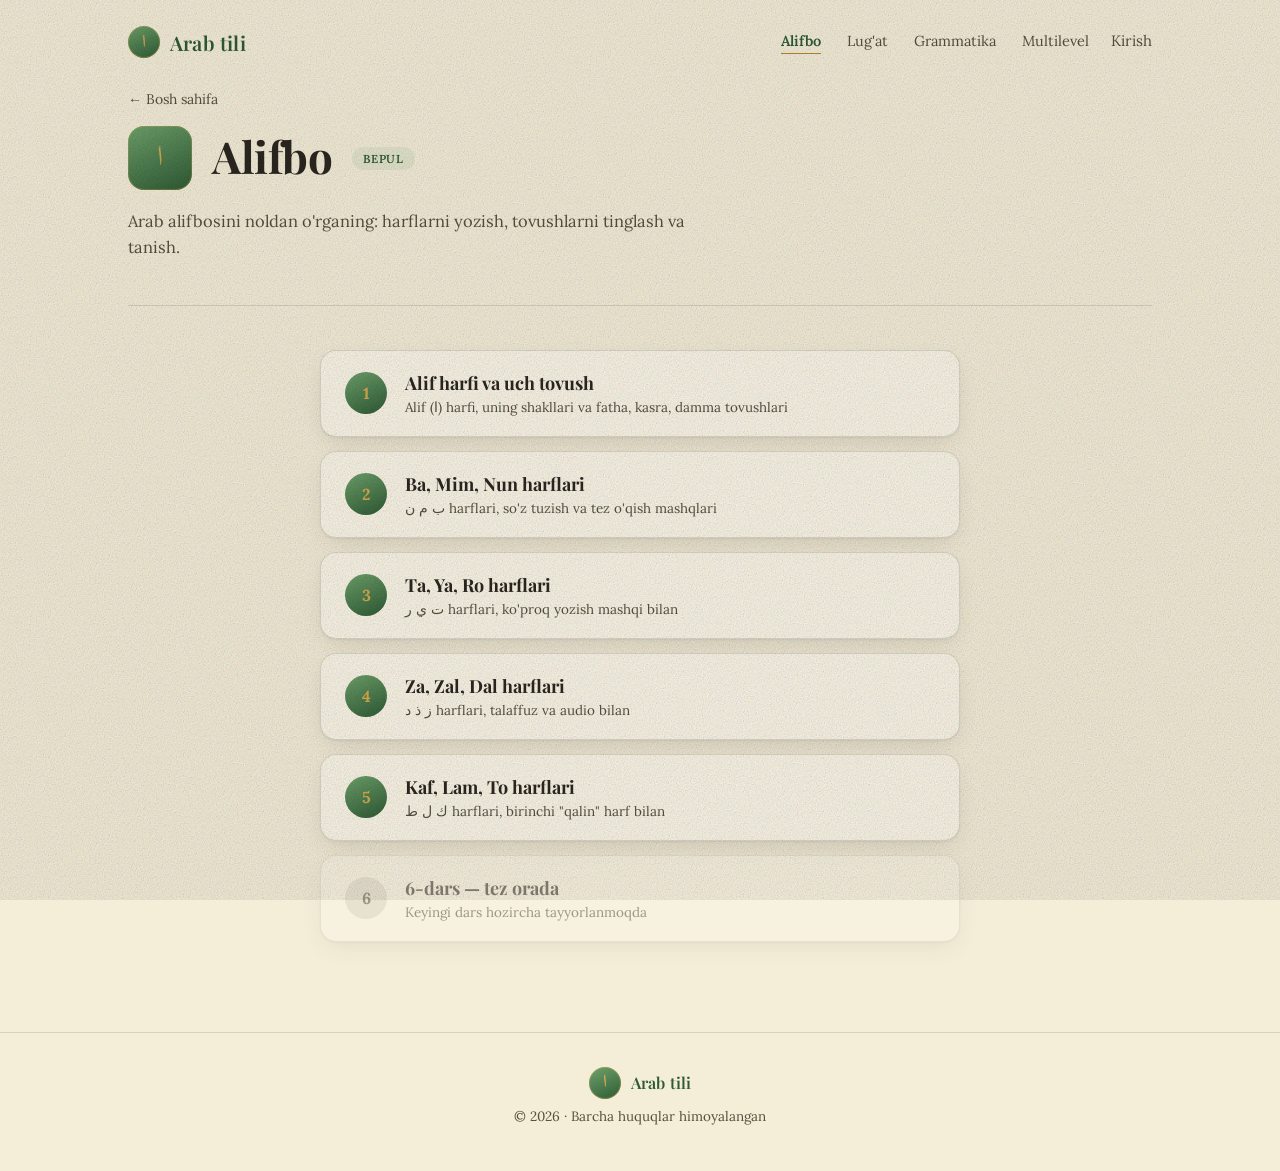
<file: alifbo.html>
<!DOCTYPE html>
<html lang="uz">
<head>
<meta charset="UTF-8">
<meta name="viewport" content="width=device-width, initial-scale=1.0">
<title>Alifbo — Arab tili</title>
<link rel="preconnect" href="https://fonts.googleapis.com">
<link rel="preconnect" href="https://fonts.gstatic.com" crossorigin>
<link href="https://fonts.googleapis.com/css2?family=Playfair+Display:ital,wght@0,500;0,600;0,700;0,800;1,500&family=Lora:ital,wght@0,400;0,500;0,600;1,400&family=Amiri:ital@0;1&display=swap" rel="stylesheet">
<link rel="stylesheet" href="styles.css">
</head>
<body>

<header>
  <div class="wrap header-row">
    <a class="brand" href="index.html">
      <span class="brand-mark" aria-hidden="true">ا</span>
      Arab tili
    </a>
    <div class="header-actions">
      <nav class="main-nav">
        <a href="alifbo.html" class="active" aria-current="page">Alifbo</a>
        <a href="lugat.html">Lug'at</a>
        <a href="grammatika.html">Grammatika</a>
        <a href="multilevel.html">Multilevel</a>
      </nav>
      <a class="login-link" href="#">Kirish</a>
    </div>
  </div>
</header>

<main class="wrap">
  <section class="section-hero">
    <a class="back-link" href="index.html">&larr; Bosh sahifa</a>
    <div class="section-hero-top">
      <span class="section-hero-icon" aria-hidden="true">ا</span>
      <div>
        <h1>Alifbo</h1>
      </div>
      <span class="badge badge-free">Bepul</span>
    </div>
    <p class="section-hero-desc">Arab alifbosini noldan o'rganing: harflarni yozish, tovushlarni tinglash va tanish.</p>
  </section>

  <div class="lesson-list">
    <a class="lesson-item" href="alifbo-dars1.html">
      <span class="lesson-num">1</span>
      <span class="lesson-info">
        <h4>Alif harfi va uch tovush</h4>
        <p>Alif (ا) harfi, uning shakllari va fatha, kasra, damma tovushlari</p>
      </span>
    </a>
    <a class="lesson-item" href="alifbo-dars2.html">
      <span class="lesson-num">2</span>
      <span class="lesson-info">
        <h4>Ba, Mim, Nun harflari</h4>
        <p>ب م ن harflari, so'z tuzish va tez o'qish mashqlari</p>
      </span>
    </a>
    <a class="lesson-item" href="alifbo-dars3.html">
      <span class="lesson-num">3</span>
      <span class="lesson-info">
        <h4>Ta, Ya, Ro harflari</h4>
        <p>ت ي ر harflari, ko'proq yozish mashqi bilan</p>
      </span>
    </a>
    <a class="lesson-item" href="alifbo-dars4.html">
      <span class="lesson-num">4</span>
      <span class="lesson-info">
        <h4>Za, Zal, Dal harflari</h4>
        <p>ز ذ د harflari, talaffuz va audio bilan</p>
      </span>
    </a>
    <a class="lesson-item" href="alifbo-dars5.html">
      <span class="lesson-num">5</span>
      <span class="lesson-info">
        <h4>Kaf, Lam, To harflari</h4>
        <p>ك ل ط harflari, birinchi "qalin" harf bilan</p>
      </span>
    </a>
    <span class="lesson-item disabled">
      <span class="lesson-num">6</span>
      <span class="lesson-info">
        <h4>6-dars — tez orada</h4>
        <p>Keyingi dars hozircha tayyorlanmoqda</p>
      </span>
    </span>
  </div>
</main>
<footer>
  <a class="brand" href="index.html">
    <span class="brand-mark" aria-hidden="true">ا</span>
    Arab tili
  </a>
  &copy; 2026 · Barcha huquqlar himoyalangan
</footer>
</body>
</html>
</file>
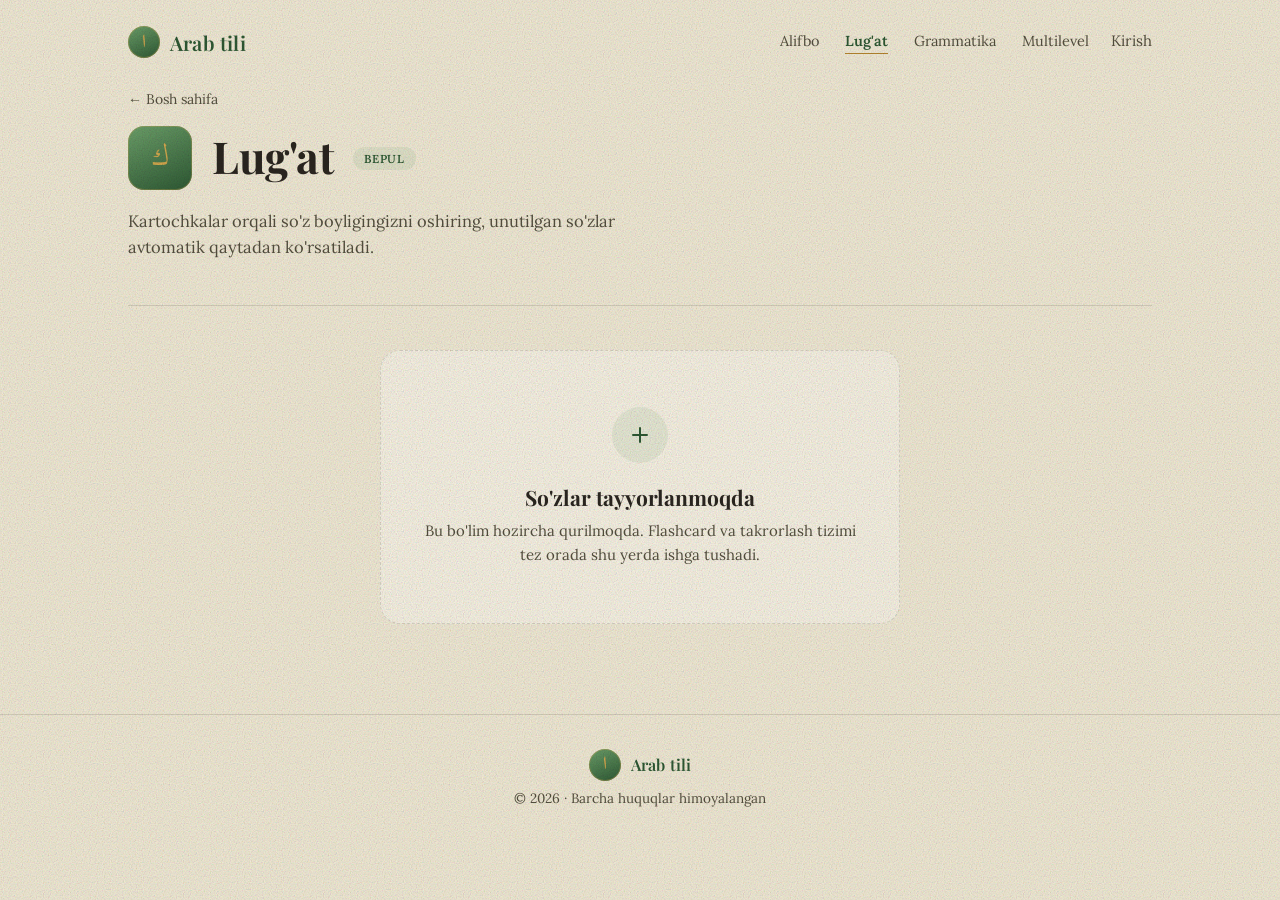
<file: lugat.html>
<!DOCTYPE html>
<html lang="uz">
<head>
<meta charset="UTF-8">
<meta name="viewport" content="width=device-width, initial-scale=1.0">
<title>Lug'at — Arab tili</title>
<link rel="preconnect" href="https://fonts.googleapis.com">
<link rel="preconnect" href="https://fonts.gstatic.com" crossorigin>
<link href="https://fonts.googleapis.com/css2?family=Playfair+Display:ital,wght@0,500;0,600;0,700;0,800;1,500&family=Lora:ital,wght@0,400;0,500;0,600;1,400&family=Amiri:ital@0;1&display=swap" rel="stylesheet">
<link rel="stylesheet" href="styles.css">
</head>
<body>

<header>
  <div class="wrap header-row">
    <a class="brand" href="index.html">
      <span class="brand-mark" aria-hidden="true">ا</span>
      Arab tili
    </a>
    <div class="header-actions">
      <nav class="main-nav">
        <a href="alifbo.html">Alifbo</a>
        <a href="lugat.html" class="active" aria-current="page">Lug'at</a>
        <a href="grammatika.html">Grammatika</a>
        <a href="multilevel.html">Multilevel</a>
      </nav>
      <a class="login-link" href="#">Kirish</a>
    </div>
  </div>
</header>

<main class="wrap">
  <section class="section-hero">
    <a class="back-link" href="index.html">&larr; Bosh sahifa</a>
    <div class="section-hero-top">
      <span class="section-hero-icon" aria-hidden="true">ﻙ</span>
      <div>
        <h1>Lug'at</h1>
      </div>
      <span class="badge badge-free">Bepul</span>
    </div>
    <p class="section-hero-desc">Kartochkalar orqali so'z boyligingizni oshiring, unutilgan so'zlar avtomatik qaytadan ko'rsatiladi.</p>
  </section>

  <div class="empty-state">
    <div class="empty-state-icon" aria-hidden="true">
      <svg width="24" height="24" viewBox="0 0 24 24" fill="none"><path d="M12 5v14M5 12h14" stroke="currentColor" stroke-width="2" stroke-linecap="round"/></svg>
    </div>
    <h3>So'zlar tayyorlanmoqda</h3>
    <p>Bu bo'lim hozircha qurilmoqda. Flashcard va takrorlash tizimi tez orada shu yerda ishga tushadi.</p>
  </div>
</main>
<footer>
  <a class="brand" href="index.html">
    <span class="brand-mark" aria-hidden="true">ا</span>
    Arab tili
  </a>
  &copy; 2026 · Barcha huquqlar himoyalangan
</footer>
</body>
</html>
</file>
<file: styles.css>
:root{
    --parchment: #f4edd8;
    --parchment-deep: #e9ddb9;
    --parchment-card: #faf5e6;
    --ink: #2b2620;
    --ink-soft: #55503f;
    --teal: #6fa36c;
    --teal-deep: #2e5a34;
    --teal-tint: rgba(111,163,108,0.12);
    --gold: #b8862e;
    --gold-light: #d4a94e;
    --rose: #8b3a3a;
    --line: rgba(43,38,32,0.14);
    --shadow: 0 1px 2px rgba(43,38,32,0.06), 0 8px 24px -8px rgba(43,38,32,0.18);
  }

  *{ box-sizing: border-box; }
  html{ scroll-behavior: smooth; }

  body{
    margin:0;
    background: var(--parchment);
    color: var(--ink);
    font-family: 'Lora', serif;
    -webkit-font-smoothing: antialiased;
    position: relative;
    overflow-x: hidden;
  }

  /* subtle paper grain */
  body::before{
    content:"";
    position: fixed;
    inset:0;
    pointer-events: none;
    z-index: 2000;
    opacity: 0.5;
    mix-blend-mode: multiply;
    background-image: url("data:image/svg+xml,%3Csvg xmlns='http://www.w3.org/2000/svg' width='140' height='140'%3E%3Cfilter id='n'%3E%3CfeTurbulence type='fractalNoise' baseFrequency='0.85' numOctaves='2' stitchTiles='stitch'/%3E%3CfeColorMatrix type='matrix' values='0 0 0 0 0  0 0 0 0 0  0 0 0 0 0  0 0 0 0 0.03 0'/%3E%3C/filter%3E%3Crect width='100%25' height='100%25' filter='url(%23n)'/%3E%3C/svg%3E");
  }

  a{ color: inherit; }

  :focus-visible{
    outline: 2px solid var(--teal);
    outline-offset: 3px;
    border-radius: 4px;
  }

  @media (prefers-reduced-motion: reduce){
    *{ animation-duration: 0.01ms !important; animation-iteration-count: 1 !important; transition-duration: 0.01ms !important; scroll-behavior: auto !important; }
  }

  .wrap{
    max-width: 1080px;
    margin: 0 auto;
    padding: 0 28px;
  }

  /* ---------- Header ---------- */
  header{
    padding: 26px 0 10px;
    position: relative;
    z-index: 10;
  }
  .header-row{
    display:flex;
    align-items:center;
    justify-content: space-between;
  }
  .brand{
    display:flex;
    align-items:center;
    gap:10px;
    font-family:'Playfair Display', serif;
    font-weight: 600;
    font-size: 20px;
    letter-spacing: 0.01em;
    color: var(--teal-deep);
    text-decoration:none;
  }
  .brand-mark{
    width: 32px; height:32px;
    border-radius: 50%;
    background: linear-gradient(155deg, var(--teal), var(--teal-deep));
    display:flex; align-items:center; justify-content:center;
    color: var(--gold-light);
    font-family:'Amiri', serif;
    font-size: 18px;
    box-shadow: inset 0 0 0 1px rgba(212,169,78,0.35);
    flex-shrink:0;
  }
  .login-link{
    font-size: 15px;
    color: var(--ink-soft);
    text-decoration:none;
    border-bottom: 1px solid transparent;
    transition: border-color .2s ease, color .2s ease;
    padding-bottom: 2px;
  }
  .login-link:hover{ color: var(--teal-deep); border-color: var(--gold); }

  /* ---------- Hero ---------- */
  .hero{
    text-align:center;
    padding: 64px 0 8px;
  }
  .eyebrow-ar{
    font-family:'Amiri', serif;
    font-style: italic;
    font-size: 22px;
    color: var(--gold);
    letter-spacing: 0.02em;
    margin: 0 0 6px;
    direction: rtl;
  }
  h1{
    font-family:'Playfair Display', serif;
    font-weight: 700;
    font-size: clamp(52px, 10vw, 96px);
    line-height: 1;
    letter-spacing: -0.01em;
    margin: 0;
    color: var(--ink);
  }
  .tagline{
    max-width: 480px;
    margin: 22px auto 0;
    font-size: 18px;
    line-height: 1.6;
    color: var(--ink-soft);
  }
  .cta-row{
    margin-top: 34px;
    display:flex;
    justify-content:center;
    gap: 16px;
    flex-wrap: wrap;
  }
  .btn{
    font-family:'Lora', serif;
    font-size: 16px;
    font-weight: 600;
    padding: 15px 34px;
    border-radius: 999px;
    text-decoration:none;
    display:inline-flex;
    align-items:center;
    gap: 8px;
    transition: transform .18s ease, box-shadow .18s ease, background .18s ease;
    cursor:pointer;
    border: none;
  }
  .btn-primary{
    background: linear-gradient(155deg, var(--gold-light), var(--gold));
    color: var(--teal-deep);
    box-shadow: 0 1px 0 rgba(255,255,255,0.4) inset, 0 10px 24px -10px rgba(184,134,46,0.65);
  }
  .btn-primary:hover{ transform: translateY(-2px); box-shadow: 0 1px 0 rgba(255,255,255,0.4) inset, 0 14px 28px -10px rgba(184,134,46,0.75); }
  .btn-ghost{
    background: transparent;
    color: var(--teal-deep);
    box-shadow: inset 0 0 0 1.5px var(--line);
  }
  .btn-ghost:hover{ box-shadow: inset 0 0 0 1.5px var(--teal); }

  /* ---------- Sections grid ---------- */
  .sections{
    padding: 12px 0 90px;
  }
  .section-label{
    text-align:center;
    font-size: 13px;
    letter-spacing: 0.16em;
    text-transform: uppercase;
    color: var(--ink-soft);
    margin: 0 0 34px;
  }

  .featured-card{
    background: var(--parchment-card);
    border-radius: 22px;
    box-shadow: var(--shadow);
    border: 1px solid var(--line);
    padding: 34px 38px;
    display:flex;
    align-items:center;
    gap: 28px;
    margin-bottom: 22px;
    position: relative;
    overflow:hidden;
    text-decoration:none;
    color: inherit;
    transition: transform .22s ease, box-shadow .22s ease;
  }
  .featured-card:hover{ transform: translateY(-3px); box-shadow: 0 1px 2px rgba(43,38,32,0.08), 0 18px 34px -12px rgba(43,38,32,0.28); }
  .featured-card::after{
    content:"";
    position:absolute;
    right:-40px; top:-40px;
    width: 180px; height:180px;
    background: radial-gradient(circle, var(--teal-tint), transparent 70%);
    pointer-events:none;
  }
  .featured-icon{
    flex-shrink:0;
    width: 74px; height:74px;
    border-radius: 18px;
    background: linear-gradient(155deg, var(--teal), var(--teal-deep));
    display:flex; align-items:center; justify-content:center;
    font-family:'Amiri', serif;
    font-size: 34px;
    color: var(--gold-light);
    box-shadow: inset 0 0 0 1px rgba(212,169,78,0.3);
  }
  .featured-body{ flex:1; min-width:0; }
  .featured-top{ display:flex; align-items:center; gap: 12px; flex-wrap:wrap; margin-bottom: 6px; }
  .featured-title{
    font-family:'Playfair Display', serif;
    font-weight: 600;
    font-size: 26px;
    margin:0;
  }
  .badge{
    font-size: 11.5px;
    letter-spacing: 0.06em;
    text-transform: uppercase;
    font-family: 'Lora', serif;
    font-weight: 600;
    padding: 4px 11px;
    border-radius: 999px;
    white-space: nowrap;
  }
  .badge-free{ background: var(--teal-tint); color: var(--teal-deep); }
  .badge-premium{ background: rgba(184,134,46,0.14); color: var(--gold); }
  .featured-desc{
    font-size: 15.5px;
    color: var(--ink-soft);
    line-height: 1.55;
    margin: 0 0 14px;
    max-width: 520px;
  }
  .progress-row{ display:flex; align-items:center; gap: 12px; }
  .progress-track{
    flex:1;
    max-width: 260px;
    height: 6px;
    border-radius: 999px;
    background: rgba(43,38,32,0.1);
    overflow:hidden;
  }
  .progress-fill{
    height:100%;
    border-radius: 999px;
    background: linear-gradient(90deg, var(--gold), var(--gold-light));
  }
  .progress-text{ font-size: 13px; color: var(--ink-soft); white-space:nowrap; }
  .featured-arrow{
    flex-shrink:0;
    width: 42px; height:42px;
    border-radius: 50%;
    box-shadow: inset 0 0 0 1.5px var(--line);
    display:flex; align-items:center; justify-content:center;
    color: var(--teal-deep);
    transition: background .2s ease, box-shadow .2s ease;
  }
  .featured-card:hover .featured-arrow{ background: var(--gold); box-shadow:none; color: var(--teal-deep); }

  .grid{
    display:grid;
    grid-template-columns: 1fr 1fr;
    gap: 20px;
  }
  .card{
    background: var(--parchment-card);
    border: 1px solid var(--line);
    border-radius: 20px;
    padding: 28px 26px;
    text-decoration:none;
    color: inherit;
    display:flex;
    flex-direction: column;
    gap: 14px;
    position: relative;
    box-shadow: var(--shadow);
    transition: transform .22s ease, box-shadow .22s ease, opacity .2s ease;
  }
  .card:hover{ transform: translateY(-3px); box-shadow: 0 1px 2px rgba(43,38,32,0.08), 0 18px 34px -12px rgba(43,38,32,0.28); }
  .card.locked{ opacity: 0.72; }
  .card.locked:hover{ opacity: 0.9; }
  .card-icon{
    width: 52px; height:52px;
    border-radius: 14px;
    background: var(--teal-tint);
    color: var(--teal-deep);
    display:flex; align-items:center; justify-content:center;
    font-family:'Amiri', serif;
    font-size: 24px;
  }
  .card.locked .card-icon{ background: rgba(139,58,58,0.09); color: var(--rose); }
  .card-top{ display:flex; align-items:flex-start; justify-content: space-between; gap: 10px; }
  .card-title{
    font-family:'Playfair Display', serif;
    font-weight: 600;
    font-size: 21px;
    margin: 2px 0 0;
  }
  .card-desc{
    font-size: 14.5px;
    color: var(--ink-soft);
    line-height: 1.55;
    margin:0;
    flex:1;
  }
  .card-foot{ display:flex; align-items:center; justify-content: space-between; gap:10px; margin-top: 2px;}
  .lock-icon{ color: var(--rose); display:flex; align-items:center; gap:5px; font-size: 13px; font-weight:600; }
  .card .progress-track{ max-width: none; }

  footer{
    padding: 34px 0 46px;
    text-align:center;
    color: var(--ink-soft);
    font-size: 13.5px;
    border-top: 1px solid var(--line);
  }
  footer .brand{ justify-content:center; margin-bottom: 8px; font-size: 16px; }

  @media (max-width: 720px){
    .grid{ grid-template-columns: 1fr; }
    .featured-card{ flex-direction:column; align-items:flex-start; text-align:left; }
    .featured-arrow{ display:none; }
    .hero{ padding-top: 44px; }
  }

  /* ---------- Shared nav ---------- */
  nav.main-nav{
    display:flex;
    align-items:center;
    gap: 26px;
  }
  nav.main-nav a{
    font-size: 14.5px;
    color: var(--ink-soft);
    text-decoration:none;
    padding-bottom: 3px;
    border-bottom: 1px solid transparent;
    transition: color .2s ease, border-color .2s ease;
  }
  nav.main-nav a:hover{ color: var(--teal-deep); }
  nav.main-nav a.active{
    color: var(--teal-deep);
    font-weight: 600;
    border-color: var(--gold);
  }
  .header-actions{ display:flex; align-items:center; gap: 22px; }

  /* ---------- Section page hero ---------- */
  .back-link{
    display:inline-flex;
    align-items:center;
    gap: 6px;
    font-size: 14px;
    color: var(--ink-soft);
    text-decoration:none;
    margin-bottom: 18px;
  }
  .back-link:hover{ color: var(--teal-deep); }
  .section-hero{
    padding: 20px 0 44px;
    border-bottom: 1px solid var(--line);
    margin-bottom: 44px;
  }
  .section-hero-top{
    display:flex;
    align-items:center;
    gap: 20px;
    margin-bottom: 18px;
    flex-wrap: wrap;
  }
  .section-hero-icon{
    width: 64px; height:64px;
    border-radius: 16px;
    background: linear-gradient(155deg, var(--teal), var(--teal-deep));
    display:flex; align-items:center; justify-content:center;
    font-family:'Amiri', serif;
    font-size: 28px;
    color: var(--gold-light);
    box-shadow: inset 0 0 0 1px rgba(212,169,78,0.3);
    flex-shrink:0;
  }
  .section-hero-icon.rose{ background: linear-gradient(155deg, #a5605f, var(--rose)); }
  .section-hero h1{
    font-family:'Playfair Display', serif;
    font-weight: 700;
    font-size: clamp(32px, 5vw, 44px);
    margin: 0 0 4px;
    line-height:1.1;
  }
  .section-hero-desc{
    max-width: 560px;
    font-size: 16.5px;
    color: var(--ink-soft);
    line-height: 1.6;
    margin: 0;
  }

  /* ---------- Empty state (free sections, content not built yet) ---------- */
  .empty-state{
    background: var(--parchment-card);
    border: 1px dashed var(--line);
    border-radius: 20px;
    padding: 56px 32px;
    text-align:center;
    max-width: 520px;
    margin: 0 auto;
  }
  .empty-state-icon{
    width: 56px; height:56px;
    margin: 0 auto 20px;
    border-radius: 50%;
    background: var(--teal-tint);
    color: var(--teal-deep);
    display:flex; align-items:center; justify-content:center;
  }
  .empty-state h3{
    font-family:'Playfair Display', serif;
    font-size: 21px;
    margin: 0 0 8px;
  }
  .empty-state p{
    font-size: 15px;
    color: var(--ink-soft);
    line-height: 1.6;
    margin: 0;
  }

  /* ---------- Access gate (premium sections) ---------- */
  .gate{
    background: var(--parchment-card);
    border: 1px solid var(--line);
    border-radius: 22px;
    box-shadow: var(--shadow);
    padding: 48px 40px;
    max-width: 480px;
    margin: 0 auto;
    text-align:center;
  }
  .gate-icon{
    width: 60px; height:60px;
    margin: 0 auto 22px;
    border-radius: 16px;
    background: linear-gradient(155deg, #a5605f, var(--rose));
    color: #f4e9dc;
    display:flex; align-items:center; justify-content:center;
  }
  .gate h3{
    font-family:'Playfair Display', serif;
    font-size: 24px;
    margin: 0 0 10px;
  }
  .gate p{
    font-size: 15px;
    color: var(--ink-soft);
    line-height: 1.6;
    margin: 0 0 26px;
  }
  .gate-form{
    display:flex;
    gap: 10px;
    margin-bottom: 14px;
  }
  .gate-form input{
    flex:1;
    font-family: 'Lora', serif;
    font-size: 15px;
    padding: 13px 16px;
    border-radius: 12px;
    border: 1px solid var(--line);
    background: var(--parchment);
    color: var(--ink);
  }
  .gate-form input:focus{ outline: 2px solid var(--teal); outline-offset: 1px; }
  .gate-note{ font-size: 13.5px; color: var(--ink-soft); }
  .gate-note a{ color: var(--teal-deep); font-weight:600; text-decoration:none; border-bottom:1px solid var(--gold); }
  .gate-msg{
    font-size: 14px;
    margin-top: 14px;
    min-height: 20px;
  }
  .gate-msg.error{ color: var(--rose); }
  .gate-msg.ok{ color: var(--teal-deep); }

  main.wrap{ padding-bottom: 90px; }

  @media (max-width: 760px){
    nav.main-nav{ display:none; }
  }

  /* ---------- Lesson list (used on section overview pages) ---------- */
  .lesson-list{ display:flex; flex-direction:column; gap:14px; max-width: 640px; margin: 0 auto; }
  .lesson-item{
    display:flex; align-items:center; gap:18px;
    background: var(--parchment-card);
    border: 1px solid var(--line);
    border-radius: 16px;
    padding: 20px 24px;
    text-decoration:none;
    color: inherit;
    box-shadow: var(--shadow);
    transition: transform .18s ease, box-shadow .18s ease;
  }
  .lesson-item:hover{ transform: translateY(-2px); box-shadow: 0 1px 2px rgba(43,38,32,0.08), 0 14px 28px -10px rgba(43,38,32,0.25); }
  .lesson-item.disabled{ opacity: 0.55; cursor:default; pointer-events:none; }
  .lesson-num{
    width: 42px; height:42px; border-radius: 50%; flex-shrink:0;
    background: linear-gradient(155deg, var(--teal), var(--teal-deep));
    color: var(--gold-light); font-family:'Lora',serif; font-weight:700; font-size:16px;
    display:flex; align-items:center; justify-content:center;
  }
  .lesson-item.disabled .lesson-num{ background: var(--line); color: var(--ink-soft); }
  .lesson-info{ flex:1; min-width:0; }
  .lesson-info h4{ font-family:'Playfair Display', serif; font-size: 18px; margin:0 0 3px; }
  .lesson-info p{ font-size: 13.5px; color: var(--ink-soft); margin:0; }
</file>
